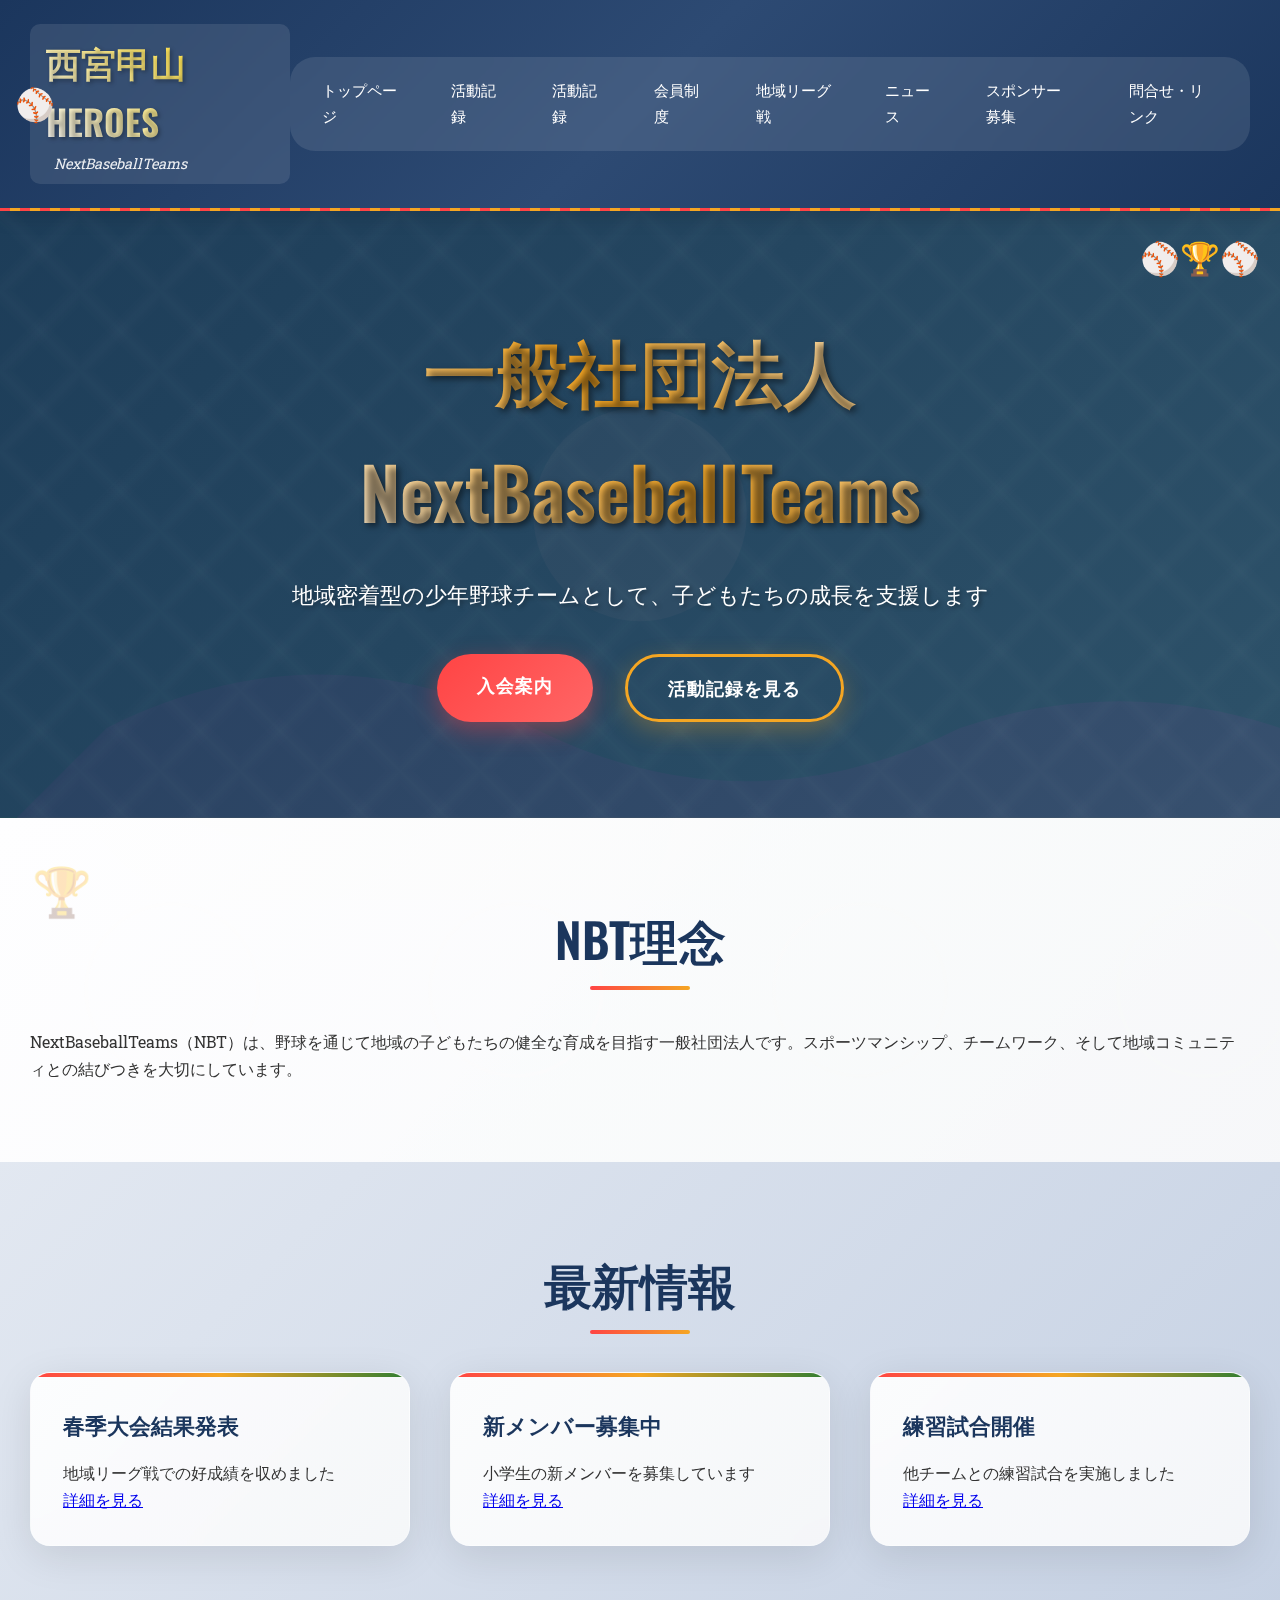
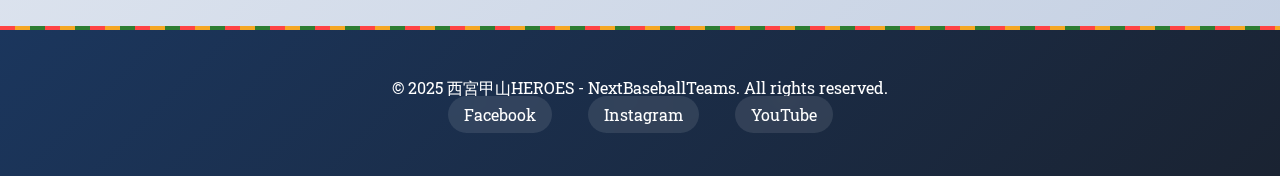
<file: index.html>
<!DOCTYPE html>
<!-- 
    メインページ（index.html） - 西宮甲山HEROESの公式ウェブサイトのトップページ
    このページは一般社団法人NextBaseballTeams（NBT）の西宮甲山HEROESチームの顔となるページです。
    チームの概要、理念、最新情報を訪問者に分かりやすく提示する役割を持ちます。
-->
<html lang="ja">
<head>
    <!-- HTMLページのメタ情報を定義するhead要素 -->
    <meta charset="UTF-8"> <!-- 文字エンコーディングをUTF-8に設定（日本語対応） -->
    <meta name="viewport" content="width=device-width, initial-scale=1.0"> <!-- レスポンシブデザイン対応のビューポート設定 -->
    <title>西宮甲山HEROES - NBT公式サイト</title> <!-- ブラウザのタブに表示されるページタイトル -->
    <link rel="stylesheet" href="assets/css/enhanced-styles.css"> <!-- 外部CSSファイルを読み込み -->
</head>
<body>
    <!-- ページ全体のコンテンツを囲むbody要素 -->
    
    <!-- ページ上部のヘッダーセクション：サイト全体で共通の要素 -->
    <header>
        <!-- サイト内ナビゲーションを提供するnav要素 -->
        <nav>
            <!-- チームロゴとサイト名を表示するロゴエリア -->
            <div class="logo">
                <h1>西宮甲山HEROES</h1> <!-- メインのチーム名 -->
                <p>NextBaseballTeams</p> <!-- 所属団体名 -->
            </div>
            
            <!-- サイト内の主要ページへのナビゲーションメニュー -->
            <ul class="nav-menu">
                <li><a href="index.html">トップページ</a></li> <!-- 現在のページ（ホーム） -->
                <li><a href="activities.html">活動記録</a></li> <!-- チームの活動履歴ページ -->
                <li><a href="pages/activities.html">活動記録</a></li>
                <li><a href="pages/membership.html">会員制度</a></li> <!-- 入会・会員情報ページ -->
                <li><a href="pages/league.html">地域リーグ戦</a></li> <!-- 試合スケジュールと結果ページ -->
                <li><a href="pages/news.html">ニュース</a></li> <!-- 最新情報・お知らせページ -->
                <li><a href="pages/sponsors.html">スポンサー募集</a></li> <!-- スポンサーシップ案内ページ -->
                <li><a href="pages/contact.html">問合せ・リンク</a></li> <!-- 連絡先・関連リンクページ -->
            </ul>
        </nav>
    </header>

    <!-- メインコンテンツエリア：ページ固有の内容を含む -->
    <main>
        <!-- ヒーローセクション：訪問者が最初に目にする印象的な導入部分 -->
        <section class="hero">
            <div class="hero-content">
                <h2>一般社団法人NextBaseballTeams</h2> <!-- 正式な団体名を大きく表示 -->
                <p>地域密着型の少年野球チームとして、子どもたちの成長を支援します</p> <!-- チームのミッション文 -->
                
                <!-- 主要なアクション（CTA：Call To Action）ボタンエリア -->
                <div class="cta-buttons">
                    <a href="pages/membership.html" class="btn primary">入会案内</a> <!-- 最も重要なアクション：入会への導線 -->
                    <a href="activities.html" class="btn secondary">活動記録を見る</a> <!-- セカンダリアクション：活動内容の確認 -->
                </div>
            </div>
        </section>

        <!-- NBT理念セクション：団体の理念と目標を説明 -->
        <section class="nbt-philosophy">
            <div class="container"> <!-- レイアウト調整用のコンテナ -->
                <h2>NBT理念</h2> <!-- セクションタイトル -->
                <!-- 団体の理念・目的・価値観を詳しく説明するテキスト -->
                <p>NextBaseballTeams（NBT）は、野球を通じて地域の子どもたちの健全な育成を目指す一般社団法人です。スポーツマンシップ、チームワーク、そして地域コミュニティとの結びつきを大切にしています。</p>
            </div>
        </section>

        <!-- 最新情報セクション：重要なニュースや更新をハイライト表示 -->
        <section class="latest-news">
            <div class="container">
                <h2>最新情報</h2> <!-- セクションタイトル -->
                
                <!-- ニュース項目をグリッドレイアウトで表示するコンテナ -->
                <div class="news-grid">
                    <!-- 個別のニュース記事：spring tournament結果 -->
                    <article class="news-item">
                        <h3>春季大会結果発表</h3> <!-- ニュースタイトル -->
                        <p>地域リーグ戦での好成績を収めました</p> <!-- ニュース概要 -->
                        <a href="pages/news.html">詳細を見る</a> <!-- 詳細ページへのリンク -->
                    </article>
                    
                    <!-- 個別のニュース記事：メンバー募集 -->
                    <article class="news-item">
                        <h3>新メンバー募集中</h3> <!-- ニュースタイトル -->
                        <p>小学生の新メンバーを募集しています</p> <!-- ニュース概要 -->
                        <a href="pages/membership.html">詳細を見る</a> <!-- 会員制度ページへのリンク -->
                    </article>
                    
                    <!-- 個別のニュース記事：練習試合報告 -->
                    <article class="news-item">
                        <h3>練習試合開催</h3> <!-- ニュースタイトル -->
                        <p>他チームとの練習試合を実施しました</p> <!-- ニュース概要 -->
                        <a href="activities.html">詳細を見る</a> <!-- 活動記録ページへのリンク -->
                    </article>
                </div>
            </div>
        </section>
    </main>

    <!-- サイト下部のフッターセクション：著作権情報とソーシャルリンク -->
    <footer>
        <div class="container">
            <!-- 著作権表示：法的保護とブランド所有権の明示 -->
            <p>&copy; 2025 西宮甲山HEROES - NextBaseballTeams. All rights reserved.</p>
            
            <!-- ソーシャルメディアリンク：外部プラットフォームでの情報発信 -->
            <div class="social-links">
                <a href="#">Facebook</a> <!-- Facebookページへのリンク（未実装） -->
                <a href="#">Instagram</a> <!-- Instagramアカウントへのリンク（未実装） -->
                <a href="#">YouTube</a> <!-- YouTubeチャンネルへのリンク（未実装） -->
            </div>
        </div>
    </footer>

    <!-- JavaScriptファイルの読み込み：インタラクティブ機能を提供 -->
    <script src="assets/js/script.js"></script>
</body>
</html>
</file>
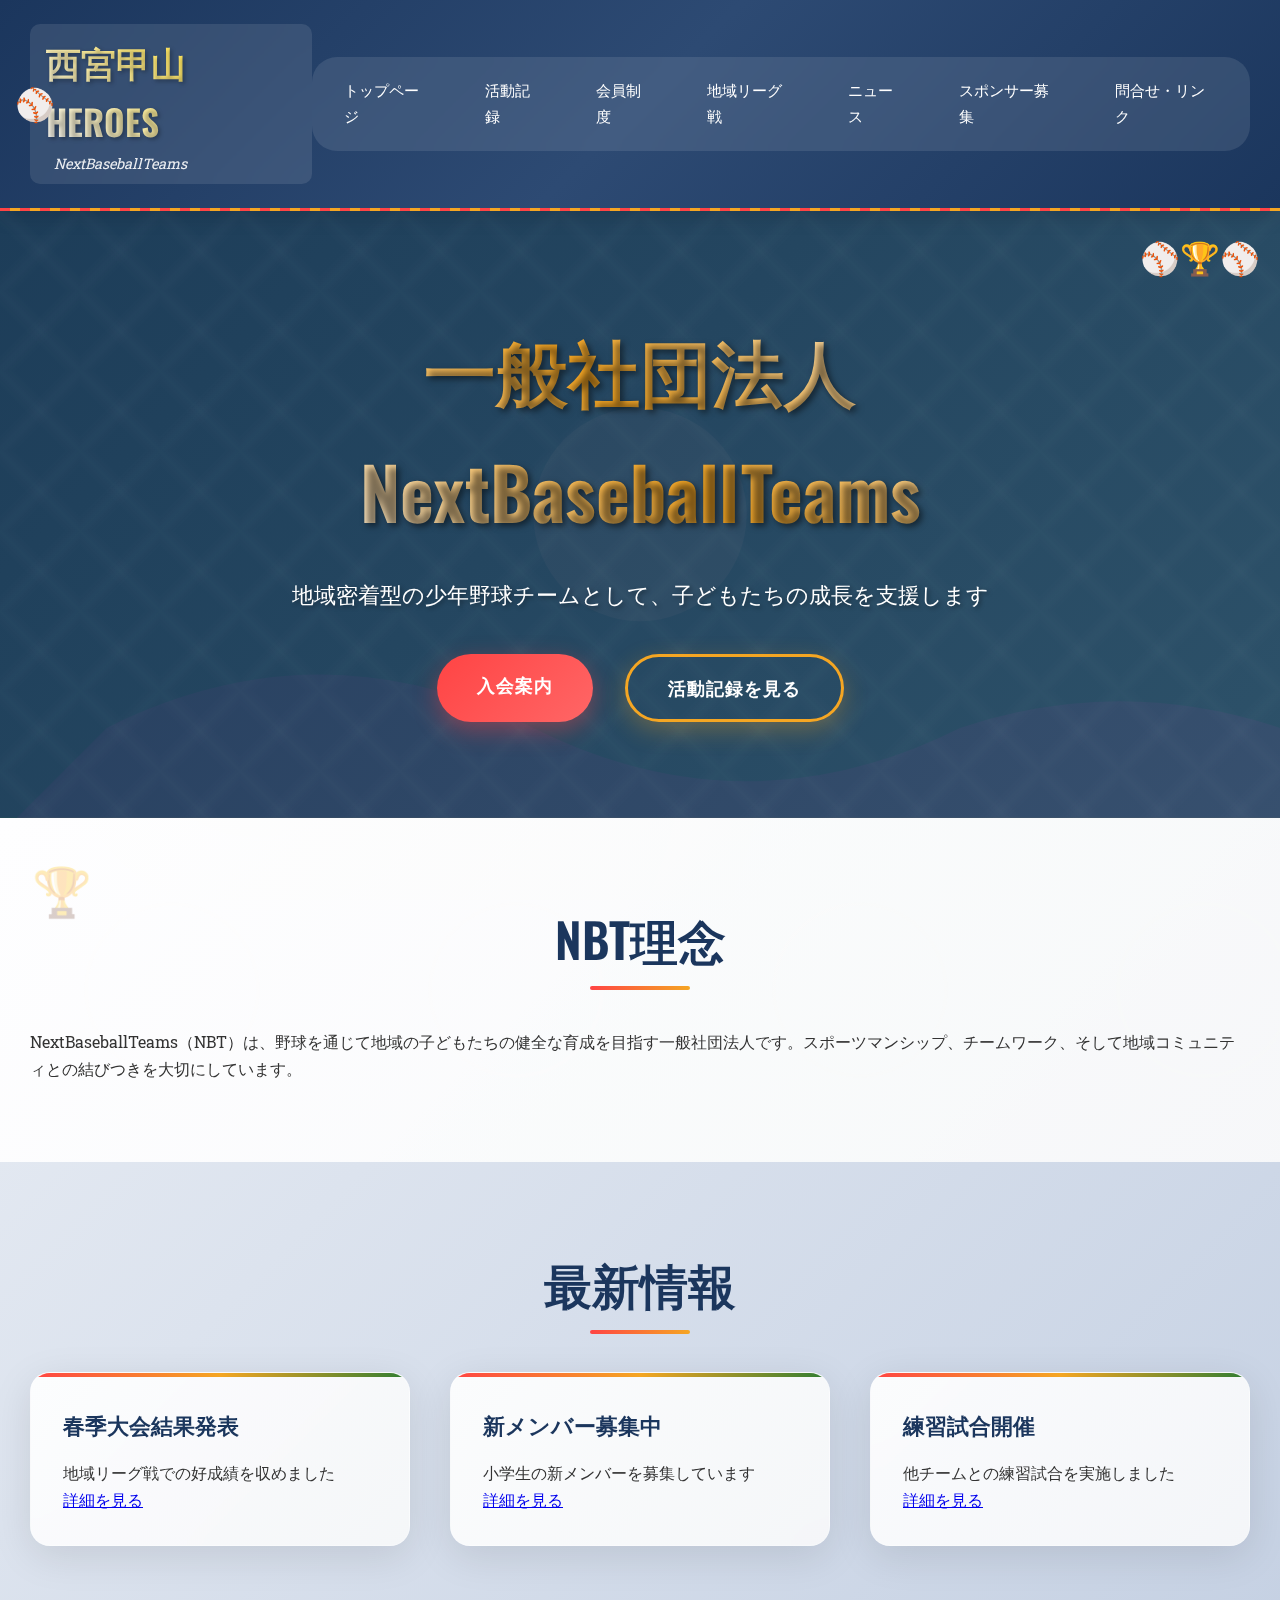
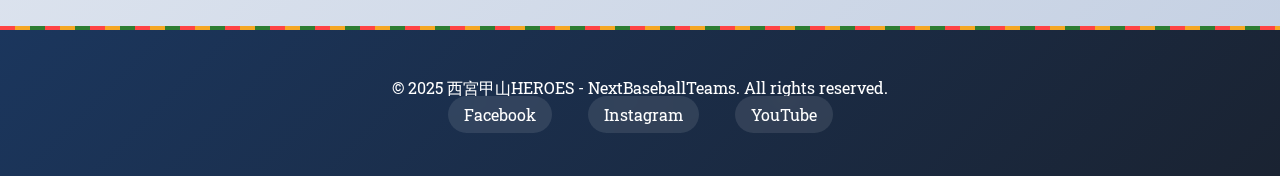
<file: pages/index.html>
<!DOCTYPE html>
<!-- 
    メインページ（index.html） - 西宮甲山HEROESの公式ウェブサイトのトップページ
    このページは一般社団法人NextBaseballTeams（NBT）の西宮甲山HEROESチームの顔となるページです。
    チームの概要、理念、最新情報を訪問者に分かりやすく提示する役割を持ちます。
-->
<html lang="ja">
<head>
    <!-- HTMLページのメタ情報を定義するhead要素 -->
    <meta charset="UTF-8"> <!-- 文字エンコーディングをUTF-8に設定（日本語対応） -->
    <meta name="viewport" content="width=device-width, initial-scale=1.0"> <!-- レスポンシブデザイン対応のビューポート設定 -->
    <title>西宮甲山HEROES - NBT公式サイト</title> <!-- ブラウザのタブに表示されるページタイトル -->
    <link rel="stylesheet" href="../assets/css/enhanced-styles.css"> <!-- 外部CSSファイルを読み込み -->
</head>
<body>
    <!-- ページ全体のコンテンツを囲むbody要素 -->
    
    <!-- ページ上部のヘッダーセクション：サイト全体で共通の要素 -->
    <header>
        <!-- サイト内ナビゲーションを提供するnav要素 -->
        <nav>
            <!-- チームロゴとサイト名を表示するロゴエリア -->
            <div class="logo">
                <h1>西宮甲山HEROES</h1> <!-- メインのチーム名 -->
                <p>NextBaseballTeams</p> <!-- 所属団体名 -->
            </div>
            
            <!-- サイト内の主要ページへのナビゲーションメニュー -->
            <ul class="nav-menu">
                <li><a href="index.html">トップページ</a></li> <!-- 現在のページ（ホーム） -->
                <li><a href="activities.html">活動記録</a></li> <!-- チームの活動履歴ページ -->
                <li><a href="membership.html">会員制度</a></li> <!-- 入会・会員情報ページ -->
                <li><a href="league.html">地域リーグ戦</a></li> <!-- 試合スケジュールと結果ページ -->
                <li><a href="news.html">ニュース</a></li> <!-- 最新情報・お知らせページ -->
                <li><a href="sponsors.html">スポンサー募集</a></li> <!-- スポンサーシップ案内ページ -->
                <li><a href="contact.html">問合せ・リンク</a></li> <!-- 連絡先・関連リンクページ -->
            </ul>
        </nav>
    </header>

    <!-- メインコンテンツエリア：ページ固有の内容を含む -->
    <main>
        <!-- ヒーローセクション：訪問者が最初に目にする印象的な導入部分 -->
        <section class="hero">
            <div class="hero-content">
                <h2>一般社団法人NextBaseballTeams</h2> <!-- 正式な団体名を大きく表示 -->
                <p>地域密着型の少年野球チームとして、子どもたちの成長を支援します</p> <!-- チームのミッション文 -->
                
                <!-- 主要なアクション（CTA：Call To Action）ボタンエリア -->
                <div class="cta-buttons">
                    <a href="membership.html" class="btn primary">入会案内</a> <!-- 最も重要なアクション：入会への導線 -->
                    <a href="activities.html" class="btn secondary">活動記録を見る</a> <!-- セカンダリアクション：活動内容の確認 -->
                </div>
            </div>
        </section>

        <!-- NBT理念セクション：団体の理念と目標を説明 -->
        <section class="nbt-philosophy">
            <div class="container"> <!-- レイアウト調整用のコンテナ -->
                <h2>NBT理念</h2> <!-- セクションタイトル -->
                <!-- 団体の理念・目的・価値観を詳しく説明するテキスト -->
                <p>NextBaseballTeams（NBT）は、野球を通じて地域の子どもたちの健全な育成を目指す一般社団法人です。スポーツマンシップ、チームワーク、そして地域コミュニティとの結びつきを大切にしています。</p>
            </div>
        </section>

        <!-- 最新情報セクション：重要なニュースや更新をハイライト表示 -->
        <section class="latest-news">
            <div class="container">
                <h2>最新情報</h2> <!-- セクションタイトル -->
                
                <!-- ニュース項目をグリッドレイアウトで表示するコンテナ -->
                <div class="news-grid">
                    <!-- 個別のニュース記事：spring tournament結果 -->
                    <article class="news-item">
                        <h3>春季大会結果発表</h3> <!-- ニュースタイトル -->
                        <p>地域リーグ戦での好成績を収めました</p> <!-- ニュース概要 -->
                        <a href="news.html">詳細を見る</a> <!-- 詳細ページへのリンク -->
                    </article>
                    
                    <!-- 個別のニュース記事：メンバー募集 -->
                    <article class="news-item">
                        <h3>新メンバー募集中</h3> <!-- ニュースタイトル -->
                        <p>小学生の新メンバーを募集しています</p> <!-- ニュース概要 -->
                        <a href="membership.html">詳細を見る</a> <!-- 会員制度ページへのリンク -->
                    </article>
                    
                    <!-- 個別のニュース記事：練習試合報告 -->
                    <article class="news-item">
                        <h3>練習試合開催</h3> <!-- ニュースタイトル -->
                        <p>他チームとの練習試合を実施しました</p> <!-- ニュース概要 -->
                        <a href="activities.html">詳細を見る</a> <!-- 活動記録ページへのリンク -->
                    </article>
                </div>
            </div>
        </section>
    </main>

    <!-- サイト下部のフッターセクション：著作権情報とソーシャルリンク -->
    <footer>
        <div class="container">
            <!-- 著作権表示：法的保護とブランド所有権の明示 -->
            <p>&copy; 2025 西宮甲山HEROES - NextBaseballTeams. All rights reserved.</p>
            
            <!-- ソーシャルメディアリンク：外部プラットフォームでの情報発信 -->
            <div class="social-links">
                <a href="#">Facebook</a> <!-- Facebookページへのリンク（未実装） -->
                <a href="#">Instagram</a> <!-- Instagramアカウントへのリンク（未実装） -->
                <a href="#">YouTube</a> <!-- YouTubeチャンネルへのリンク（未実装） -->
            </div>
        </div>
    </footer>

    <!-- JavaScriptファイルの読み込み：インタラクティブ機能を提供 -->
    <script src="../assets/js/script.js"></script>
</body>
</html>
</file>
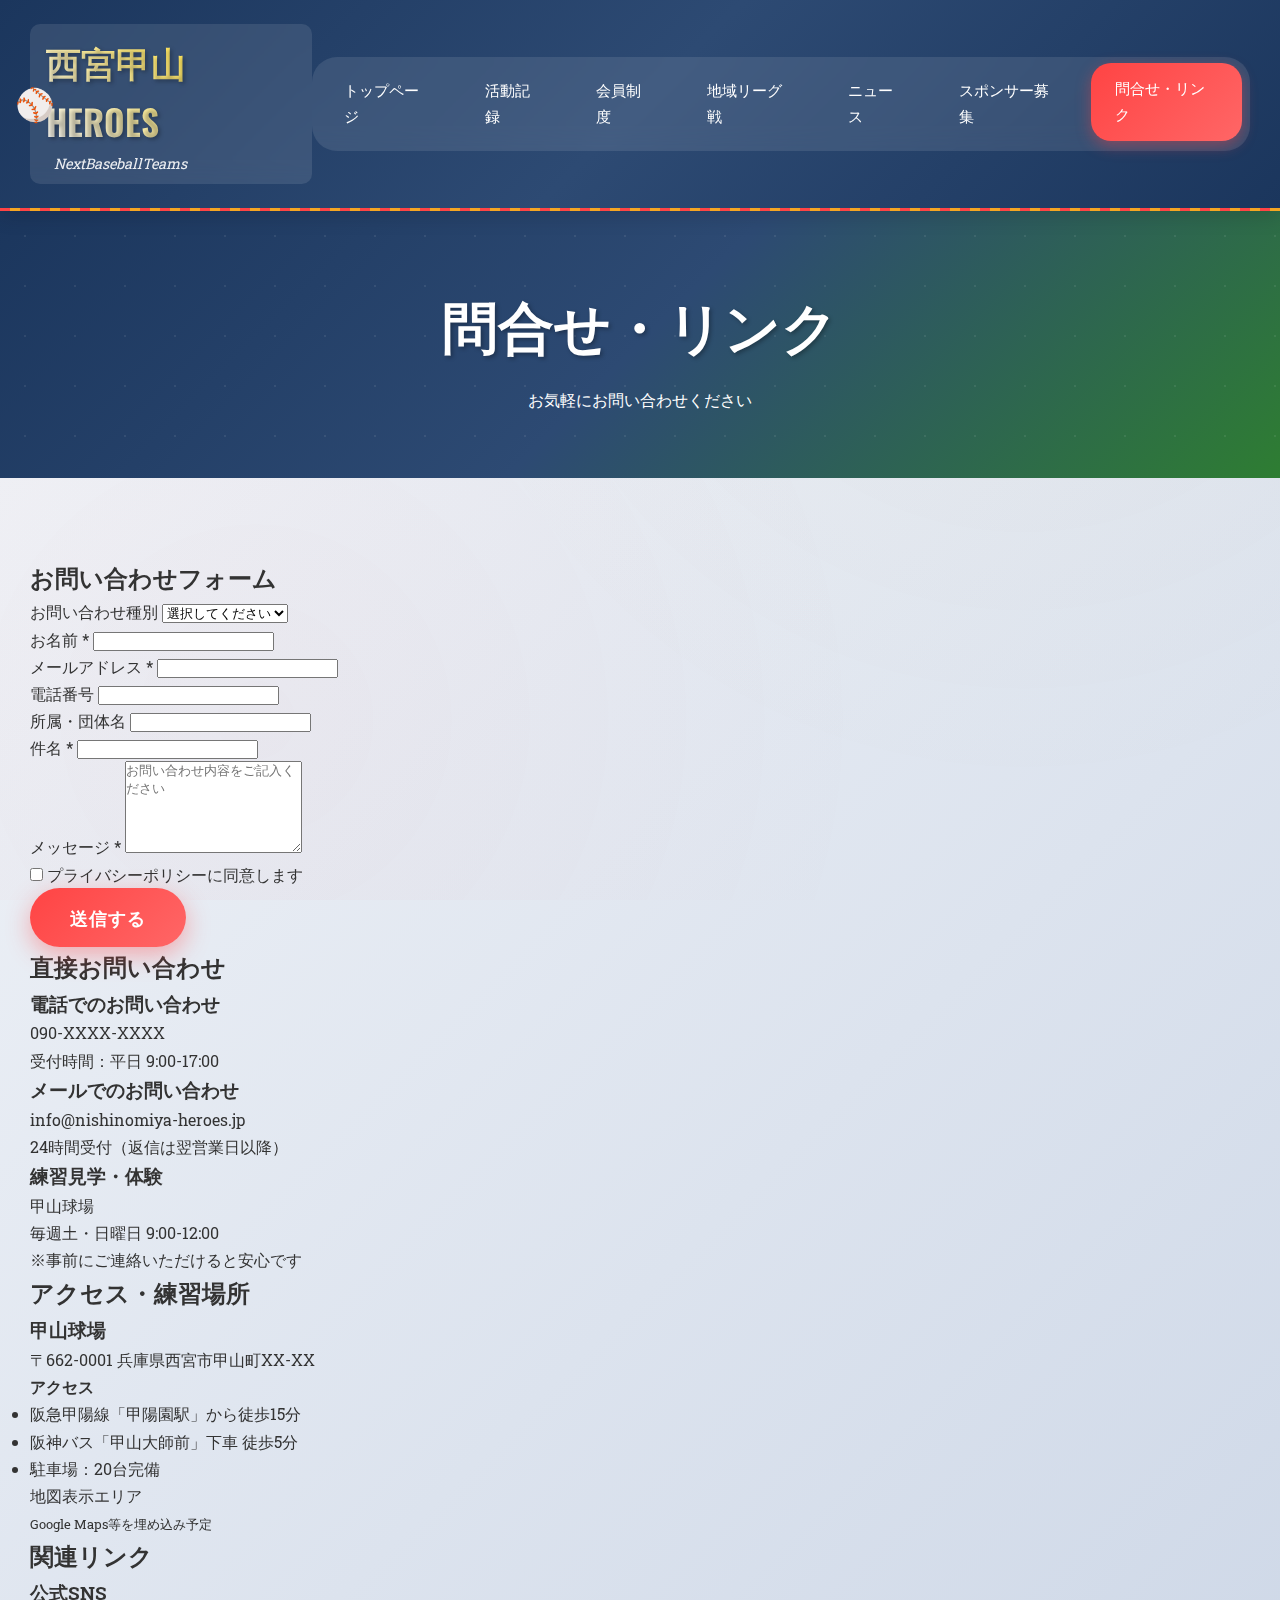
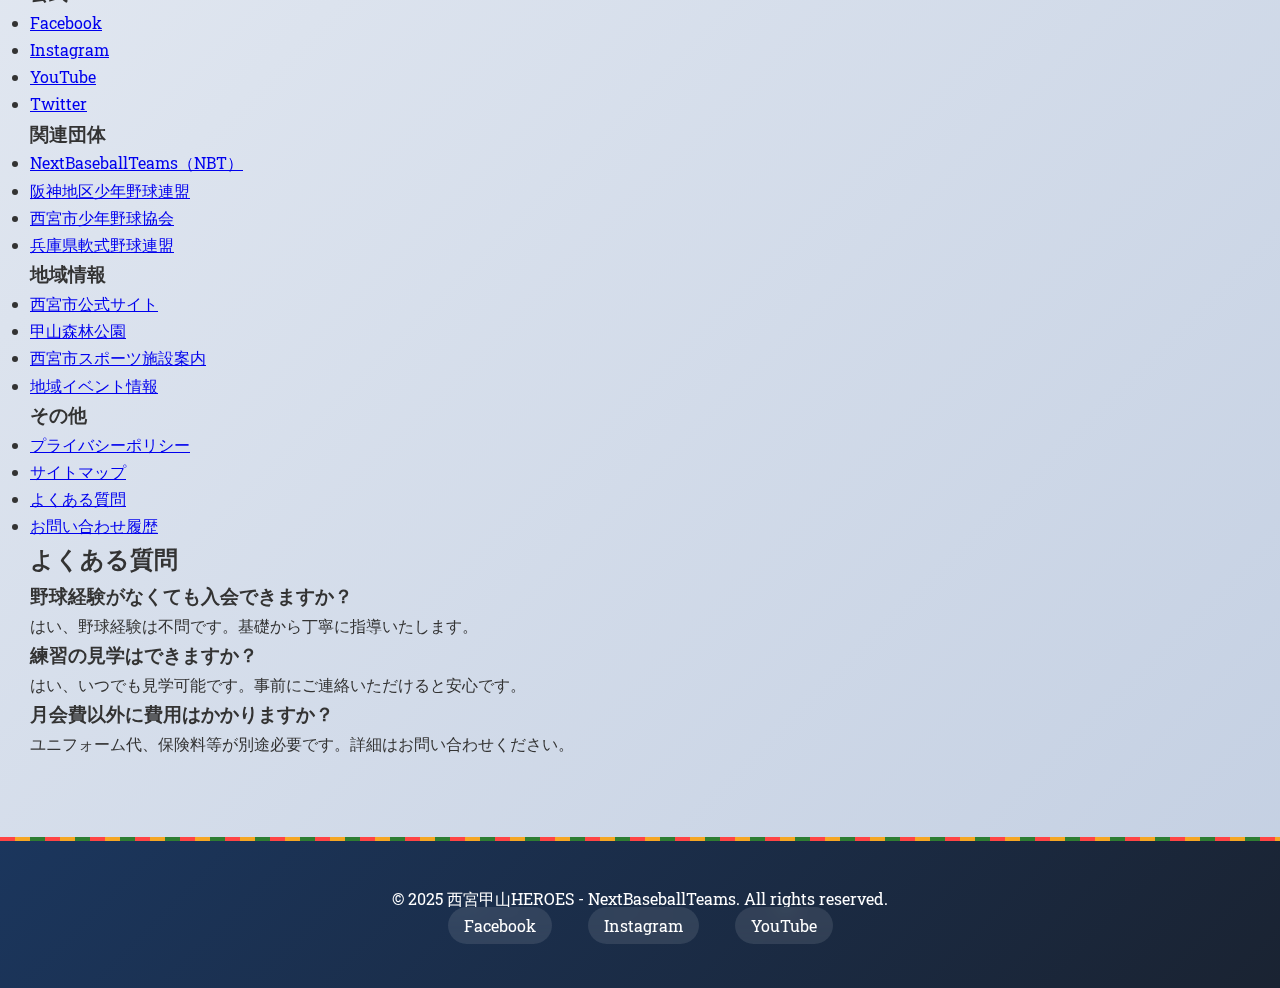
<file: contact.html>
<!DOCTYPE html>
<html lang="ja">
<head>
    <meta charset="UTF-8">
    <meta name="viewport" content="width=device-width, initial-scale=1.0">
    <title>問合せ・リンク - 西宮甲山HEROES</title>
    <link rel="stylesheet" href="enhanced-styles.css">
</head>
<body>
    <header>
        <nav>
            <div class="logo">
                <h1>西宮甲山HEROES</h1>
                <p>NextBaseballTeams</p>
            </div>
            <ul class="nav-menu">
                <li><a href="index.html">トップページ</a></li>
                <li><a href="activities.html">活動記録</a></li>
                <li><a href="membership.html">会員制度</a></li>
                <li><a href="league.html">地域リーグ戦</a></li>
                <li><a href="news.html">ニュース</a></li>
                <li><a href="sponsors.html">スポンサー募集</a></li>
                <li><a href="contact.html" class="active">問合せ・リンク</a></li>
            </ul>
        </nav>
    </header>

    <main>
        <section class="page-header">
            <div class="container">
                <h1>問合せ・リンク</h1>
                <p>お気軽にお問い合わせください</p>
            </div>
        </section>

        <section class="contact-content">
            <div class="container">
                <div class="contact-form-section">
                    <h2>お問い合わせフォーム</h2>
                    <form class="contact-form">
                        <div class="form-group">
                            <label for="inquiry-type">お問い合わせ種別</label>
                            <select id="inquiry-type" name="inquiry-type" required>
                                <option value="">選択してください</option>
                                <option value="membership">入会について</option>
                                <option value="activities">活動について</option>
                                <option value="sponsor">スポンサーシップ</option>
                                <option value="general">その他</option>
                            </select>
                        </div>

                        <div class="form-row">
                            <div class="form-group">
                                <label for="name">お名前 <span class="required">*</span></label>
                                <input type="text" id="name" name="name" required>
                            </div>
                            <div class="form-group">
                                <label for="email">メールアドレス <span class="required">*</span></label>
                                <input type="email" id="email" name="email" required>
                            </div>
                        </div>

                        <div class="form-row">
                            <div class="form-group">
                                <label for="phone">電話番号</label>
                                <input type="tel" id="phone" name="phone">
                            </div>
                            <div class="form-group">
                                <label for="organization">所属・団体名</label>
                                <input type="text" id="organization" name="organization">
                            </div>
                        </div>

                        <div class="form-group">
                            <label for="subject">件名 <span class="required">*</span></label>
                            <input type="text" id="subject" name="subject" required>
                        </div>

                        <div class="form-group">
                            <label for="message">メッセージ <span class="required">*</span></label>
                            <textarea id="message" name="message" rows="6" required placeholder="お問い合わせ内容をご記入ください"></textarea>
                        </div>

                        <div class="form-group checkbox-group">
                            <label>
                                <input type="checkbox" name="privacy" required>
                                <span class="checkmark"></span>
                                プライバシーポリシーに同意します
                            </label>
                        </div>

                        <button type="submit" class="btn primary large">送信する</button>
                    </form>
                </div>

                <div class="contact-info-section">
                    <h2>直接お問い合わせ</h2>
                    <div class="contact-methods">
                        <div class="contact-method">
                            <h3>電話でのお問い合わせ</h3>
                            <p class="contact-detail">090-XXXX-XXXX</p>
                            <p class="contact-note">受付時間：平日 9:00-17:00</p>
                        </div>

                        <div class="contact-method">
                            <h3>メールでのお問い合わせ</h3>
                            <p class="contact-detail">info@nishinomiya-heroes.jp</p>
                            <p class="contact-note">24時間受付（返信は翌営業日以降）</p>
                        </div>

                        <div class="contact-method">
                            <h3>練習見学・体験</h3>
                            <p class="contact-detail">甲山球場</p>
                            <p class="contact-note">毎週土・日曜日 9:00-12:00</p>
                            <p class="contact-note">※事前にご連絡いただけると安心です</p>
                        </div>
                    </div>
                </div>

                <div class="map-section">
                    <h2>アクセス・練習場所</h2>
                    <div class="location-info">
                        <div class="location-details">
                            <h3>甲山球場</h3>
                            <p class="address">〒662-0001 兵庫県西宮市甲山町XX-XX</p>
                            <div class="access-info">
                                <h4>アクセス</h4>
                                <ul>
                                    <li>阪急甲陽線「甲陽園駅」から徒歩15分</li>
                                    <li>阪神バス「甲山大師前」下車 徒歩5分</li>
                                    <li>駐車場：20台完備</li>
                                </ul>
                            </div>
                        </div>
                        <div class="map-placeholder">
                            <div class="map-content">
                                <p>地図表示エリア</p>
                                <small>Google Maps等を埋め込み予定</small>
                            </div>
                        </div>
                    </div>
                </div>

                <div class="links-section">
                    <h2>関連リンク</h2>
                    <div class="links-grid">
                        <div class="link-category">
                            <h3>公式SNS</h3>
                            <ul class="link-list">
                                <li><a href="#" target="_blank">Facebook</a></li>
                                <li><a href="#" target="_blank">Instagram</a></li>
                                <li><a href="#" target="_blank">YouTube</a></li>
                                <li><a href="#" target="_blank">Twitter</a></li>
                            </ul>
                        </div>

                        <div class="link-category">
                            <h3>関連団体</h3>
                            <ul class="link-list">
                                <li><a href="#" target="_blank">NextBaseballTeams（NBT）</a></li>
                                <li><a href="#" target="_blank">阪神地区少年野球連盟</a></li>
                                <li><a href="#" target="_blank">西宮市少年野球協会</a></li>
                                <li><a href="#" target="_blank">兵庫県軟式野球連盟</a></li>
                            </ul>
                        </div>

                        <div class="link-category">
                            <h3>地域情報</h3>
                            <ul class="link-list">
                                <li><a href="#" target="_blank">西宮市公式サイト</a></li>
                                <li><a href="#" target="_blank">甲山森林公園</a></li>
                                <li><a href="#" target="_blank">西宮市スポーツ施設案内</a></li>
                                <li><a href="#" target="_blank">地域イベント情報</a></li>
                            </ul>
                        </div>

                        <div class="link-category">
                            <h3>その他</h3>
                            <ul class="link-list">
                                <li><a href="#">プライバシーポリシー</a></li>
                                <li><a href="#">サイトマップ</a></li>
                                <li><a href="#">よくある質問</a></li>
                                <li><a href="#">お問い合わせ履歴</a></li>
                            </ul>
                        </div>
                    </div>
                </div>

                <div class="faq-section">
                    <h2>よくある質問</h2>
                    <div class="faq-list">
                        <div class="faq-item">
                            <h3>野球経験がなくても入会できますか？</h3>
                            <p>はい、野球経験は不問です。基礎から丁寧に指導いたします。</p>
                        </div>
                        <div class="faq-item">
                            <h3>練習の見学はできますか？</h3>
                            <p>はい、いつでも見学可能です。事前にご連絡いただけると安心です。</p>
                        </div>
                        <div class="faq-item">
                            <h3>月会費以外に費用はかかりますか？</h3>
                            <p>ユニフォーム代、保険料等が別途必要です。詳細はお問い合わせください。</p>
                        </div>
                    </div>
                </div>
            </div>
        </section>
    </main>

    <footer>
        <div class="container">
            <p>&copy; 2025 西宮甲山HEROES - NextBaseballTeams. All rights reserved.</p>
            <div class="social-links">
                <a href="#">Facebook</a>
                <a href="#">Instagram</a>
                <a href="#">YouTube</a>
            </div>
        </div>
    </footer>

    <script src="script.js"></script>
</body>
</html>
</file>
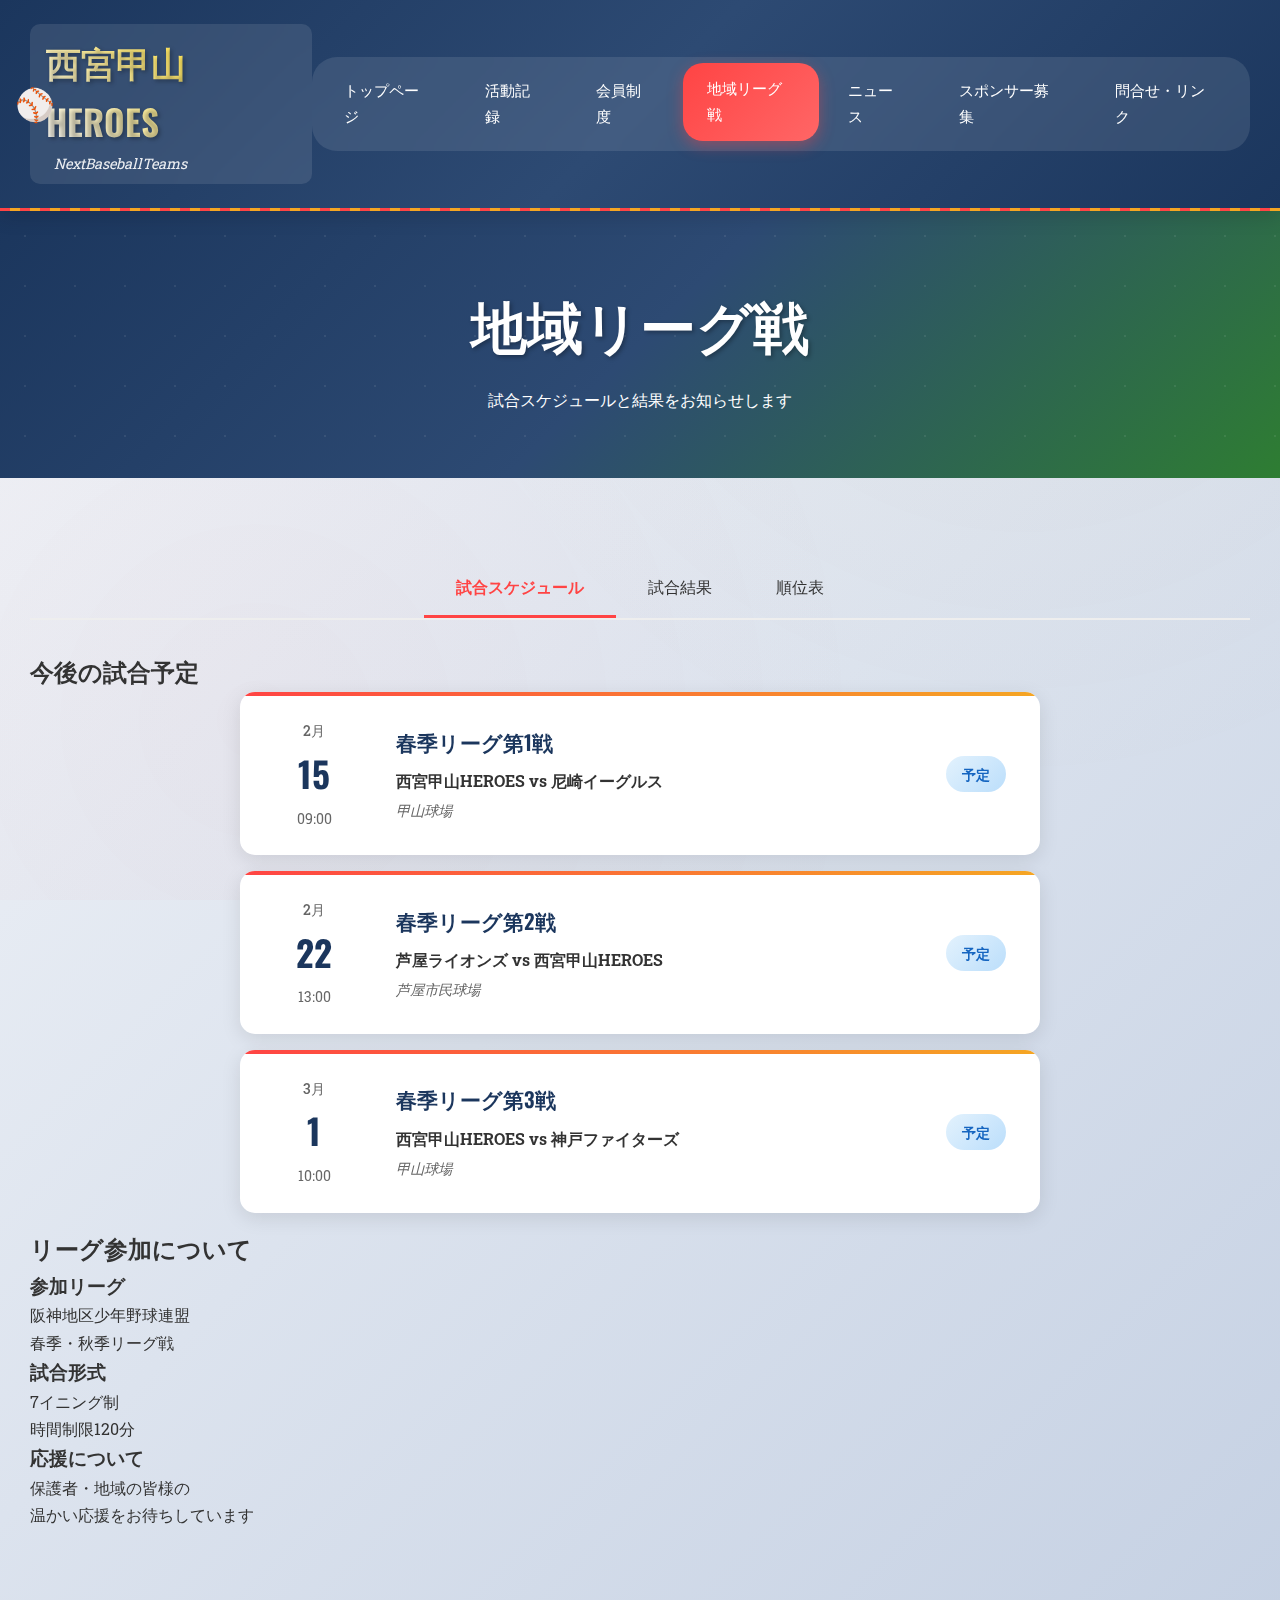
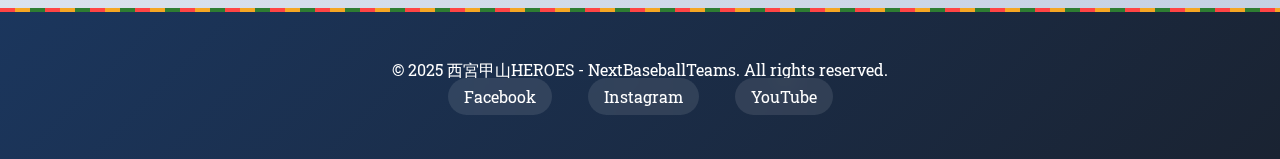
<file: league.html>
<!DOCTYPE html>
<html lang="ja">
<head>
    <meta charset="UTF-8">
    <meta name="viewport" content="width=device-width, initial-scale=1.0">
    <title>地域リーグ戦 - 西宮甲山HEROES</title>
    <link rel="stylesheet" href="enhanced-styles.css">
</head>
<body>
    <header>
        <nav>
            <div class="logo">
                <h1>西宮甲山HEROES</h1>
                <p>NextBaseballTeams</p>
            </div>
            <ul class="nav-menu">
                <li><a href="index.html">トップページ</a></li>
                <li><a href="activities.html">活動記録</a></li>
                <li><a href="membership.html">会員制度</a></li>
                <li><a href="league.html" class="active">地域リーグ戦</a></li>
                <li><a href="news.html">ニュース</a></li>
                <li><a href="sponsors.html">スポンサー募集</a></li>
                <li><a href="contact.html">問合せ・リンク</a></li>
            </ul>
        </nav>
    </header>

    <main>
        <section class="page-header">
            <div class="container">
                <h1>地域リーグ戦</h1>
                <p>試合スケジュールと結果をお知らせします</p>
            </div>
        </section>

        <section class="league-content">
            <div class="container">
                <div class="league-tabs">
                    <button class="tab-btn active" data-tab="schedule">試合スケジュール</button>
                    <button class="tab-btn" data-tab="results">試合結果</button>
                    <button class="tab-btn" data-tab="standings">順位表</button>
                </div>

                <div class="tab-content active" id="schedule">
                    <h2>今後の試合予定</h2>
                    <div class="schedule-list">
                        <div class="match-item upcoming">
                            <div class="match-date">
                                <span class="month">2月</span>
                                <span class="day">15</span>
                                <span class="time">09:00</span>
                            </div>
                            <div class="match-info">
                                <h3>春季リーグ第1戦</h3>
                                <p class="teams">西宮甲山HEROES vs 尼崎イーグルス</p>
                                <p class="venue">甲山球場</p>
                            </div>
                            <div class="match-status">
                                <span class="status upcoming">予定</span>
                            </div>
                        </div>

                        <div class="match-item upcoming">
                            <div class="match-date">
                                <span class="month">2月</span>
                                <span class="day">22</span>
                                <span class="time">13:00</span>
                            </div>
                            <div class="match-info">
                                <h3>春季リーグ第2戦</h3>
                                <p class="teams">芦屋ライオンズ vs 西宮甲山HEROES</p>
                                <p class="venue">芦屋市民球場</p>
                            </div>
                            <div class="match-status">
                                <span class="status upcoming">予定</span>
                            </div>
                        </div>

                        <div class="match-item upcoming">
                            <div class="match-date">
                                <span class="month">3月</span>
                                <span class="day">1</span>
                                <span class="time">10:00</span>
                            </div>
                            <div class="match-info">
                                <h3>春季リーグ第3戦</h3>
                                <p class="teams">西宮甲山HEROES vs 神戸ファイターズ</p>
                                <p class="venue">甲山球場</p>
                            </div>
                            <div class="match-status">
                                <span class="status upcoming">予定</span>
                            </div>
                        </div>
                    </div>
                </div>

                <div class="tab-content" id="results">
                    <h2>最近の試合結果</h2>
                    <div class="results-list">
                        <div class="match-item completed">
                            <div class="match-date">
                                <span class="month">1月</span>
                                <span class="day">20</span>
                            </div>
                            <div class="match-info">
                                <h3>新春交流戦</h3>
                                <p class="teams">西宮甲山HEROES vs 宝塚タイガース</p>
                                <p class="venue">甲山球場</p>
                                <div class="score win">
                                    <span class="home-team">西宮甲山HEROES</span>
                                    <span class="score-display">8 - 3</span>
                                    <span class="away-team">宝塚タイガース</span>
                                </div>
                            </div>
                            <div class="match-status">
                                <span class="status win">勝利</span>
                            </div>
                        </div>

                        <div class="match-item completed">
                            <div class="match-date">
                                <span class="month">1月</span>
                                <span class="day">14</span>
                            </div>
                            <div class="match-info">
                                <h3>練習試合</h3>
                                <p class="teams">神戸ドルフィンズ vs 西宮甲山HEROES</p>
                                <p class="venue">神戸市民球場</p>
                                <div class="score loss">
                                    <span class="away-team">神戸ドルフィンズ</span>
                                    <span class="score-display">6 - 4</span>
                                    <span class="home-team">西宮甲山HEROES</span>
                                </div>
                            </div>
                            <div class="match-status">
                                <span class="status loss">惜敗</span>
                            </div>
                        </div>
                    </div>
                </div>

                <div class="tab-content" id="standings">
                    <h2>春季リーグ順位表</h2>
                    <div class="standings-table">
                        <table>
                            <thead>
                                <tr>
                                    <th>順位</th>
                                    <th>チーム名</th>
                                    <th>試合数</th>
                                    <th>勝</th>
                                    <th>敗</th>
                                    <th>勝率</th>
                                    <th>得点</th>
                                    <th>失点</th>
                                </tr>
                            </thead>
                            <tbody>
                                <tr class="current-team">
                                    <td>2</td>
                                    <td>西宮甲山HEROES</td>
                                    <td>2</td>
                                    <td>1</td>
                                    <td>1</td>
                                    <td>.500</td>
                                    <td>12</td>
                                    <td>9</td>
                                </tr>
                                <tr>
                                    <td>1</td>
                                    <td>芦屋ライオンズ</td>
                                    <td>1</td>
                                    <td>1</td>
                                    <td>0</td>
                                    <td>1.000</td>
                                    <td>7</td>
                                    <td>3</td>
                                </tr>
                                <tr>
                                    <td>3</td>
                                    <td>神戸ファイターズ</td>
                                    <td>1</td>
                                    <td>0</td>
                                    <td>1</td>
                                    <td>.000</td>
                                    <td>2</td>
                                    <td>5</td>
                                </tr>
                                <tr>
                                    <td>4</td>
                                    <td>尼崎イーグルス</td>
                                    <td>0</td>
                                    <td>0</td>
                                    <td>0</td>
                                    <td>-</td>
                                    <td>0</td>
                                    <td>0</td>
                                </tr>
                            </tbody>
                        </table>
                    </div>
                </div>

                <div class="league-info">
                    <h2>リーグ参加について</h2>
                    <div class="info-grid">
                        <div class="info-item">
                            <h3>参加リーグ</h3>
                            <p>阪神地区少年野球連盟<br>春季・秋季リーグ戦</p>
                        </div>
                        <div class="info-item">
                            <h3>試合形式</h3>
                            <p>7イニング制<br>時間制限120分</p>
                        </div>
                        <div class="info-item">
                            <h3>応援について</h3>
                            <p>保護者・地域の皆様の<br>温かい応援をお待ちしています</p>
                        </div>
                    </div>
                </div>
            </div>
        </section>
    </main>

    <footer>
        <div class="container">
            <p>&copy; 2025 西宮甲山HEROES - NextBaseballTeams. All rights reserved.</p>
            <div class="social-links">
                <a href="#">Facebook</a>
                <a href="#">Instagram</a>
                <a href="#">YouTube</a>
            </div>
        </div>
    </footer>

    <script src="script.js"></script>
</body>
</html>
</file>
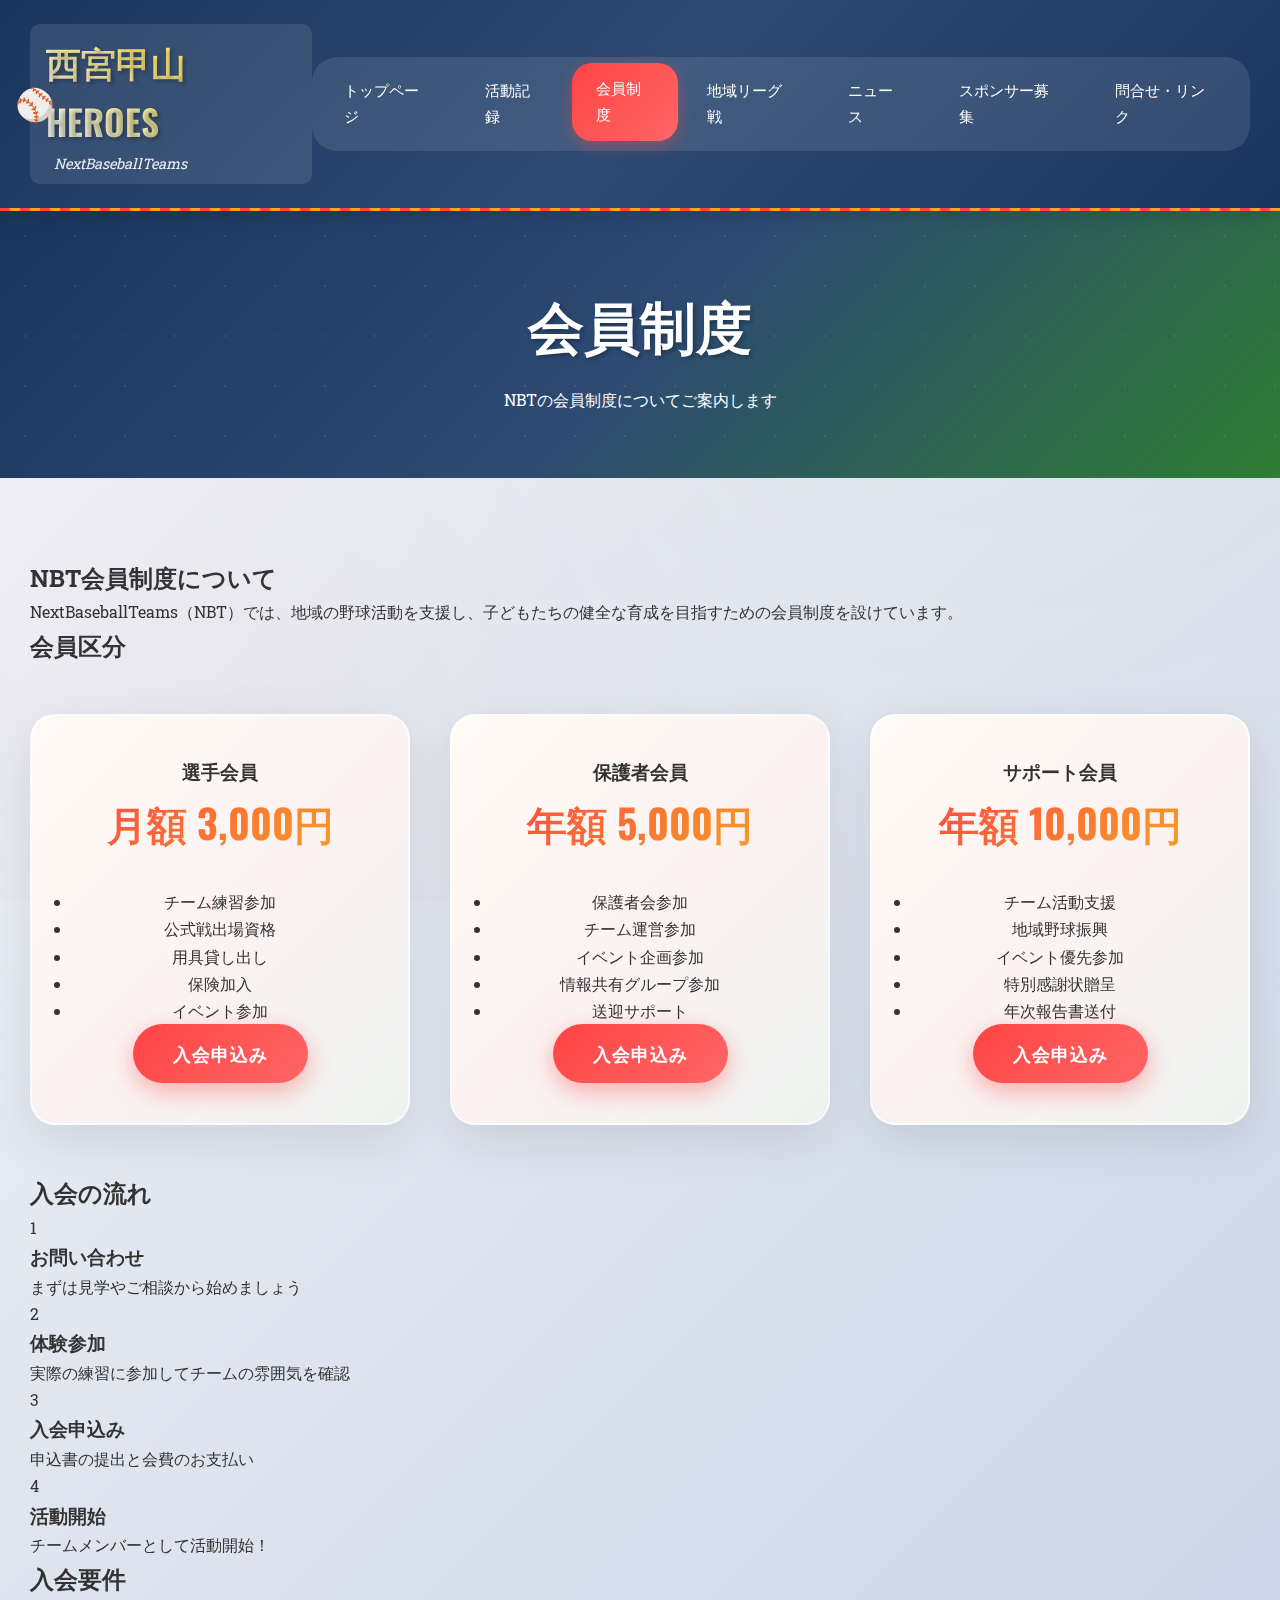
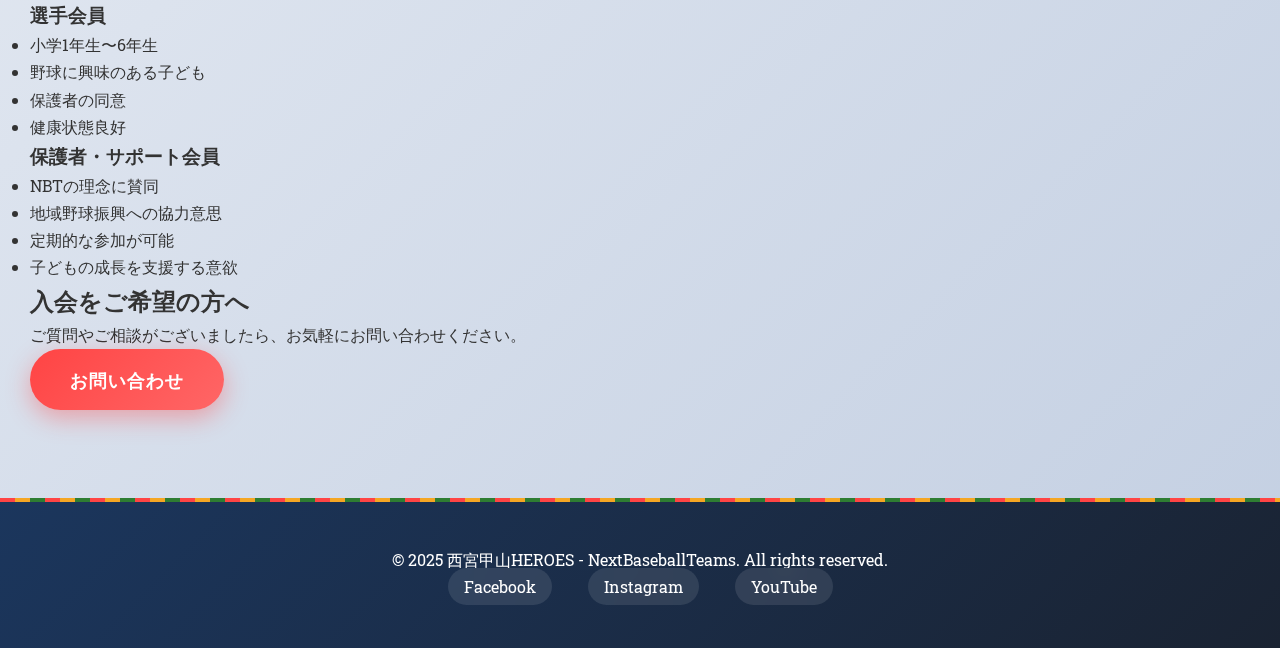
<file: membership.html>
<!DOCTYPE html>
<html lang="ja">
<head>
    <meta charset="UTF-8">
    <meta name="viewport" content="width=device-width, initial-scale=1.0">
    <title>会員制度 - 西宮甲山HEROES</title>
    <link rel="stylesheet" href="enhanced-styles.css">
</head>
<body>
    <header>
        <nav>
            <div class="logo">
                <h1>西宮甲山HEROES</h1>
                <p>NextBaseballTeams</p>
            </div>
            <ul class="nav-menu">
                <li><a href="index.html">トップページ</a></li>
                <li><a href="activities.html">活動記録</a></li>
                <li><a href="membership.html" class="active">会員制度</a></li>
                <li><a href="league.html">地域リーグ戦</a></li>
                <li><a href="news.html">ニュース</a></li>
                <li><a href="sponsors.html">スポンサー募集</a></li>
                <li><a href="contact.html">問合せ・リンク</a></li>
            </ul>
        </nav>
    </header>

    <main>
        <section class="page-header">
            <div class="container">
                <h1>会員制度</h1>
                <p>NBTの会員制度についてご案内します</p>
            </div>
        </section>

        <section class="membership-content">
            <div class="container">
                <div class="membership-overview">
                    <h2>NBT会員制度について</h2>
                    <p>NextBaseballTeams（NBT）では、地域の野球活動を支援し、子どもたちの健全な育成を目指すための会員制度を設けています。</p>
                </div>

                <div class="membership-types">
                    <h2>会員区分</h2>
                    <div class="membership-grid">
                        <div class="membership-card">
                            <h3>選手会員</h3>
                            <div class="price">月額 3,000円</div>
                            <ul class="benefits">
                                <li>チーム練習参加</li>
                                <li>公式戦出場資格</li>
                                <li>用具貸し出し</li>
                                <li>保険加入</li>
                                <li>イベント参加</li>
                            </ul>
                            <button class="btn primary">入会申込み</button>
                        </div>

                        <div class="membership-card">
                            <h3>保護者会員</h3>
                            <div class="price">年額 5,000円</div>
                            <ul class="benefits">
                                <li>保護者会参加</li>
                                <li>チーム運営参加</li>
                                <li>イベント企画参加</li>
                                <li>情報共有グループ参加</li>
                                <li>送迎サポート</li>
                            </ul>
                            <button class="btn primary">入会申込み</button>
                        </div>

                        <div class="membership-card">
                            <h3>サポート会員</h3>
                            <div class="price">年額 10,000円</div>
                            <ul class="benefits">
                                <li>チーム活動支援</li>
                                <li>地域野球振興</li>
                                <li>イベント優先参加</li>
                                <li>特別感謝状贈呈</li>
                                <li>年次報告書送付</li>
                            </ul>
                            <button class="btn primary">入会申込み</button>
                        </div>
                    </div>
                </div>

                <div class="membership-process">
                    <h2>入会の流れ</h2>
                    <div class="process-steps">
                        <div class="step">
                            <div class="step-number">1</div>
                            <h3>お問い合わせ</h3>
                            <p>まずは見学やご相談から始めましょう</p>
                        </div>
                        <div class="step">
                            <div class="step-number">2</div>
                            <h3>体験参加</h3>
                            <p>実際の練習に参加してチームの雰囲気を確認</p>
                        </div>
                        <div class="step">
                            <div class="step-number">3</div>
                            <h3>入会申込み</h3>
                            <p>申込書の提出と会費のお支払い</p>
                        </div>
                        <div class="step">
                            <div class="step-number">4</div>
                            <h3>活動開始</h3>
                            <p>チームメンバーとして活動開始！</p>
                        </div>
                    </div>
                </div>

                <div class="membership-requirements">
                    <h2>入会要件</h2>
                    <div class="requirements-grid">
                        <div class="requirement-item">
                            <h3>選手会員</h3>
                            <ul>
                                <li>小学1年生〜6年生</li>
                                <li>野球に興味のある子ども</li>
                                <li>保護者の同意</li>
                                <li>健康状態良好</li>
                            </ul>
                        </div>
                        <div class="requirement-item">
                            <h3>保護者・サポート会員</h3>
                            <ul>
                                <li>NBTの理念に賛同</li>
                                <li>地域野球振興への協力意思</li>
                                <li>定期的な参加が可能</li>
                                <li>子どもの成長を支援する意欲</li>
                            </ul>
                        </div>
                    </div>
                </div>

                <div class="contact-cta">
                    <h2>入会をご希望の方へ</h2>
                    <p>ご質問やご相談がございましたら、お気軽にお問い合わせください。</p>
                    <a href="contact.html" class="btn primary large">お問い合わせ</a>
                </div>
            </div>
        </section>
    </main>

    <footer>
        <div class="container">
            <p>&copy; 2025 西宮甲山HEROES - NextBaseballTeams. All rights reserved.</p>
            <div class="social-links">
                <a href="#">Facebook</a>
                <a href="#">Instagram</a>
                <a href="#">YouTube</a>
            </div>
        </div>
    </footer>

    <script src="script.js"></script>
</body>
</html>
</file>
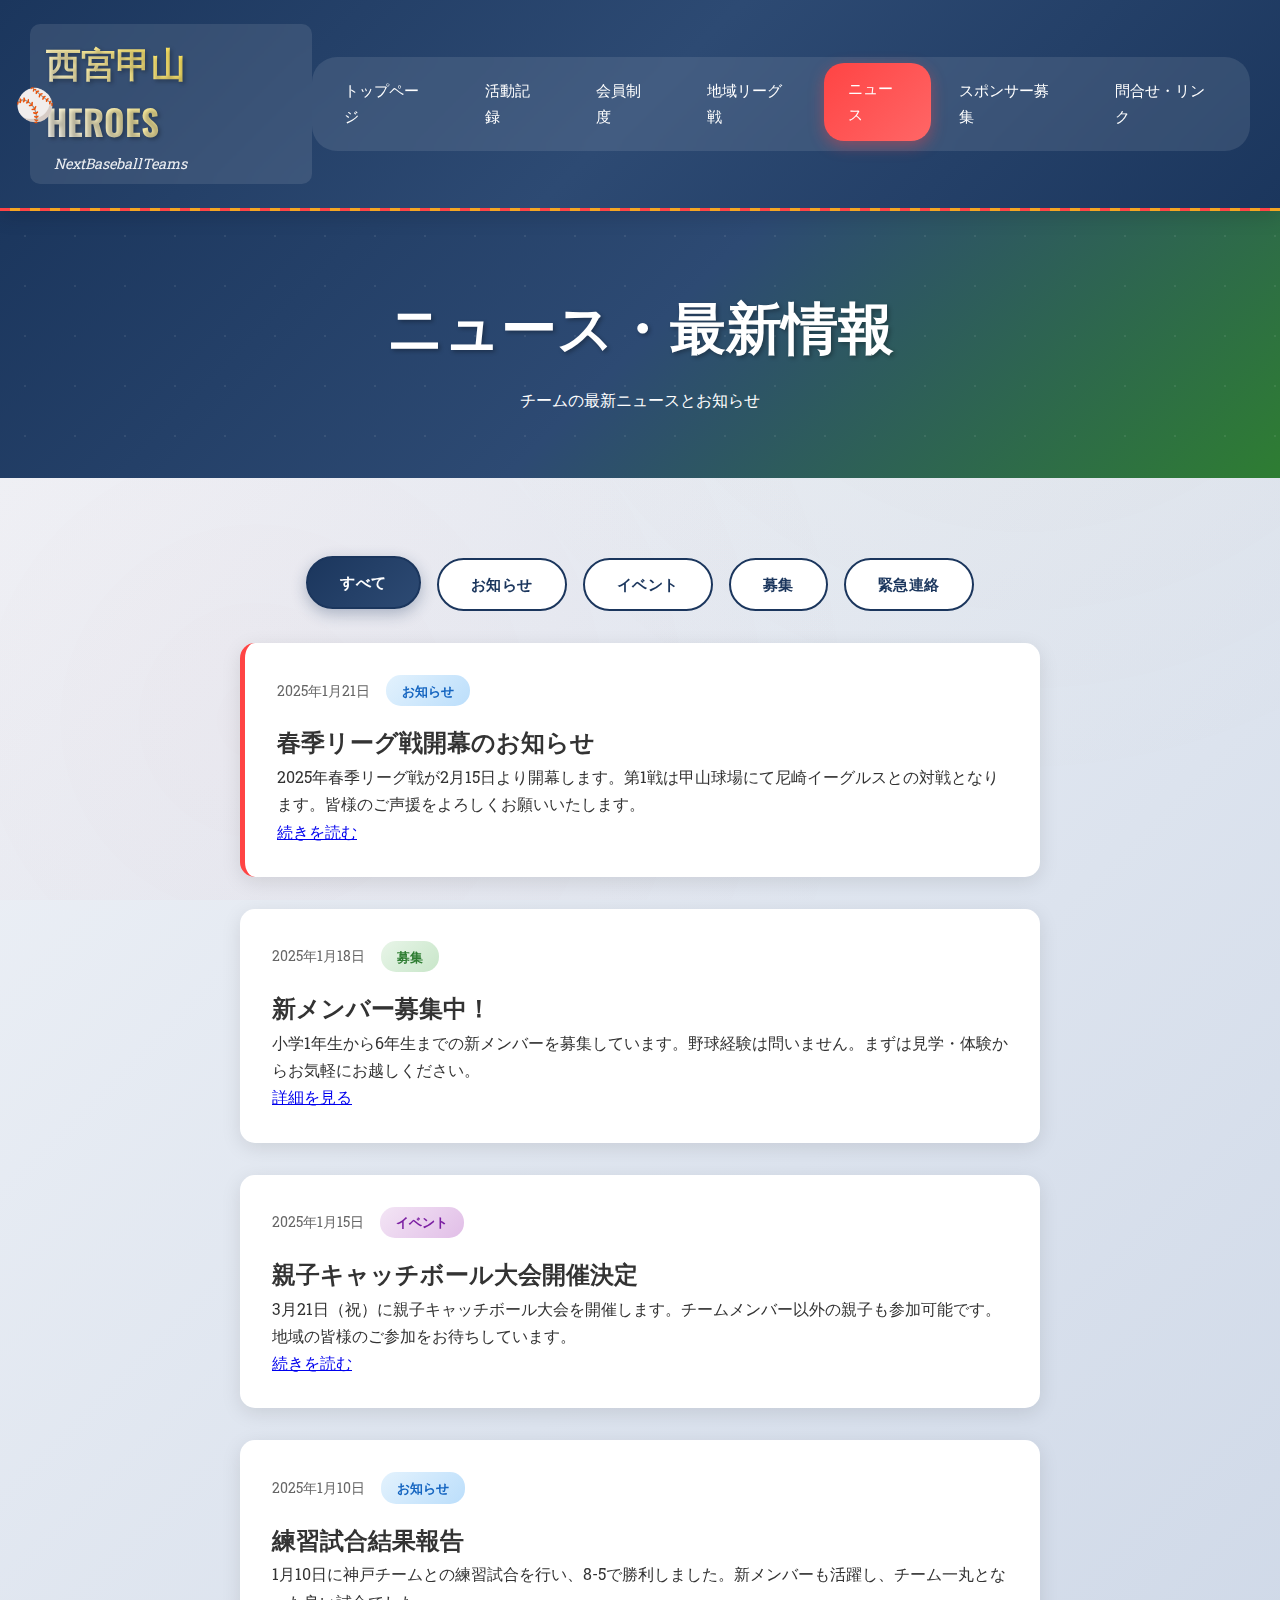
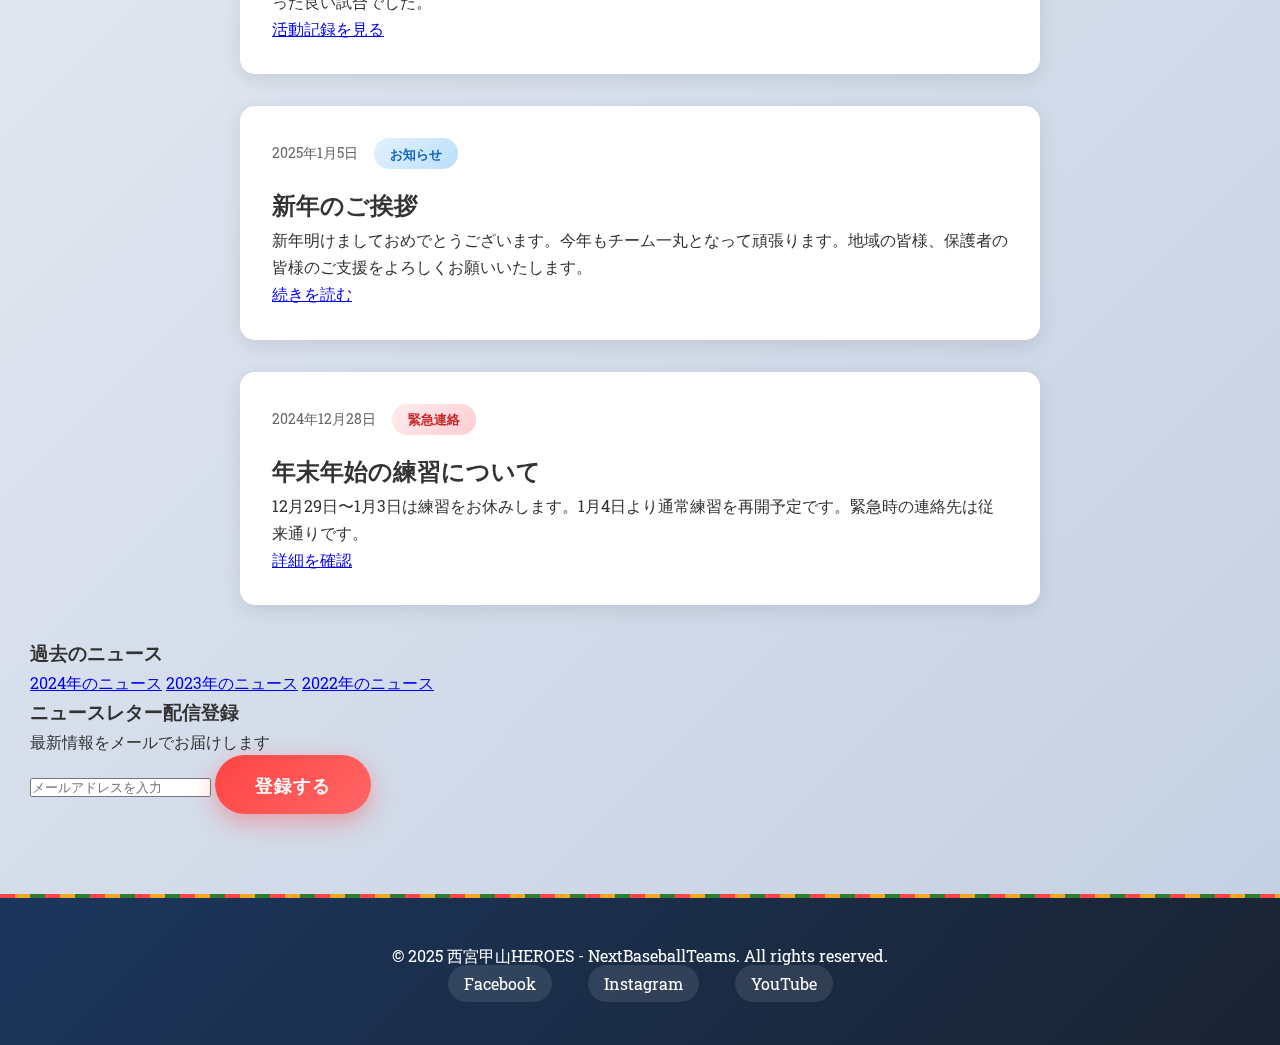
<file: news.html>
<!DOCTYPE html>
<html lang="ja">
<head>
    <meta charset="UTF-8">
    <meta name="viewport" content="width=device-width, initial-scale=1.0">
    <title>ニュース - 西宮甲山HEROES</title>
    <link rel="stylesheet" href="enhanced-styles.css">
</head>
<body>
    <header>
        <nav>
            <div class="logo">
                <h1>西宮甲山HEROES</h1>
                <p>NextBaseballTeams</p>
            </div>
            <ul class="nav-menu">
                <li><a href="index.html">トップページ</a></li>
                <li><a href="activities.html">活動記録</a></li>
                <li><a href="membership.html">会員制度</a></li>
                <li><a href="league.html">地域リーグ戦</a></li>
                <li><a href="news.html" class="active">ニュース</a></li>
                <li><a href="sponsors.html">スポンサー募集</a></li>
                <li><a href="contact.html">問合せ・リンク</a></li>
            </ul>
        </nav>
    </header>

    <main>
        <section class="page-header">
            <div class="container">
                <h1>ニュース・最新情報</h1>
                <p>チームの最新ニュースとお知らせ</p>
            </div>
        </section>

        <section class="news-content">
            <div class="container">
                <div class="news-categories">
                    <button class="category-btn active" data-category="all">すべて</button>
                    <button class="category-btn" data-category="announcement">お知らせ</button>
                    <button class="category-btn" data-category="event">イベント</button>
                    <button class="category-btn" data-category="recruitment">募集</button>
                    <button class="category-btn" data-category="emergency">緊急連絡</button>
                </div>

                <div class="news-list">
                    <article class="news-article featured" data-category="announcement">
                        <div class="news-meta">
                            <span class="news-date">2025年1月21日</span>
                            <span class="news-category announcement">お知らせ</span>
                        </div>
                        <h2>春季リーグ戦開幕のお知らせ</h2>
                        <p>2025年春季リーグ戦が2月15日より開幕します。第1戦は甲山球場にて尼崎イーグルスとの対戦となります。皆様のご声援をよろしくお願いいたします。</p>
                        <a href="#" class="read-more">続きを読む</a>
                    </article>

                    <article class="news-article" data-category="recruitment">
                        <div class="news-meta">
                            <span class="news-date">2025年1月18日</span>
                            <span class="news-category recruitment">募集</span>
                        </div>
                        <h2>新メンバー募集中！</h2>
                        <p>小学1年生から6年生までの新メンバーを募集しています。野球経験は問いません。まずは見学・体験からお気軽にお越しください。</p>
                        <a href="membership.html" class="read-more">詳細を見る</a>
                    </article>

                    <article class="news-article" data-category="event">
                        <div class="news-meta">
                            <span class="news-date">2025年1月15日</span>
                            <span class="news-category event">イベント</span>
                        </div>
                        <h2>親子キャッチボール大会開催決定</h2>
                        <p>3月21日（祝）に親子キャッチボール大会を開催します。チームメンバー以外の親子も参加可能です。地域の皆様のご参加をお待ちしています。</p>
                        <a href="#" class="read-more">続きを読む</a>
                    </article>

                    <article class="news-article" data-category="announcement">
                        <div class="news-meta">
                            <span class="news-date">2025年1月10日</span>
                            <span class="news-category announcement">お知らせ</span>
                        </div>
                        <h2>練習試合結果報告</h2>
                        <p>1月10日に神戸チームとの練習試合を行い、8-5で勝利しました。新メンバーも活躍し、チーム一丸となった良い試合でした。</p>
                        <a href="activities.html" class="read-more">活動記録を見る</a>
                    </article>

                    <article class="news-article" data-category="announcement">
                        <div class="news-meta">
                            <span class="news-date">2025年1月5日</span>
                            <span class="news-category announcement">お知らせ</span>
                        </div>
                        <h2>新年のご挨拶</h2>
                        <p>新年明けましておめでとうございます。今年もチーム一丸となって頑張ります。地域の皆様、保護者の皆様のご支援をよろしくお願いいたします。</p>
                        <a href="#" class="read-more">続きを読む</a>
                    </article>

                    <article class="news-article emergency" data-category="emergency">
                        <div class="news-meta">
                            <span class="news-date">2024年12月28日</span>
                            <span class="news-category emergency">緊急連絡</span>
                        </div>
                        <h2>年末年始の練習について</h2>
                        <p>12月29日〜1月3日は練習をお休みします。1月4日より通常練習を再開予定です。緊急時の連絡先は従来通りです。</p>
                        <a href="#" class="read-more">詳細を確認</a>
                    </article>
                </div>

                <div class="news-archive">
                    <h3>過去のニュース</h3>
                    <div class="archive-links">
                        <a href="#">2024年のニュース</a>
                        <a href="#">2023年のニュース</a>
                        <a href="#">2022年のニュース</a>
                    </div>
                </div>

                <div class="newsletter-signup">
                    <h3>ニュースレター配信登録</h3>
                    <p>最新情報をメールでお届けします</p>
                    <form class="newsletter-form">
                        <input type="email" placeholder="メールアドレスを入力" required>
                        <button type="submit" class="btn primary">登録する</button>
                    </form>
                </div>
            </div>
        </section>
    </main>

    <footer>
        <div class="container">
            <p>&copy; 2025 西宮甲山HEROES - NextBaseballTeams. All rights reserved.</p>
            <div class="social-links">
                <a href="#">Facebook</a>
                <a href="#">Instagram</a>
                <a href="#">YouTube</a>
            </div>
        </div>
    </footer>

    <script src="script.js"></script>
</body>
</html>
</file>
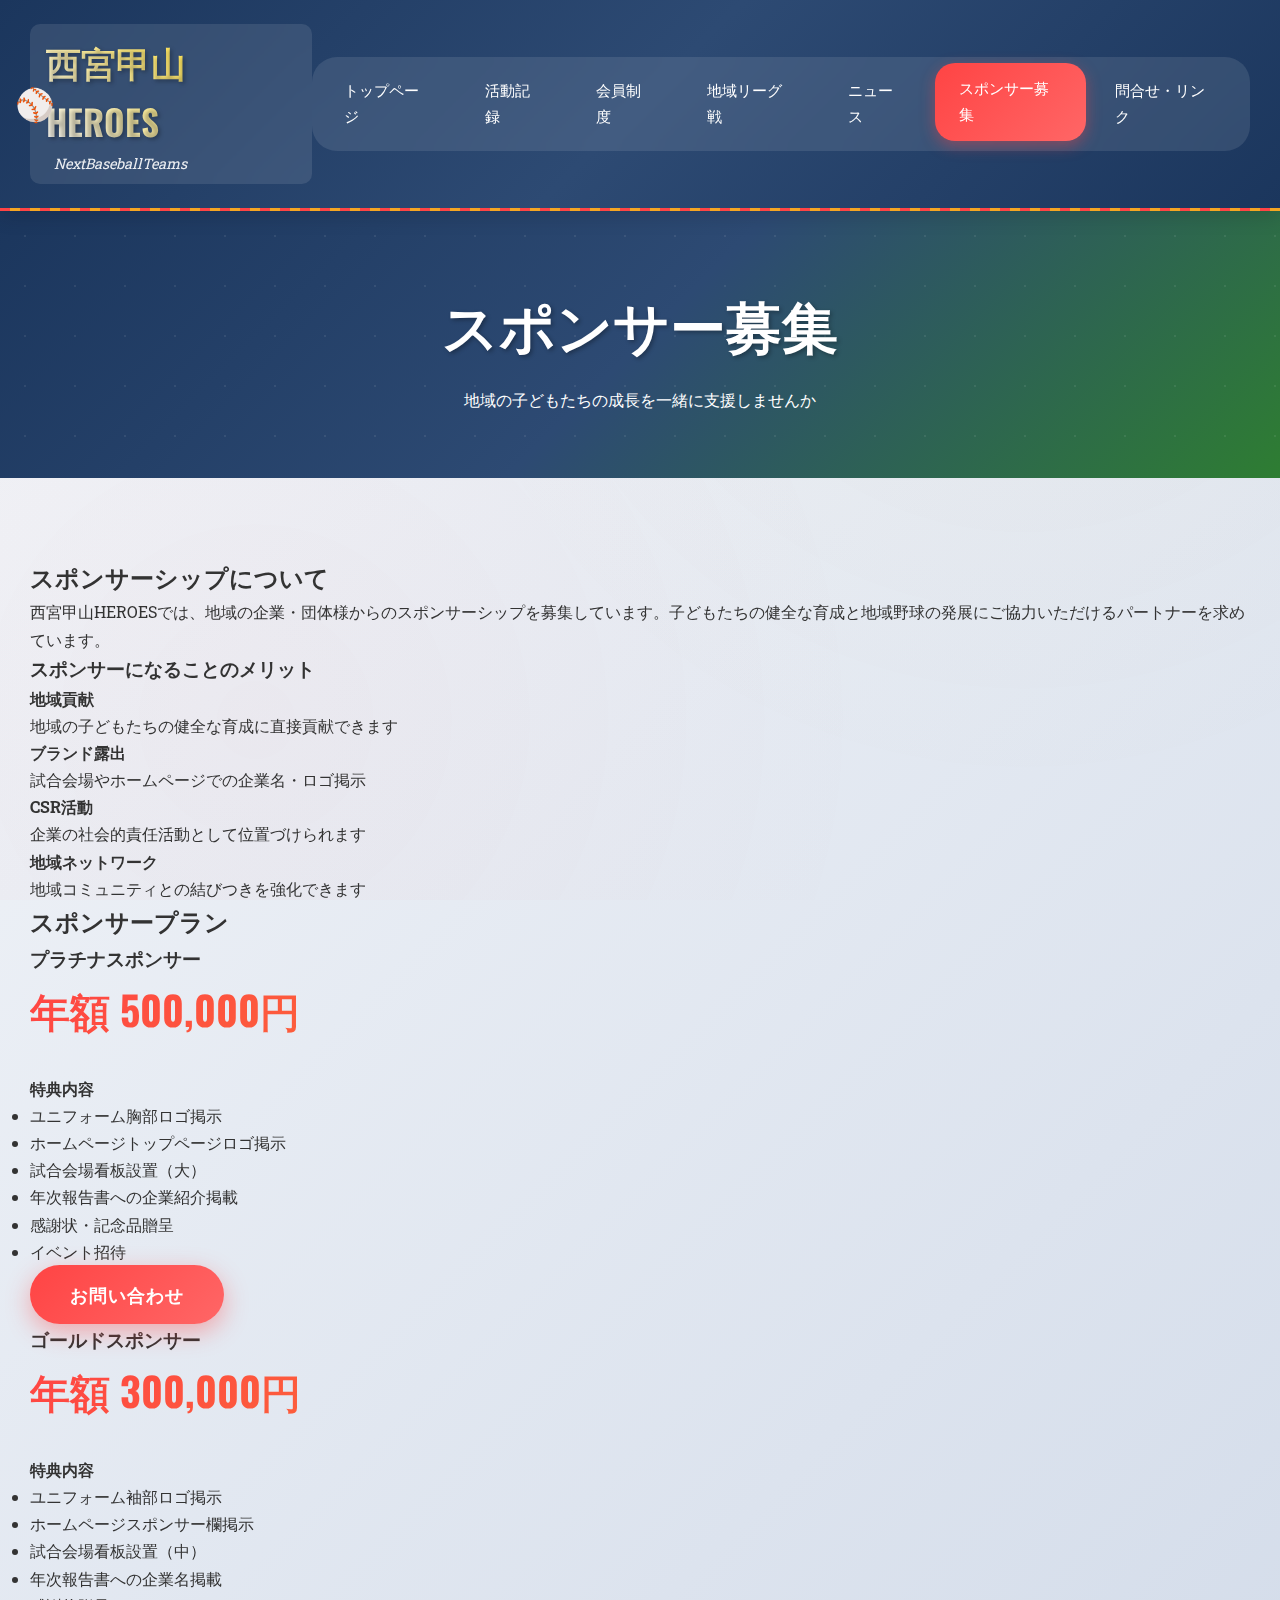
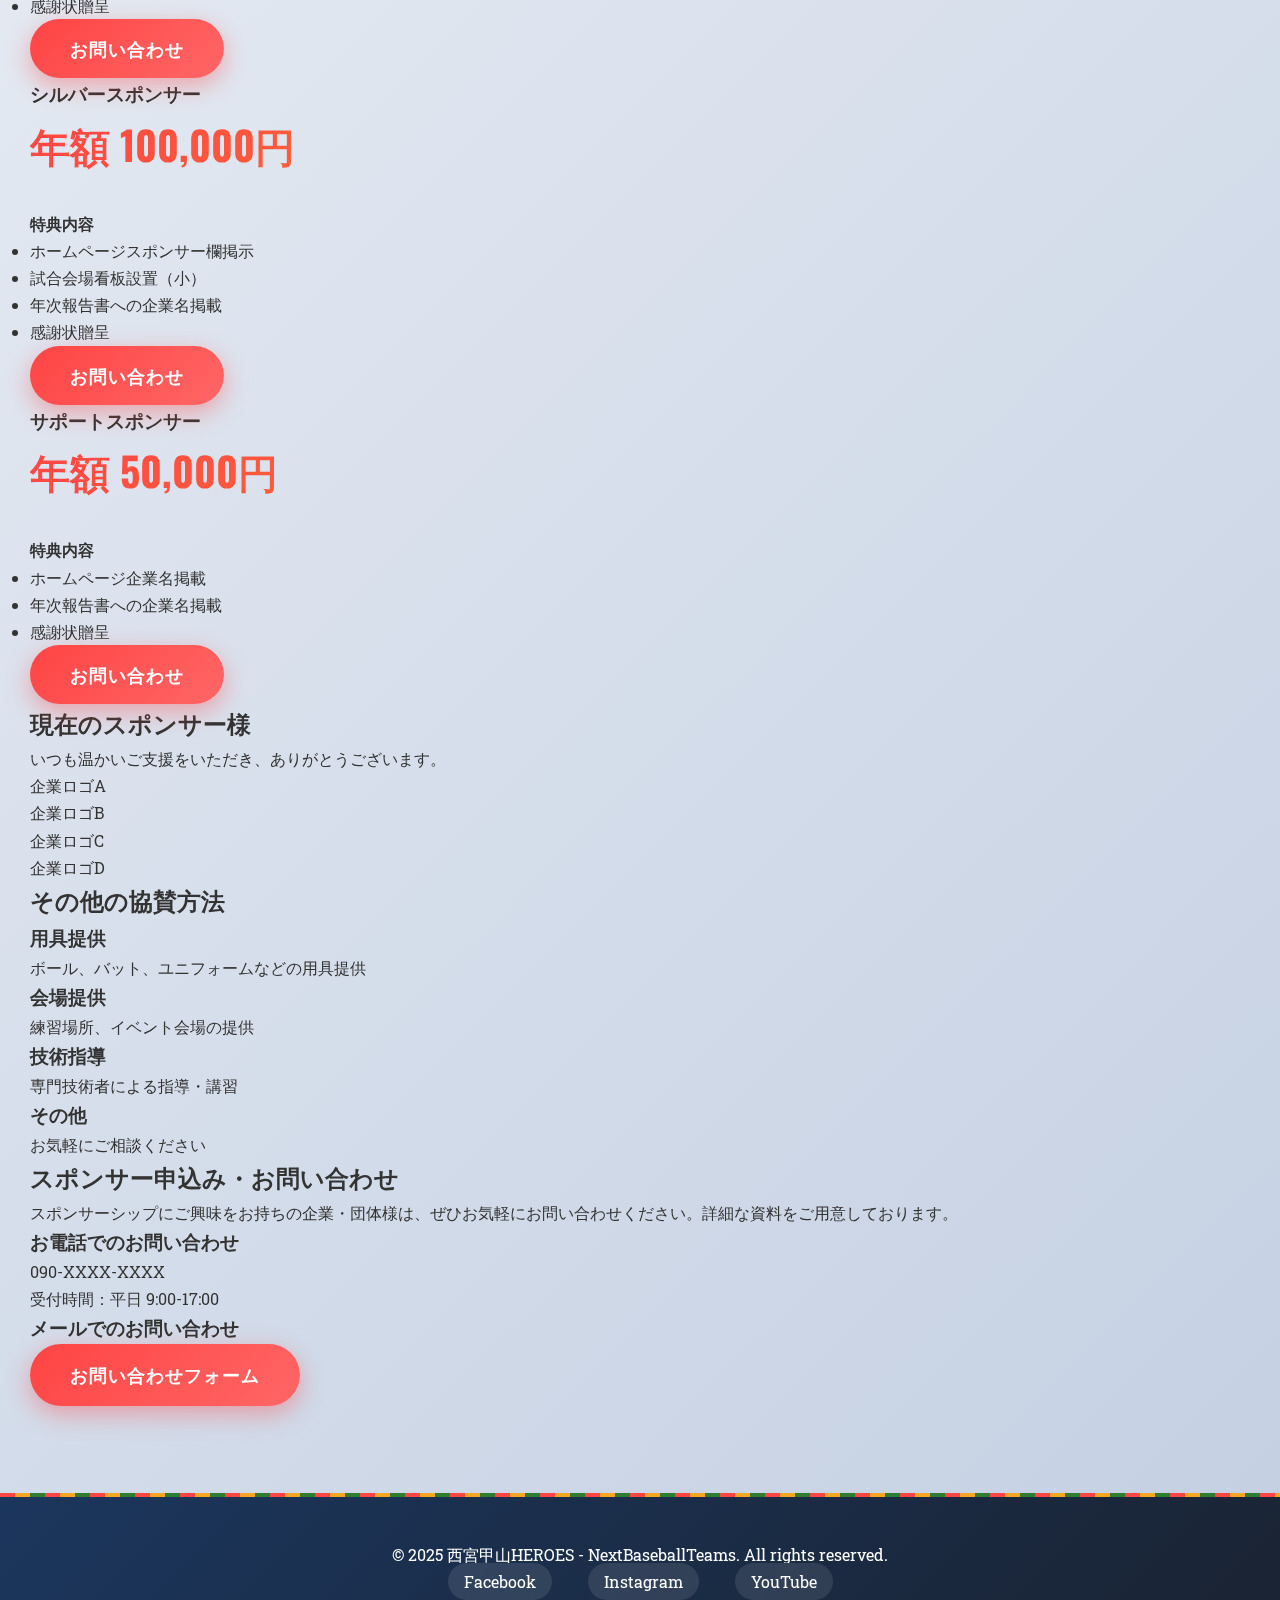
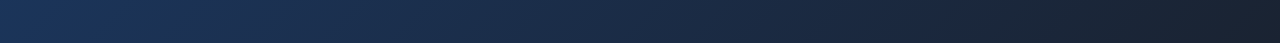
<file: sponsors.html>
<!DOCTYPE html>
<html lang="ja">
<head>
    <meta charset="UTF-8">
    <meta name="viewport" content="width=device-width, initial-scale=1.0">
    <title>スポンサー募集 - 西宮甲山HEROES</title>
    <link rel="stylesheet" href="enhanced-styles.css">
</head>
<body>
    <header>
        <nav>
            <div class="logo">
                <h1>西宮甲山HEROES</h1>
                <p>NextBaseballTeams</p>
            </div>
            <ul class="nav-menu">
                <li><a href="index.html">トップページ</a></li>
                <li><a href="activities.html">活動記録</a></li>
                <li><a href="membership.html">会員制度</a></li>
                <li><a href="league.html">地域リーグ戦</a></li>
                <li><a href="news.html">ニュース</a></li>
                <li><a href="sponsors.html" class="active">スポンサー募集</a></li>
                <li><a href="contact.html">問合せ・リンク</a></li>
            </ul>
        </nav>
    </header>

    <main>
        <section class="page-header">
            <div class="container">
                <h1>スポンサー募集</h1>
                <p>地域の子どもたちの成長を一緒に支援しませんか</p>
            </div>
        </section>

        <section class="sponsors-content">
            <div class="container">
                <div class="sponsor-intro">
                    <h2>スポンサーシップについて</h2>
                    <p>西宮甲山HEROESでは、地域の企業・団体様からのスポンサーシップを募集しています。子どもたちの健全な育成と地域野球の発展にご協力いただけるパートナーを求めています。</p>
                    
                    <div class="sponsor-benefits">
                        <h3>スポンサーになることのメリット</h3>
                        <div class="benefits-grid">
                            <div class="benefit-item">
                                <h4>地域貢献</h4>
                                <p>地域の子どもたちの健全な育成に直接貢献できます</p>
                            </div>
                            <div class="benefit-item">
                                <h4>ブランド露出</h4>
                                <p>試合会場やホームページでの企業名・ロゴ掲示</p>
                            </div>
                            <div class="benefit-item">
                                <h4>CSR活動</h4>
                                <p>企業の社会的責任活動として位置づけられます</p>
                            </div>
                            <div class="benefit-item">
                                <h4>地域ネットワーク</h4>
                                <p>地域コミュニティとの結びつきを強化できます</p>
                            </div>
                        </div>
                    </div>
                </div>

                <div class="sponsor-plans">
                    <h2>スポンサープラン</h2>
                    <div class="plans-grid">
                        <div class="plan-card premium">
                            <div class="plan-header">
                                <h3>プラチナスポンサー</h3>
                                <div class="price">年額 500,000円</div>
                            </div>
                            <div class="plan-benefits">
                                <h4>特典内容</h4>
                                <ul>
                                    <li>ユニフォーム胸部ロゴ掲示</li>
                                    <li>ホームページトップページロゴ掲示</li>
                                    <li>試合会場看板設置（大）</li>
                                    <li>年次報告書への企業紹介掲載</li>
                                    <li>感謝状・記念品贈呈</li>
                                    <li>イベント招待</li>
                                </ul>
                            </div>
                            <button class="btn primary">お問い合わせ</button>
                        </div>

                        <div class="plan-card standard">
                            <div class="plan-header">
                                <h3>ゴールドスポンサー</h3>
                                <div class="price">年額 300,000円</div>
                            </div>
                            <div class="plan-benefits">
                                <h4>特典内容</h4>
                                <ul>
                                    <li>ユニフォーム袖部ロゴ掲示</li>
                                    <li>ホームページスポンサー欄掲示</li>
                                    <li>試合会場看板設置（中）</li>
                                    <li>年次報告書への企業名掲載</li>
                                    <li>感謝状贈呈</li>
                                </ul>
                            </div>
                            <button class="btn primary">お問い合わせ</button>
                        </div>

                        <div class="plan-card basic">
                            <div class="plan-header">
                                <h3>シルバースポンサー</h3>
                                <div class="price">年額 100,000円</div>
                            </div>
                            <div class="plan-benefits">
                                <h4>特典内容</h4>
                                <ul>
                                    <li>ホームページスポンサー欄掲示</li>
                                    <li>試合会場看板設置（小）</li>
                                    <li>年次報告書への企業名掲載</li>
                                    <li>感謝状贈呈</li>
                                </ul>
                            </div>
                            <button class="btn primary">お問い合わせ</button>
                        </div>

                        <div class="plan-card support">
                            <div class="plan-header">
                                <h3>サポートスポンサー</h3>
                                <div class="price">年額 50,000円</div>
                            </div>
                            <div class="plan-benefits">
                                <h4>特典内容</h4>
                                <ul>
                                    <li>ホームページ企業名掲載</li>
                                    <li>年次報告書への企業名掲載</li>
                                    <li>感謝状贈呈</li>
                                </ul>
                            </div>
                            <button class="btn primary">お問い合わせ</button>
                        </div>
                    </div>
                </div>

                <div class="current-sponsors">
                    <h2>現在のスポンサー様</h2>
                    <p>いつも温かいご支援をいただき、ありがとうございます。</p>
                    <div class="sponsors-list">
                        <div class="sponsor-logo">
                            <div class="placeholder-logo">企業ロゴA</div>
                        </div>
                        <div class="sponsor-logo">
                            <div class="placeholder-logo">企業ロゴB</div>
                        </div>
                        <div class="sponsor-logo">
                            <div class="placeholder-logo">企業ロゴC</div>
                        </div>
                        <div class="sponsor-logo">
                            <div class="placeholder-logo">企業ロゴD</div>
                        </div>
                    </div>
                </div>

                <div class="custom-sponsorship">
                    <h2>その他の協賛方法</h2>
                    <div class="custom-options">
                        <div class="option-item">
                            <h3>用具提供</h3>
                            <p>ボール、バット、ユニフォームなどの用具提供</p>
                        </div>
                        <div class="option-item">
                            <h3>会場提供</h3>
                            <p>練習場所、イベント会場の提供</p>
                        </div>
                        <div class="option-item">
                            <h3>技術指導</h3>
                            <p>専門技術者による指導・講習</p>
                        </div>
                        <div class="option-item">
                            <h3>その他</h3>
                            <p>お気軽にご相談ください</p>
                        </div>
                    </div>
                </div>

                <div class="sponsor-application">
                    <h2>スポンサー申込み・お問い合わせ</h2>
                    <p>スポンサーシップにご興味をお持ちの企業・団体様は、ぜひお気軽にお問い合わせください。詳細な資料をご用意しております。</p>
                    
                    <div class="contact-methods">
                        <div class="contact-item">
                            <h3>お電話でのお問い合わせ</h3>
                            <p class="contact-info">090-XXXX-XXXX</p>
                            <p class="contact-time">受付時間：平日 9:00-17:00</p>
                        </div>
                        <div class="contact-item">
                            <h3>メールでのお問い合わせ</h3>
                            <a href="contact.html" class="btn primary large">お問い合わせフォーム</a>
                        </div>
                    </div>
                </div>
            </div>
        </section>
    </main>

    <footer>
        <div class="container">
            <p>&copy; 2025 西宮甲山HEROES - NextBaseballTeams. All rights reserved.</p>
            <div class="social-links">
                <a href="#">Facebook</a>
                <a href="#">Instagram</a>
                <a href="#">YouTube</a>
            </div>
        </div>
    </footer>

    <script src="script.js"></script>
</body>
</html>
</file>
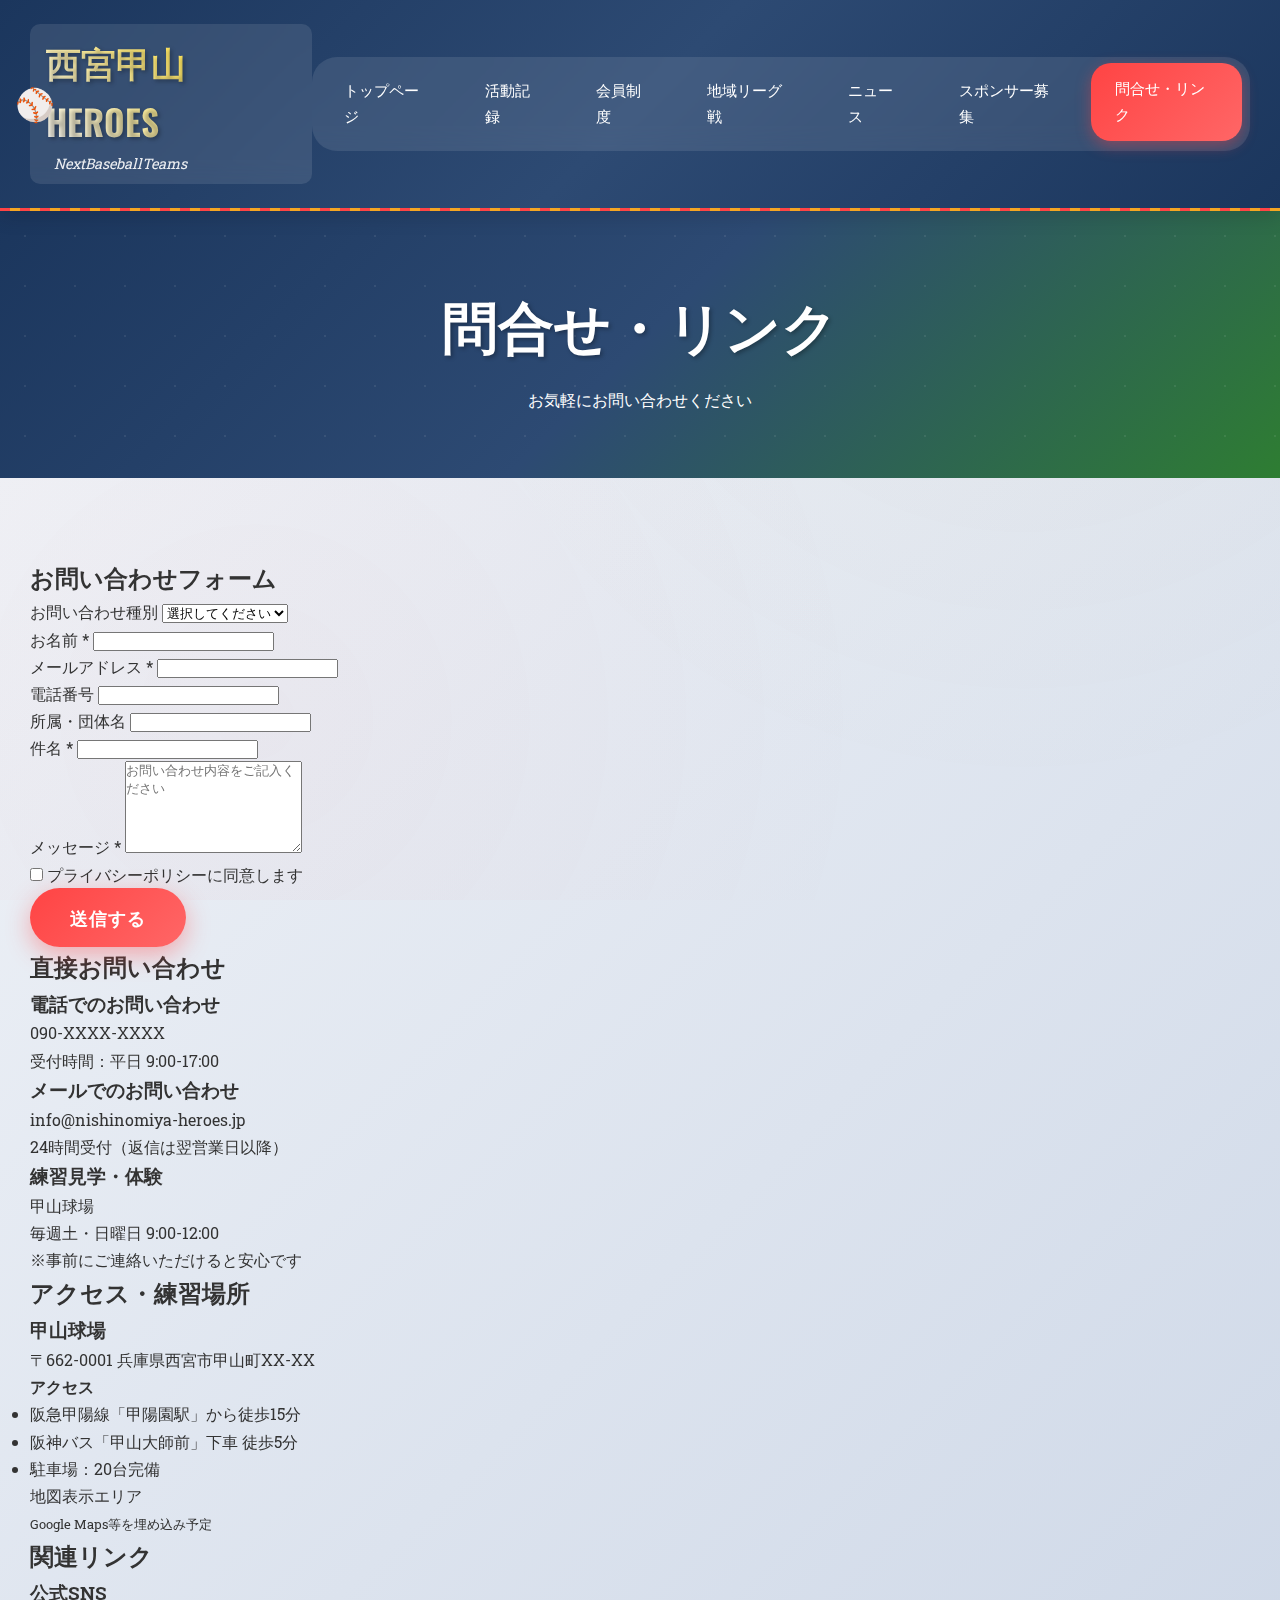
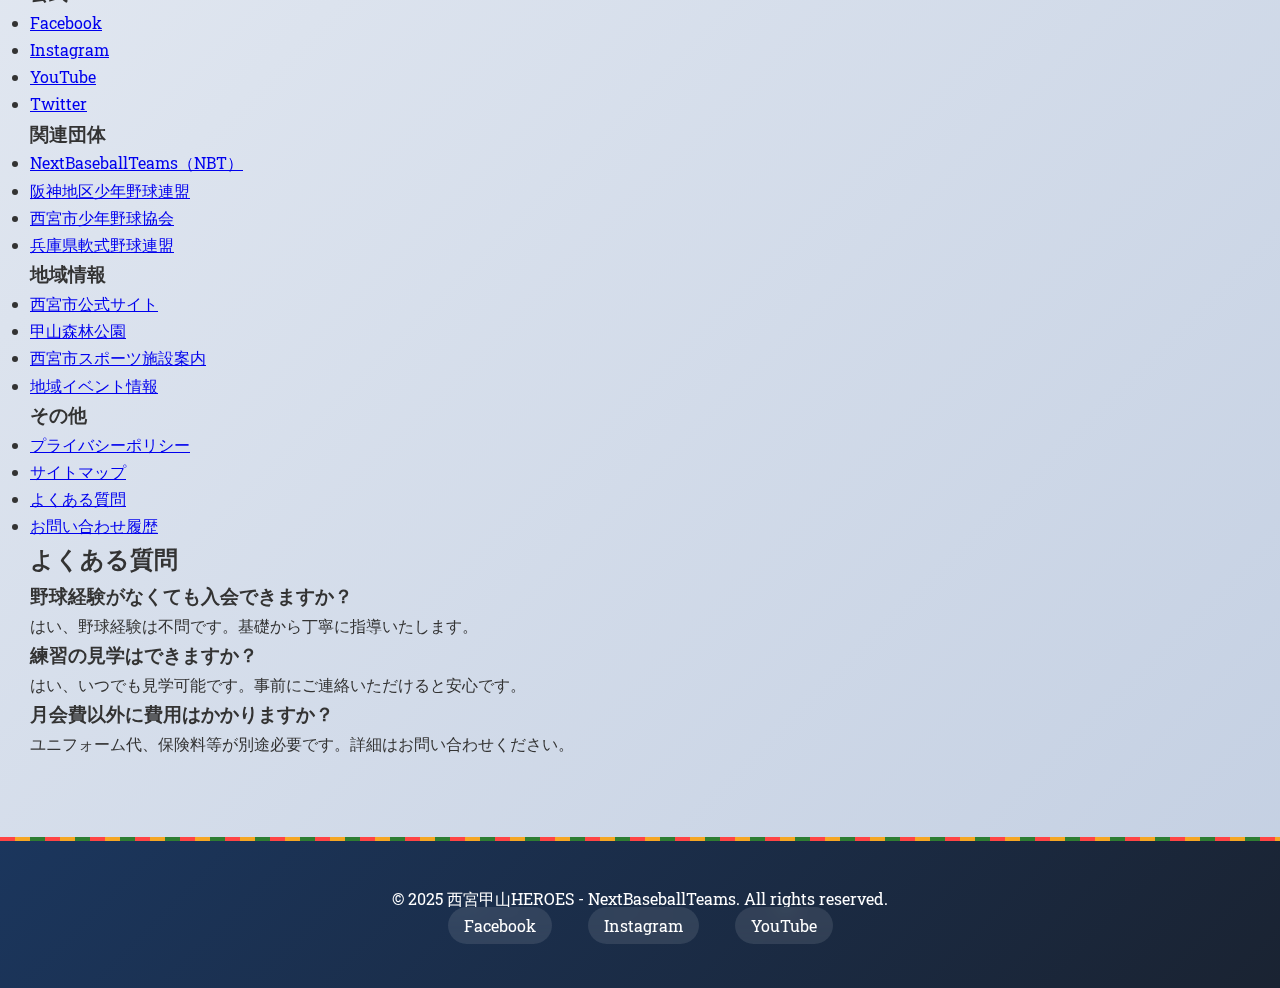
<file: pages/contact.html>
<!DOCTYPE html>
<!-- 
    問合せ・リンクページ（contact.html） - 連絡先情報とお問い合わせフォームのページ
    このページでは、西宮甲山HEROESへの各種お問い合わせ方法、アクセス情報、関連リンク、
    よくある質問を提供します。お問い合わせフォーム、直接連絡先、地図情報、
    外部サイトへのリンクを統合した総合的な連絡・情報ページです。
-->
<html lang="ja">
<head>
    <!-- HTMLページのメタ情報を定義 -->
    <meta charset="UTF-8"> <!-- 文字エンコーディングをUTF-8に設定（日本語対応） -->
    <meta name="viewport" content="width=device-width, initial-scale=1.0"> <!-- レスポンシブデザイン対応 -->
    <title>問合せ・リンク - 西宮甲山HEROES</title> <!-- ブラウザタブに表示されるタイトル -->
    <link rel="stylesheet" href="../assets/css/enhanced-styles.css"> <!-- 外部CSSファイルを読み込み -->
</head>
<body> <!-- ページのメインコンテンツを含むbody要素 -->
    <!-- サイト共通のヘッダーセクション -->
    <header>
        <!-- メインナビゲーション -->
        <nav>
            <!-- チームロゴと名称エリア -->
            <div class="logo">
                <h1>西宮甲山HEROES</h1> <!-- チーム名 -->
                <p>NextBaseballTeams</p> <!-- 所属団体名 -->
            </div>
            
            <!-- サイト内ナビゲーションメニュー -->
            <ul class="nav-menu">
                <li><a href="index.html">トップページ</a></li> <!-- ホームページへのリンク -->
                <li><a href="activities.html">活動記録</a></li> <!-- チーム活動履歴ページ -->
                <li><a href="membership.html">会員制度</a></li> <!-- 入会案内ページ -->
                <li><a href="league.html">地域リーグ戦</a></li> <!-- 試合情報ページ -->
                <li><a href="news.html">ニュース</a></li> <!-- 最新情報ページ -->
                <li><a href="sponsors.html">スポンサー募集</a></li> <!-- スポンサー情報ページ -->
                <li><a href="contact.html" class="active">問合せ・リンク</a></li> <!-- 現在のページ（activeクラスでハイライト） -->
            </ul>
        </nav>
    </header>

    <!-- メインコンテンツエリア -->
    <main>
        <!-- ページヘッダーセクション：ページのタイトルと概要を表示 -->
        <section class="page-header">
            <div class="container">
                <h1>問合せ・リンク</h1> <!-- メインページタイトル -->
                <p>お気軽にお問い合わせください</p> <!-- ページの概要説明とウェルカムメッセージ -->
            </div>
        </section>

        <!-- お問い合わせのメインコンテンツセクション -->
        <section class="contact-content">
            <div class="container">
                <!-- お問い合わせフォームセクション：ウェブ経由での連絡手段 -->
                <div class="contact-form-section">
                    <h2>お問い合わせフォーム</h2> <!-- セクションタイトル -->
                    
                    <!-- お問い合わせフォーム：各種情報を収集 -->
                    <form class="contact-form">
                        <!-- お問い合わせ種別選択：問い合わせ内容をカテゴリ分け -->
                        <div class="form-group">
                            <label for="inquiry-type">お問い合わせ種別</label> <!-- フィールドラベル -->
                            <select id="inquiry-type" name="inquiry-type" required> <!-- 必須選択フィールド -->
                                <option value="">選択してください</option> <!-- デフォルト選択肢 -->
                                <option value="membership">入会について</option> <!-- 入会関連の問い合わせ -->
                                <option value="activities">活動について</option> <!-- 活動内容に関する問い合わせ -->
                                <option value="sponsor">スポンサーシップ</option> <!-- スポンサー関連の問い合わせ -->
                                <option value="general">その他</option> <!-- その他の問い合わせ -->
                            </select>
                        </div>

                        <!-- 連絡者情報入力：2列レイアウト -->
                        <div class="form-row">
                            <!-- お名前入力フィールド（必須） -->
                            <div class="form-group">
                                <label for="name">お名前 <span class="required">*</span></label> <!-- 必須マーク付きラベル -->
                                <input type="text" id="name" name="name" required> <!-- テキスト入力（必須） -->
                            </div>
                            
                            <!-- メールアドレス入力フィールド（必須） -->
                            <div class="form-group">
                                <label for="email">メールアドレス <span class="required">*</span></label> <!-- 必須マーク付きラベル -->
                                <input type="email" id="email" name="email" required> <!-- メール形式入力（必須） -->
                            </div>
                        </div>

                        <!-- 任意の連絡先情報：2列レイアウト -->
                        <div class="form-row">
                            <!-- 電話番号入力フィールド（任意） -->
                            <div class="form-group">
                                <label for="phone">電話番号</label> <!-- フィールドラベル -->
                                <input type="tel" id="phone" name="phone"> <!-- 電話番号入力（任意） -->
                            </div>
                            
                            <!-- 所属・団体名入力フィールド（任意） -->
                            <div class="form-group">
                                <label for="organization">所属・団体名</label> <!-- フィールドラベル -->
                                <input type="text" id="organization" name="organization"> <!-- テキスト入力（任意） -->
                            </div>
                        </div>

                        <!-- 件名入力フィールド（必須） -->
                        <div class="form-group">
                            <label for="subject">件名 <span class="required">*</span></label> <!-- 必須マーク付きラベル -->
                            <input type="text" id="subject" name="subject" required> <!-- テキスト入力（必須） -->
                        </div>

                        <!-- メッセージ本文入力フィールド（必須） -->
                        <div class="form-group">
                            <label for="message">メッセージ <span class="required">*</span></label> <!-- 必須マーク付きラベル -->
                            <textarea id="message" name="message" rows="6" required placeholder="お問い合わせ内容をご記入ください"></textarea> <!-- 複数行テキスト入力（必須） -->
                        </div>

                        <!-- プライバシーポリシー同意チェックボックス（必須） -->
                        <div class="form-group checkbox-group">
                            <label>
                                <input type="checkbox" name="privacy" required> <!-- チェックボックス（必須） -->
                                <span class="checkmark"></span> <!-- カスタムチェックマーク -->
                                プライバシーポリシーに同意します <!-- 同意文 -->
                            </label>
                        </div>

                        <!-- フォーム送信ボタン -->
                        <button type="submit" class="btn primary large">送信する</button>
                    </form>
                </div>

                <!-- 直接お問い合わせセクション：フォーム以外の連絡手段 -->
                <div class="contact-info-section">
                    <h2>直接お問い合わせ</h2> <!-- セクションタイトル -->
                    
                    <!-- 各種連絡方法の一覧 -->
                    <div class="contact-methods">
                        <!-- 電話での連絡方法 -->
                        <div class="contact-method">
                            <h3>電話でのお問い合わせ</h3> <!-- 連絡手段タイトル -->
                            <p class="contact-detail">090-XXXX-XXXX</p> <!-- 電話番号（プレースホルダー） -->
                            <p class="contact-note">受付時間：平日 9:00-17:00</p> <!-- 受付時間の明示 -->
                        </div>

                        <!-- メールでの連絡方法 -->
                        <div class="contact-method">
                            <h3>メールでのお問い合わせ</h3> <!-- 連絡手段タイトル -->
                            <p class="contact-detail">info@nishinomiya-heroes.jp</p> <!-- メールアドレス（プレースホルダー） -->
                            <p class="contact-note">24時間受付（返信は翌営業日以降）</p> <!-- 対応時間の説明 -->
                        </div>

                        <!-- 練習見学・体験参加の案内 -->
                        <div class="contact-method">
                            <h3>練習見学・体験</h3> <!-- 連絡手段タイトル -->
                            <p class="contact-detail">甲山球場</p> <!-- 場所情報 -->
                            <p class="contact-note">毎週土・日曜日 9:00-12:00</p> <!-- 見学可能時間 -->
                            <p class="contact-note">※事前にご連絡いただけると安心です</p> <!-- 注意事項 -->
                        </div>
                    </div>
                </div>

                <!-- アクセス・練習場所案内セクション -->
                <div class="map-section">
                    <h2>アクセス・練習場所</h2> <!-- セクションタイトル -->
                    
                    <!-- 所在地情報とアクセス案内 -->
                    <div class="location-info">
                        <!-- 詳細な住所とアクセス情報 -->
                        <div class="location-details">
                            <h3>甲山球場</h3> <!-- 施設名 -->
                            <p class="address">〒662-0001 兵庫県西宮市甲山町XX-XX</p> <!-- 住所（プレースホルダー） -->
                            
                            <!-- 交通アクセス情報 -->
                            <div class="access-info">
                                <h4>アクセス</h4> <!-- アクセス情報見出し -->
                                <ul>
                                    <li>阪急甲陽線「甲陽園駅」から徒歩15分</li> <!-- 電車でのアクセス -->
                                    <li>阪神バス「甲山大師前」下車 徒歩5分</li> <!-- バスでのアクセス -->
                                    <li>駐車場：20台完備</li> <!-- 駐車場情報 -->
                                </ul>
                            </div>
                        </div>
                        
                        <!-- 地図表示エリア（プレースホルダー） -->
                        <div class="map-placeholder">
                            <div class="map-content">
                                <p>地図表示エリア</p> <!-- 地図プレースホルダー -->
                                <small>Google Maps等を埋め込み予定</small> <!-- 実装予定の説明 -->
                            </div>
                        </div>
                    </div>
                </div>

                <!-- 関連リンクセクション：外部サイトや関連情報へのリンク集 -->
                <div class="links-section">
                    <h2>関連リンク</h2> <!-- セクションタイトル -->
                    
                    <!-- リンクをカテゴリ別にグリッド表示 -->
                    <div class="links-grid">
                        <!-- 公式SNSリンク集 -->
                        <div class="link-category">
                            <h3>公式SNS</h3> <!-- カテゴリタイトル -->
                            <ul class="link-list">
                                <li><a href="#" target="_blank">Facebook</a></li> <!-- Facebook（新しいタブで開く） -->
                                <li><a href="#" target="_blank">Instagram</a></li> <!-- Instagram（新しいタブで開く） -->
                                <li><a href="#" target="_blank">YouTube</a></li> <!-- YouTube（新しいタブで開く） -->
                                <li><a href="#" target="_blank">Twitter</a></li> <!-- Twitter（新しいタブで開く） -->
                            </ul>
                        </div>

                        <!-- 関連団体リンク集 -->
                        <div class="link-category">
                            <h3>関連団体</h3> <!-- カテゴリタイトル -->
                            <ul class="link-list">
                                <li><a href="#" target="_blank">NextBaseballTeams（NBT）</a></li> <!-- 親団体 -->
                                <li><a href="#" target="_blank">阪神地区少年野球連盟</a></li> <!-- 所属連盟 -->
                                <li><a href="#" target="_blank">西宮市少年野球協会</a></li> <!-- 地域協会 -->
                                <li><a href="#" target="_blank">兵庫県軟式野球連盟</a></li> <!-- 県連盟 -->
                            </ul>
                        </div>

                        <!-- 地域情報リンク集 -->
                        <div class="link-category">
                            <h3>地域情報</h3> <!-- カテゴリタイトル -->
                            <ul class="link-list">
                                <li><a href="#" target="_blank">西宮市公式サイト</a></li> <!-- 市の公式サイト -->
                                <li><a href="#" target="_blank">甲山森林公園</a></li> <!-- 地域の公園情報 -->
                                <li><a href="#" target="_blank">西宮市スポーツ施設案内</a></li> <!-- スポーツ施設情報 -->
                                <li><a href="#" target="_blank">地域イベント情報</a></li> <!-- 地域イベント -->
                            </ul>
                        </div>

                        <!-- その他の関連リンク -->
                        <div class="link-category">
                            <h3>その他</h3> <!-- カテゴリタイトル -->
                            <ul class="link-list">
                                <li><a href="#">プライバシーポリシー</a></li> <!-- プライバシーポリシー -->
                                <li><a href="#">サイトマップ</a></li> <!-- サイトマップ -->
                                <li><a href="#">よくある質問</a></li> <!-- FAQ -->
                                <li><a href="#">お問い合わせ履歴</a></li> <!-- 問い合わせ履歴 -->
                            </ul>
                        </div>
                    </div>
                </div>

                <!-- よくある質問（FAQ）セクション -->
                <div class="faq-section">
                    <h2>よくある質問</h2> <!-- セクションタイトル -->
                    
                    <!-- FAQ項目のリスト -->
                    <div class="faq-list">
                        <!-- FAQ項目1：入会に関する質問 -->
                        <div class="faq-item">
                            <h3>野球経験がなくても入会できますか？</h3> <!-- 質問 -->
                            <p>はい、野球経験は不問です。基礎から丁寧に指導いたします。</p> <!-- 回答 -->
                        </div>
                        
                        <!-- FAQ項目2：見学に関する質問 -->
                        <div class="faq-item">
                            <h3>練習の見学はできますか？</h3> <!-- 質問 -->
                            <p>はい、いつでも見学可能です。事前にご連絡いただけると安心です。</p> <!-- 回答 -->
                        </div>
                        
                        <!-- FAQ項目3：費用に関する質問 -->
                        <div class="faq-item">
                            <h3>月会費以外に費用はかかりますか？</h3> <!-- 質問 -->
                            <p>ユニフォーム代、保険料等が別途必要です。詳細はお問い合わせください。</p> <!-- 回答 -->
                        </div>
                    </div>
                </div>
            </div> <!-- コンテナ終了 -->
        </section> <!-- コンタクトコンテンツセクション終了 -->
    </main> <!-- メインコンテンツ終了 -->

    <!-- サイト共通のフッターセクション -->
    <footer>
        <div class="container">
            <!-- 著作権情報と法的所有権の表示 -->
            <p>&copy; 2025 西宮甲山HEROES - NextBaseballTeams. All rights reserved.</p>
            
            <!-- ソーシャルメディアリンク集 -->
            <div class="social-links">
                <a href="#">Facebook</a> <!-- Facebookページへのリンク（未実装） -->
                <a href="#">Instagram</a> <!-- Instagramアカウントへのリンク（未実装） -->
                <a href="#">YouTube</a> <!-- YouTubeチャンネルへのリンク（未実装） -->
            </div>
        </div>
    </footer>

    <!-- JavaScriptファイルの読み込み：フォーム検証やインタラクティブ機能を提供 -->
    <script src="../assets/js/script.js"></script>
</body> <!-- body要素終了 -->
</html> <!-- HTML文書終了 -->
</file>
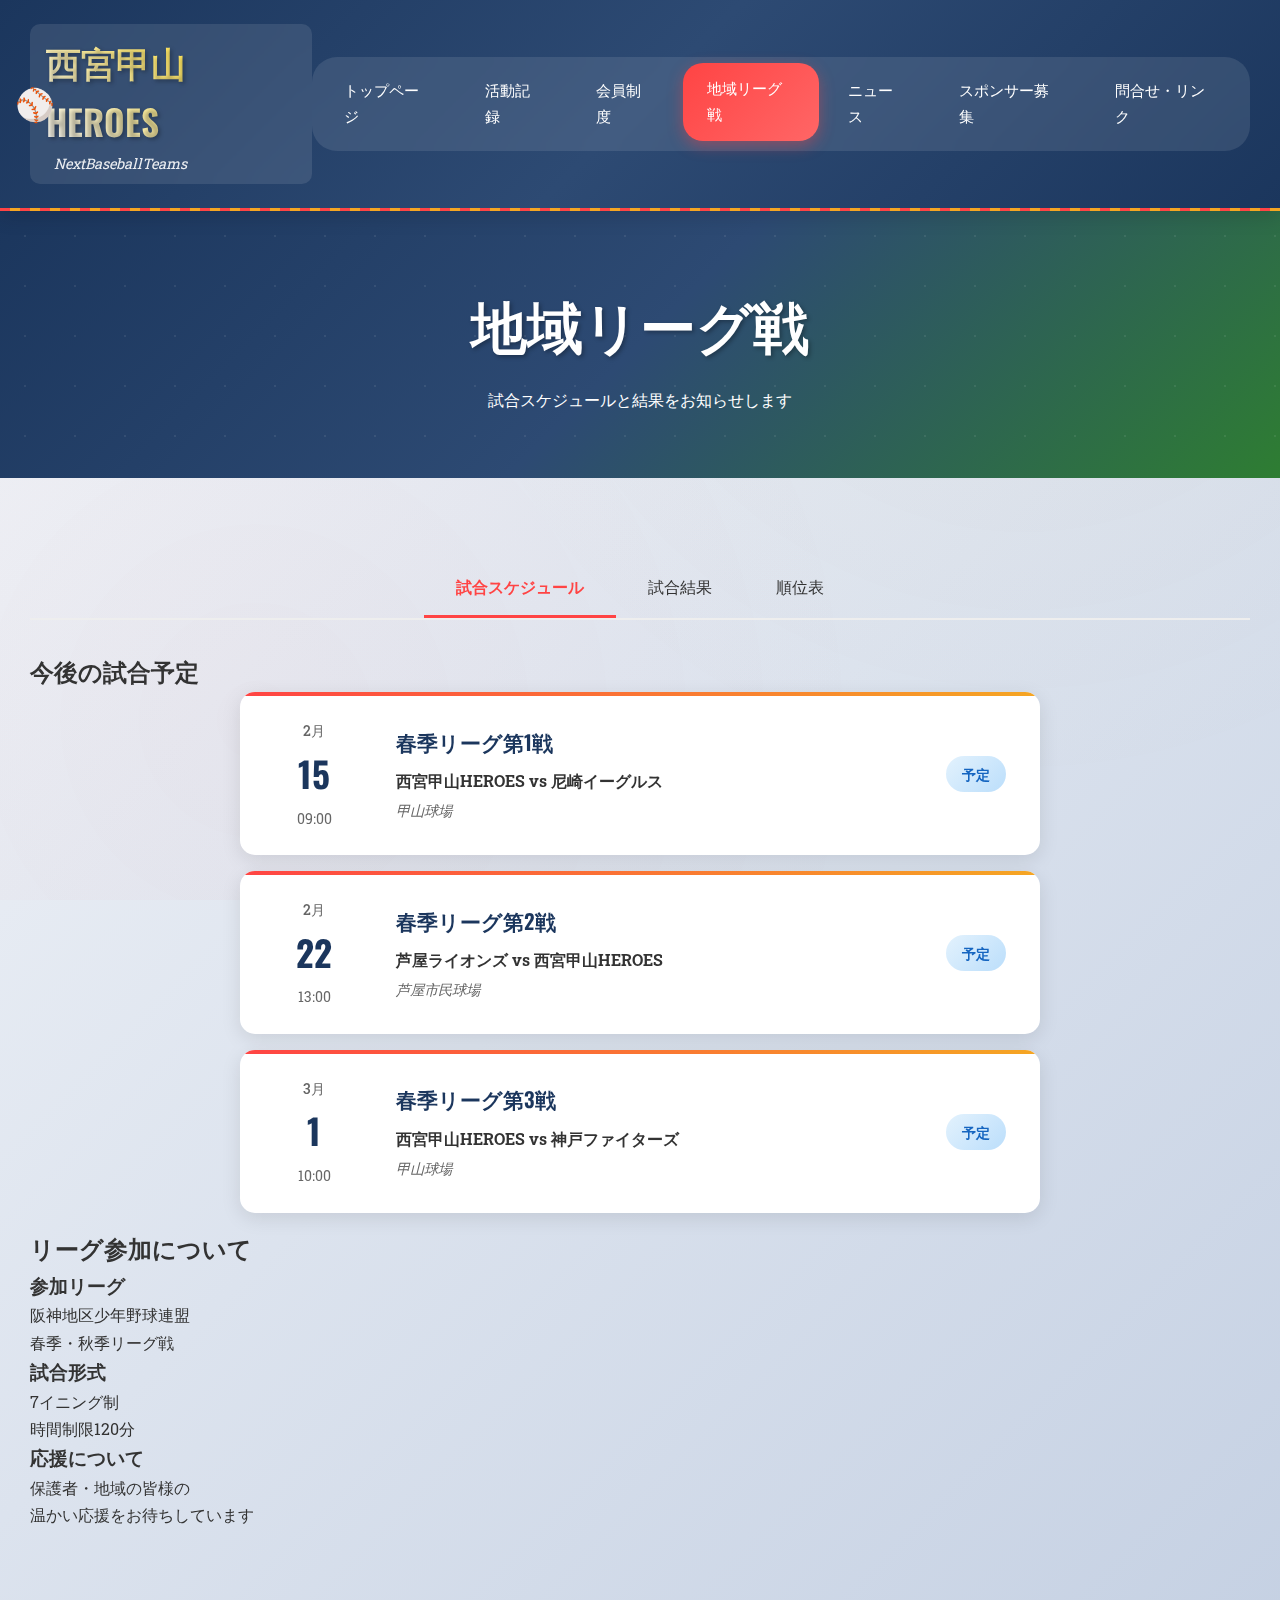
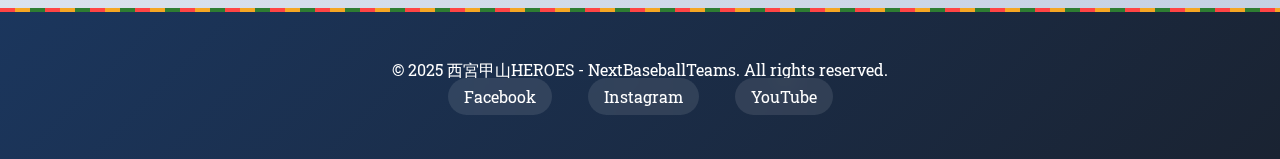
<file: pages/league.html>
<!DOCTYPE html>
<!-- 
    地域リーグ戦ページ（league.html） - 試合スケジュール、結果、順位表の情報ページ
    このページでは、西宮甲山HEROESが参加する地域リーグ戦の情報を総合的に提供します。
    タブ切り替え機能で、今後の試合予定、過去の試合結果、リーグ順位表を表示します。
-->
<html lang="ja">
<head>
    <!-- HTMLページのメタ情報を定義 -->
    <meta charset="UTF-8"> <!-- 文字エンコーディングをUTF-8に設定（日本語対応） -->
    <meta name="viewport" content="width=device-width, initial-scale=1.0"> <!-- レスポンシブデザイン対応 -->
    <title>地域リーグ戦 - 西宮甲山HEROES</title> <!-- ブラウザタブに表示されるタイトル -->
    <link rel="stylesheet" href="../assets/css/enhanced-styles.css"> <!-- 外部CSSファイルを読み込み -->
</head>
<body> <!-- ページのメインコンテンツを含むbody要素 -->
    <!-- サイト共通のヘッダーセクション -->
    <header>
        <!-- メインナビゲーション -->
        <nav>
            <!-- チームロゴと名称エリア -->
            <div class="logo">
                <h1>西宮甲山HEROES</h1> <!-- チーム名 -->
                <p>NextBaseballTeams</p> <!-- 所属団体名 -->
            </div>
            
            <!-- サイト内ナビゲーションメニュー -->
            <ul class="nav-menu">
                <li><a href="index.html">トップページ</a></li> <!-- ホームページへのリンク -->
                <li><a href="activities.html">活動記録</a></li> <!-- チーム活動履歴ページ -->
                <li><a href="membership.html">会員制度</a></li> <!-- 入会案内ページ -->
                <li><a href="league.html" class="active">地域リーグ戦</a></li> <!-- 現在のページ（activeクラスでハイライト） -->
                <li><a href="news.html">ニュース</a></li> <!-- 最新情報ページ -->
                <li><a href="sponsors.html">スポンサー募集</a></li> <!-- スポンサー情報ページ -->
                <li><a href="contact.html">問合せ・リンク</a></li> <!-- 連絡先ページ -->
            </ul>
        </nav>
    </header>

    <!-- メインコンテンツエリア -->
    <main>
        <!-- ページヘッダーセクション：ページのタイトルと概要を表示 -->
        <section class="page-header">
            <div class="container">
                <h1>地域リーグ戦</h1> <!-- メインページタイトル -->
                <p>試合スケジュールと結果をお知らせします</p> <!-- ページの概要説明 -->
            </div>
        </section>

        <!-- リーグ戦のメインコンテンツセクション -->
        <section class="league-content">
            <div class="container">
                <!-- タブ切り替えナビゲーション：スケジュール、結果、順位表を切り替え -->
                <div class="league-tabs">
                    <button class="tab-btn active" data-tab="schedule">試合スケジュール</button> <!-- アクティブタブ：今後の試合予定 -->
                    <button class="tab-btn" data-tab="results">試合結果</button> <!-- 過去の試合結果タブ -->
                    <button class="tab-btn" data-tab="standings">順位表</button> <!-- リーグ順位表タブ -->
                </div>

                <!-- スケジュールタブのコンテンツ：今後の試合予定を表示 -->
                <div class="tab-content active" id="schedule">
                    <h2>今後の試合予定</h2> <!-- セクションタイトル -->
                    
                    <!-- 試合スケジュールリスト -->
                    <div class="schedule-list">
                        <!-- 個別の試合情報：春季リーグ第1戦 -->
                        <div class="match-item upcoming">
                            <!-- 試合日時情報 -->
                            <div class="match-date">
                                <span class="month">2月</span> <!-- 月 -->
                                <span class="day">15</span> <!-- 日 -->
                                <span class="time">09:00</span> <!-- 開始時刻 -->
                            </div>
                            
                            <!-- 試合詳細情報 -->
                            <div class="match-info">
                                <h3>春季リーグ第1戦</h3> <!-- 試合名 -->
                                <p class="teams">西宮甲山HEROES vs 尼崎イーグルス</p> <!-- 対戦チーム -->
                                <p class="venue">甲山球場</p> <!-- 会場情報 -->
                            </div>
                            
                            <!-- 試合ステータス -->
                            <div class="match-status">
                                <span class="status upcoming">予定</span> <!-- 試合状態：予定 -->
                            </div>
                        </div>

                        <!-- 個別の試合情報：春季リーグ第2戦 -->
                        <div class="match-item upcoming">
                            <!-- 試合日時情報 -->
                            <div class="match-date">
                                <span class="month">2月</span> <!-- 月 -->
                                <span class="day">22</span> <!-- 日 -->
                                <span class="time">13:00</span> <!-- 開始時刻 -->
                            </div>
                            
                            <!-- 試合詳細情報 -->
                            <div class="match-info">
                                <h3>春季リーグ第2戦</h3> <!-- 試合名 -->
                                <p class="teams">芦屋ライオンズ vs 西宮甲山HEROES</p> <!-- 対戦チーム（アウェイゲーム） -->
                                <p class="venue">芦屋市民球場</p> <!-- 会場情報 -->
                            </div>
                            
                            <!-- 試合ステータス -->
                            <div class="match-status">
                                <span class="status upcoming">予定</span> <!-- 試合状態：予定 -->
                            </div>
                        </div>

                        <!-- 個別の試合情報：春季リーグ第3戦 -->
                        <div class="match-item upcoming">
                            <!-- 試合日時情報 -->
                            <div class="match-date">
                                <span class="month">3月</span> <!-- 月 -->
                                <span class="day">1</span> <!-- 日 -->
                                <span class="time">10:00</span> <!-- 開始時刻 -->
                            </div>
                            
                            <!-- 試合詳細情報 -->
                            <div class="match-info">
                                <h3>春季リーグ第3戦</h3> <!-- 試合名 -->
                                <p class="teams">西宮甲山HEROES vs 神戸ファイターズ</p> <!-- 対戦チーム -->
                                <p class="venue">甲山球場</p> <!-- 会場情報 -->
                            </div>
                            
                            <!-- 試合ステータス -->
                            <div class="match-status">
                                <span class="status upcoming">予定</span> <!-- 試合状態：予定 -->
                            </div>
                        </div>
                    </div> <!-- スケジュールリスト終了 -->
                </div> <!-- スケジュールタブコンテンツ終了 -->

                <!-- 結果タブのコンテンツ：過去の試合結果を表示 -->
                <div class="tab-content" id="results">
                    <h2>最近の試合結果</h2> <!-- セクションタイトル -->
                    
                    <!-- 試合結果リスト -->
                    <div class="results-list">
                        <!-- 個別の試合結果：新春交流戦（勝利） -->
                        <div class="match-item completed">
                            <!-- 試合日時情報 -->
                            <div class="match-date">
                                <span class="month">1月</span> <!-- 月 -->
                                <span class="day">20</span> <!-- 日 -->
                            </div>
                            
                            <!-- 試合詳細情報と結果 -->
                            <div class="match-info">
                                <h3>新春交流戦</h3> <!-- 試合名 -->
                                <p class="teams">西宮甲山HEROES vs 宝塚タイガース</p> <!-- 対戦チーム -->
                                <p class="venue">甲山球場</p> <!-- 会場情報 -->
                                
                                <!-- 試合スコア表示（勝利ケース） -->
                                <div class="score win">
                                    <span class="home-team">西宮甲山HEROES</span> <!-- ホームチーム -->
                                    <span class="score-display">8 - 3</span> <!-- スコア -->
                                    <span class="away-team">宝塚タイガース</span> <!-- アウェイチーム -->
                                </div>
                            </div>
                            
                            <!-- 試合結果ステータス -->
                            <div class="match-status">
                                <span class="status win">勝利</span> <!-- 試合結果：勝利 -->
                            </div>
                        </div>

                        <!-- 個別の試合結果：練習試合（敗北） -->
                        <div class="match-item completed">
                            <!-- 試合日時情報 -->
                            <div class="match-date">
                                <span class="month">1月</span> <!-- 月 -->
                                <span class="day">14</span> <!-- 日 -->
                            </div>
                            
                            <!-- 試合詳細情報と結果 -->
                            <div class="match-info">
                                <h3>練習試合</h3> <!-- 試合名 -->
                                <p class="teams">神戸ドルフィンズ vs 西宮甲山HEROES</p> <!-- 対戦チーム -->
                                <p class="venue">神戸市民球場</p> <!-- 会場情報 -->
                                
                                <!-- 試合スコア表示（敗北ケース） -->
                                <div class="score loss">
                                    <span class="away-team">神戸ドルフィンズ</span> <!-- 相手チーム -->
                                    <span class="score-display">6 - 4</span> <!-- スコア -->
                                    <span class="home-team">西宮甲山HEROES</span> <!-- 自チーム -->
                                </div>
                            </div>
                            
                            <!-- 試合結果ステータス -->
                            <div class="match-status">
                                <span class="status loss">惜敗</span> <!-- 試合結果：敗北 -->
                            </div>
                        </div>
                    </div> <!-- 結果リスト終了 -->
                </div> <!-- 結果タブコンテンツ終了 -->

                <!-- 順位表タブのコンテンツ：リーグの順位表を表示 -->
                <div class="tab-content" id="standings">
                    <h2>春季リーグ順位表</h2> <!-- セクションタイトル -->
                    
                    <!-- 順位表を表示するテーブルコンテナ -->
                    <div class="standings-table">
                        <!-- リーグ順位表テーブル -->
                        <table>
                            <!-- テーブルヘッダー：各統計項目のラベル -->
                            <thead>
                                <tr>
                                    <th>順位</th> <!-- リーグ内の順位 -->
                                    <th>チーム名</th> <!-- 参加チーム名 -->
                                    <th>試合数</th> <!-- 総試合数 -->
                                    <th>勝</th> <!-- 勝数 -->
                                    <th>敗</th> <!-- 敗数 -->
                                    <th>勝率</th> <!-- 勝率（勝数/試合数） -->
                                    <th>得点</th> <!-- 総得点 -->
                                    <th>失点</th> <!-- 総失点 -->
                                </tr>
                            </thead>
                            
                            <!-- テーブルボディ：各チームの成績データ -->
                            <tbody>
                                <!-- 自チーム（西宮甲山HEROES）の成績行（強調表示） -->
                                <tr class="current-team">
                                    <td>2</td> <!-- 現在の順位 -->
                                    <td>西宮甲山HEROES</td> <!-- 自チーム名 -->
                                    <td>2</td> <!-- 消化試合数 -->
                                    <td>1</td> <!-- 勝数 -->
                                    <td>1</td> <!-- 敗数 -->
                                    <td>.500</td> <!-- 勝率 -->
                                    <td>12</td> <!-- 総得点 -->
                                    <td>9</td> <!-- 総失点 -->
                                </tr>
                                
                                <!-- 他チームの成績行：芦屋ライオンズ（1位） -->
                                <tr>
                                    <td>1</td> <!-- 順位 -->
                                    <td>芦屋ライオンズ</td> <!-- チーム名 -->
                                    <td>1</td> <!-- 消化試合数 -->
                                    <td>1</td> <!-- 勝数 -->
                                    <td>0</td> <!-- 敗数 -->
                                    <td>1.000</td> <!-- 勝率 -->
                                    <td>7</td> <!-- 総得点 -->
                                    <td>3</td> <!-- 総失点 -->
                                </tr>
                                
                                <!-- 他チームの成績行：神戸ファイターズ（3位） -->
                                <tr>
                                    <td>3</td> <!-- 順位 -->
                                    <td>神戸ファイターズ</td> <!-- チーム名 -->
                                    <td>1</td> <!-- 消化試合数 -->
                                    <td>0</td> <!-- 勝数 -->
                                    <td>1</td> <!-- 敗数 -->
                                    <td>.000</td> <!-- 勝率 -->
                                    <td>2</td> <!-- 総得点 -->
                                    <td>5</td> <!-- 総失点 -->
                                </tr>
                                
                                <!-- 他チームの成績行：尼崎イーグルス（4位） -->
                                <tr>
                                    <td>4</td> <!-- 順位 -->
                                    <td>尼崎イーグルス</td> <!-- チーム名 -->
                                    <td>0</td> <!-- 消化試合数（まだ未消化） -->
                                    <td>0</td> <!-- 勝数 -->
                                    <td>0</td> <!-- 敗数 -->
                                    <td>-</td> <!-- 勝率（試合未実施のため表示なし） -->
                                    <td>0</td> <!-- 総得点 -->
                                    <td>0</td> <!-- 総失点 -->
                                </tr>
                            </tbody>
                        </table>
                    </div> <!-- 順位表テーブルコンテナ終了 -->
                </div> <!-- 順位表タブコンテンツ終了 -->

                <!-- リーグ参加に関する基本情報を提供するセクション -->
                <div class="league-info">
                    <h2>リーグ参加について</h2> <!-- セクションタイトル -->
                    
                    <!-- リーグ情報をグリッドレイアウトで表示 -->
                    <div class="info-grid">
                        <!-- 参加リーグ情報 -->
                        <div class="info-item">
                            <h3>参加リーグ</h3> <!-- 情報タイトル -->
                            <p>阪神地区少年野球連盟<br>春季・秋季リーグ戦</p> <!-- 所属リーグ名とシーズン情報 -->
                        </div>
                        
                        <!-- 試合ルール情報 -->
                        <div class="info-item">
                            <h3>試合形式</h3> <!-- 情報タイトル -->
                            <p>7イニング制<br>時間制限120分</p> <!-- 試合のルールと時間制限 -->
                        </div>
                        
                        <!-- 応援に関する情報 -->
                        <div class="info-item">
                            <h3>応援について</h3> <!-- 情報タイトル -->
                            <p>保護者・地域の皆様の<br>温かい応援をお待ちしています</p> <!-- 応援へのお誘いメッセージ -->
                        </div>
                    </div> <!-- 情報グリッド終了 -->
                </div> <!-- リーグ情報セクション終了 -->
            </div> <!-- コンテナ終了 -->
        </section> <!-- リーグコンテンツセクション終了 -->
    </main> <!-- メインコンテンツ終了 -->

    <!-- サイト共通のフッターセクション -->
    <footer>
        <div class="container">
            <!-- 著作権情報と法的所有権の表示 -->
            <p>&copy; 2025 西宮甲山HEROES - NextBaseballTeams. All rights reserved.</p>
            
            <!-- ソーシャルメディアリンク集 -->
            <div class="social-links">
                <a href="#">Facebook</a> <!-- Facebookページへのリンク（未実装） -->
                <a href="#">Instagram</a> <!-- Instagramアカウントへのリンク（未実装） -->
                <a href="#">YouTube</a> <!-- YouTubeチャンネルへのリンク（未実装） -->
            </div>
        </div>
    </footer>

    <!-- JavaScriptファイルの読み込み：タブ切り替え機能等を提供 -->
    <script src="../assets/js/script.js"></script>
</body> <!-- body要素終了 -->
</html> <!-- HTML文書終了 -->
</file>
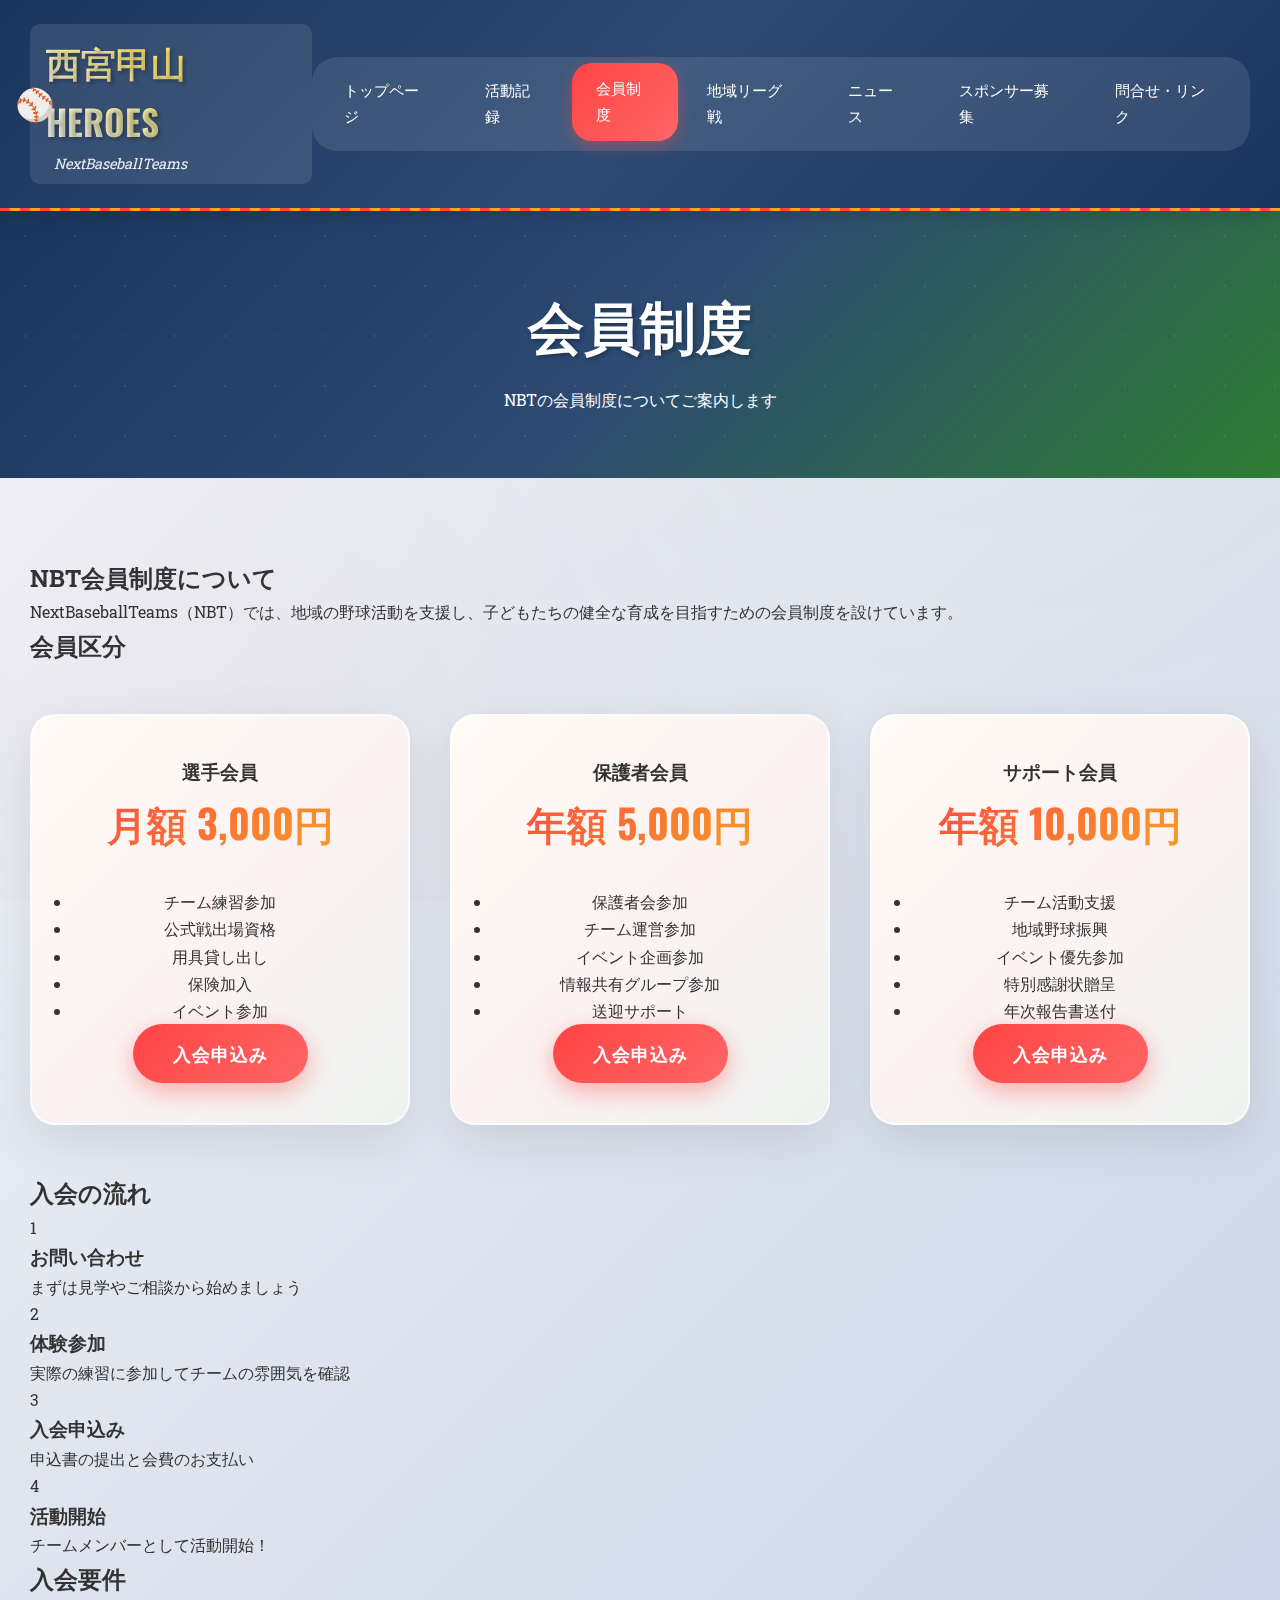
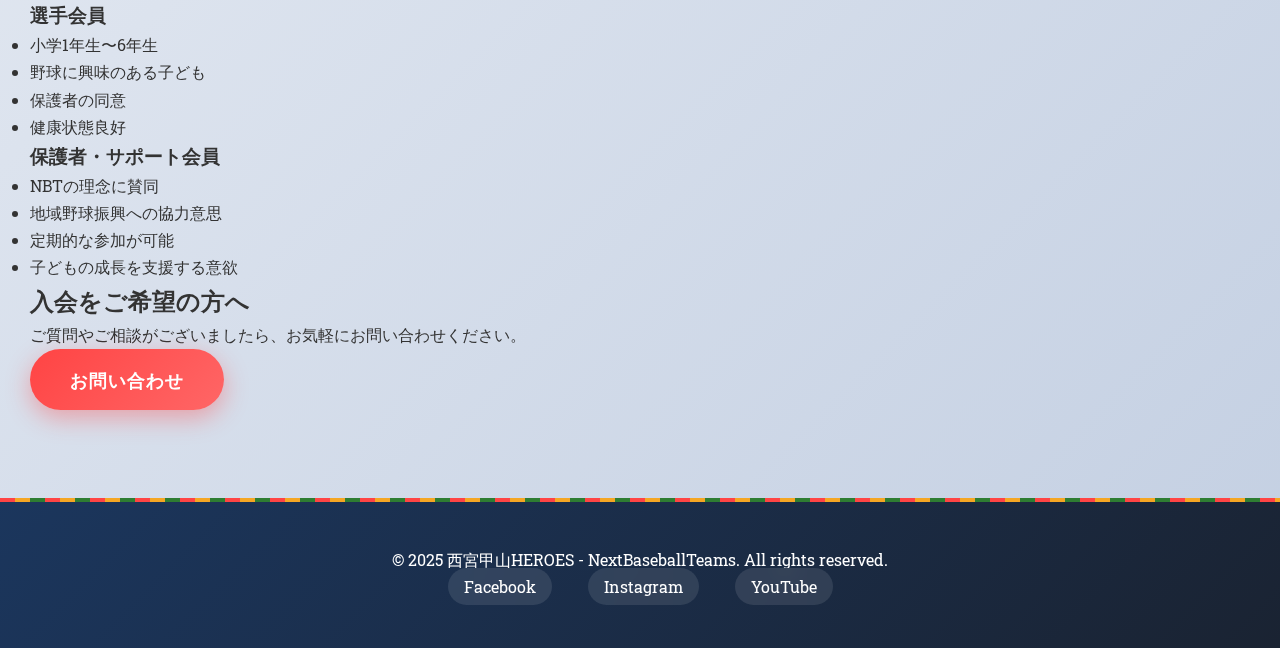
<file: pages/membership.html>
<!DOCTYPE html>
<!-- 
    会員制度ページ（membership.html） - 西宮甲山HEROESの入会案内ページ
    このページでは、NBTの会員制度について詳しく説明し、入会を希望する方々に
    必要な情報を提供します。会員区分、料金、特典、入会手続きなどを網羅しています。
-->
<html lang="ja">
<head>
    <!-- HTMLページのメタ情報を定義 -->
    <meta charset="UTF-8"> <!-- 文字エンコーディングをUTF-8に設定（日本語対応） -->
    <meta name="viewport" content="width=device-width, initial-scale=1.0"> <!-- レスポンシブデザイン対応 -->
    <title>会員制度 - 西宮甲山HEROES</title> <!-- ブラウザタブに表示されるタイトル -->
    <link rel="stylesheet" href="../assets/css/enhanced-styles.css"> <!-- 外部CSSファイルを読み込み -->
</head>
<body> <!-- ページのメインコンテンツを含むbody要素 -->
    <!-- サイト共通のヘッダーセクション -->
    <header>
        <!-- メインナビゲーション -->
        <nav>
            <!-- チームロゴと名称エリア -->
            <div class="logo">
                <h1>西宮甲山HEROES</h1> <!-- チーム名 -->
                <p>NextBaseballTeams</p> <!-- 所属団体名 -->
            </div>
            
            <!-- サイト内ナビゲーションメニュー -->
            <ul class="nav-menu">
                <li><a href="index.html">トップページ</a></li> <!-- ホームページへのリンク -->
                <li><a href="activities.html">活動記録</a></li> <!-- チーム活動履歴ページ -->
                <li><a href="membership.html" class="active">会員制度</a></li> <!-- 現在のページ（activeクラスでハイライト） -->
                <li><a href="league.html">地域リーグ戦</a></li> <!-- 試合情報ページ -->
                <li><a href="news.html">ニュース</a></li> <!-- 最新情報ページ -->
                <li><a href="sponsors.html">スポンサー募集</a></li> <!-- スポンサー情報ページ -->
                <li><a href="contact.html">問合せ・リンク</a></li> <!-- 連絡先ページ -->
            </ul>
        </nav>
    </header>

    <!-- メインコンテンツエリア -->
    <main>
        <!-- ページヘッダーセクション：ページのタイトルと概要を表示 -->
        <section class="page-header">
            <div class="container">
                <h1>会員制度</h1> <!-- メインページタイトル -->
                <p>NBTの会員制度についてご案内します</p> <!-- ページの概要説明 -->
            </div>
        </section>

        <!-- 会員制度のメインコンテンツセクション -->
        <section class="membership-content">
            <div class="container">
                <!-- 会員制度の概要説明エリア -->
                <div class="membership-overview">
                    <h2>NBT会員制度について</h2> <!-- セクションタイトル -->
                    <!-- 会員制度の目的と意義を説明するテキスト -->
                    <p>NextBaseballTeams（NBT）では、地域の野球活動を支援し、子どもたちの健全な育成を目指すための会員制度を設けています。</p>
                </div>

                <!-- 会員区分と料金プランの説明エリア -->
                <div class="membership-types">
                    <h2>会員区分</h2> <!-- セクションタイトル -->
                    
                    <!-- 会員タイプをグリッドレイアウトで表示するコンテナ -->
                    <div class="membership-grid">
                        <!-- 選手会員カード：実際に野球をしたい子ども向け -->
                        <div class="membership-card">
                            <h3>選手会員</h3> <!-- 会員タイプ名 -->
                            <div class="price">月額 3,000円</div> <!-- 料金表示 -->
                            
                            <!-- 選手会員の特典リスト -->
                            <ul class="benefits">
                                <li>チーム練習参加</li> <!-- 基本的な練習参加権 -->
                                <li>公式戦出場資格</li> <!-- 公式試合への参加資格 -->
                                <li>用具貸し出し</li> <!-- 野球用具のレンタルサービス -->
                                <li>保険加入</li> <!-- スポーツ保険の適用 -->
                                <li>イベント参加</li> <!-- チームイベントへの参加権 -->
                            </ul>
                            <button class="btn primary">入会申込み</button> <!-- 入会申込みボタン -->
                        </div>

                        <!-- 保護者会員カード：子どもの保護者向け -->
                        <div class="membership-card">
                            <h3>保護者会員</h3> <!-- 会員タイプ名 -->
                            <div class="price">年額 5,000円</div> <!-- 料金表示 -->
                            
                            <!-- 保護者会員の特典リスト -->
                            <ul class="benefits">
                                <li>保護者会参加</li> <!-- 保護者関連イベントへの参加権 -->
                                <li>チーム運営参加</li> <!-- チーム経営や運営への関与 -->
                                <li>イベント企画参加</li> <!-- イベントの企画や運営への参加 -->
                                <li>情報共有グループ参加</li> <!-- 保護者間の情報交換グループ -->
                                <li>送迎サポート</li> <!-- 練習や試合への送迎サポート -->
                            </ul>
                            <button class="btn primary">入会申込み</button> <!-- 入会申込みボタン -->
                        </div>

                        <!-- サポート会員カード：地域支援者向け -->
                        <div class="membership-card">
                            <h3>サポート会員</h3> <!-- 会員タイプ名 -->
                            <div class="price">年額 10,000円</div> <!-- 料金表示 -->
                            
                            <!-- サポート会員の特典リスト -->
                            <ul class="benefits">
                                <li>チーム活動支援</li> <!-- チーム活動の財政的・精神的支援 -->
                                <li>地域野球振興</li> <!-- 地域全体の野球文化振興への貢献 -->
                                <li>イベント優先参加</li> <!-- 特別イベントへの優先参加権 -->
                                <li>特別感謝状贈呈</li> <!-- チームからの特別な感謝表示 -->
                                <li>年次報告書送付</li> <!-- チームの年間活動報告書の提供 -->
                            </ul>
                            <button class="btn primary">入会申込み</button> <!-- 入会申込みボタン -->
                        </div>
                    </div> <!-- 会員グリッド終了 -->
                </div> <!-- 会員タイプセクション終了 -->

                <!-- 入会の手続きと流れを説明するセクション -->
                <div class="membership-process">
                    <h2>入会の流れ</h2> <!-- セクションタイトル -->
                    
                    <!-- 入会のステップを時系列で表示するコンテナ -->
                    <div class="process-steps">
                        <!-- ステップ1：初回のお問い合わせ -->
                        <div class="step">
                            <div class="step-number">1</div> <!-- ステップ番号 -->
                            <h3>お問い合わせ</h3> <!-- ステップ名 -->
                            <p>まずは見学やご相談から始めましょう</p> <!-- ステップ説明 -->
                        </div>
                        
                        <!-- ステップ2：実際の体験参加 -->
                        <div class="step">
                            <div class="step-number">2</div> <!-- ステップ番号 -->
                            <h3>体験参加</h3> <!-- ステップ名 -->
                            <p>実際の練習に参加してチームの雰囲気を確認</p> <!-- ステップ説明 -->
                        </div>
                        
                        <!-- ステップ3：正式な入会申込み -->
                        <div class="step">
                            <div class="step-number">3</div> <!-- ステップ番号 -->
                            <h3>入会申込み</h3> <!-- ステップ名 -->
                            <p>申込書の提出と会費のお支払い</p> <!-- ステップ説明 -->
                        </div>
                        
                        <!-- ステップ4：活動開始 -->
                        <div class="step">
                            <div class="step-number">4</div> <!-- ステップ番号 -->
                            <h3>活動開始</h3> <!-- ステップ名 -->
                            <p>チームメンバーとして活動開始！</p> <!-- ステップ説明 -->
                        </div>
                    </div> <!-- プロセスステップコンテナ終了 -->
                </div> <!-- メンバーシッププロセスセクション終了 -->

                <!-- 入会に必要な要件や条件を説明するセクション -->
                <div class="membership-requirements">
                    <h2>入会要件</h2> <!-- セクションタイトル -->
                    
                    <!-- 会員タイプ別の要件をグリッドレイアウトで表示 -->
                    <div class="requirements-grid">
                        <!-- 選手会員の入会要件 -->
                        <div class="requirement-item">
                            <h3>選手会員</h3> <!-- 会員タイプ名 -->
                            <ul>
                                <li>小学1年生〜6年生</li> <!-- 年齢制限 -->
                                <li>野球に興味のある子ども</li> <!-- モチベーション要件 -->
                                <li>保護者の同意</li> <!-- 保護者の承認が必要 -->
                                <li>健康状態良好</li> <!-- スポーツ参加に必要な健康状態 -->
                            </ul>
                        </div>
                        
                        <!-- 保護者・サポート会員の入会要件 -->
                        <div class="requirement-item">
                            <h3>保護者・サポート会員</h3> <!-- 会員タイプ名 -->
                            <ul>
                                <li>NBTの理念に賛同</li> <!-- 団体の理念への理解と支持 -->
                                <li>地域野球振興への協力意思</li> <!-- 地域貢献への意欲 -->
                                <li>定期的な参加が可能</li> <!-- 継続的な関与能力 -->
                                <li>子どもの成長を支援する意欲</li> <!-- 子どもたちへのサポート意欲 -->
                            </ul>
                        </div>
                    </div> <!-- 要件グリッド終了 -->
                </div> <!-- メンバーシップ要件セクション終了 -->

                <!-- 入会への行動を促すCTA（Call To Action）セクション -->
                <div class="contact-cta">
                    <h2>入会をご希望の方へ</h2> <!-- CTAタイトル -->
                    <!-- お問い合わせを促すメッセージ -->
                    <p>ご質問やご相談がございましたら、お気軽にお問い合わせください。</p>
                    <!-- お問い合わせページへのリンクボタン -->
                    <a href="contact.html" class="btn primary large">お問い合わせ</a>
                </div>
            </div> <!-- コンテナ終了 -->
        </section> <!-- メンバーシップコンテンツセクション終了 -->
    </main> <!-- メインコンテンツ終了 -->

    <!-- サイト共通のフッターセクション -->
    <footer>
        <div class="container">
            <!-- 著作権情報と法的所有権の表示 -->
            <p>&copy; 2025 西宮甲山HEROES - NextBaseballTeams. All rights reserved.</p>
            
            <!-- ソーシャルメディアリンク集 -->
            <div class="social-links">
                <a href="#">Facebook</a> <!-- Facebookページへのリンク（未実装） -->
                <a href="#">Instagram</a> <!-- Instagramアカウントへのリンク（未実装） -->
                <a href="#">YouTube</a> <!-- YouTubeチャンネルへのリンク（未実装） -->
            </div>
        </div>
    </footer>

    <!-- JavaScriptファイルの読み込み：インタラクティブ機能を提供 -->
    <script src="../assets/js/script.js"></script>
</body> <!-- body要素終了 -->
</html> <!-- HTML文書終了 -->
</file>
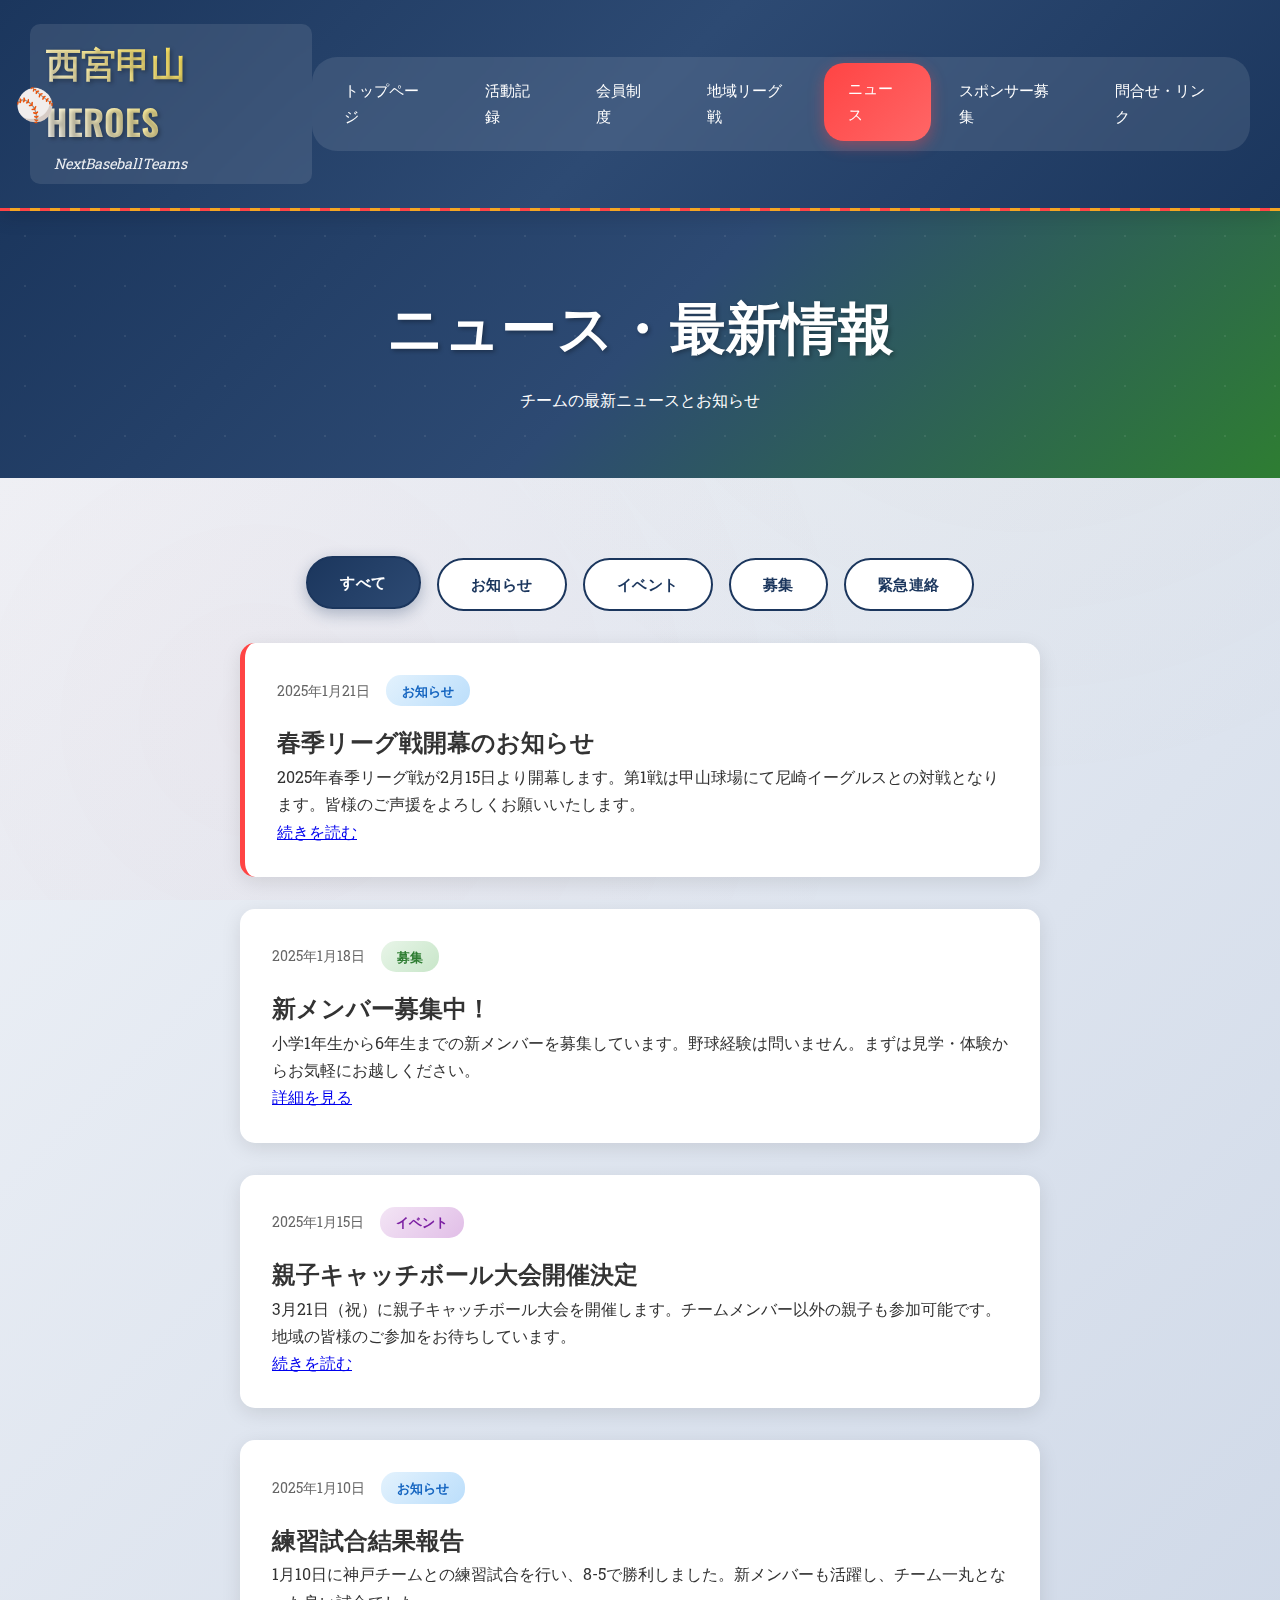
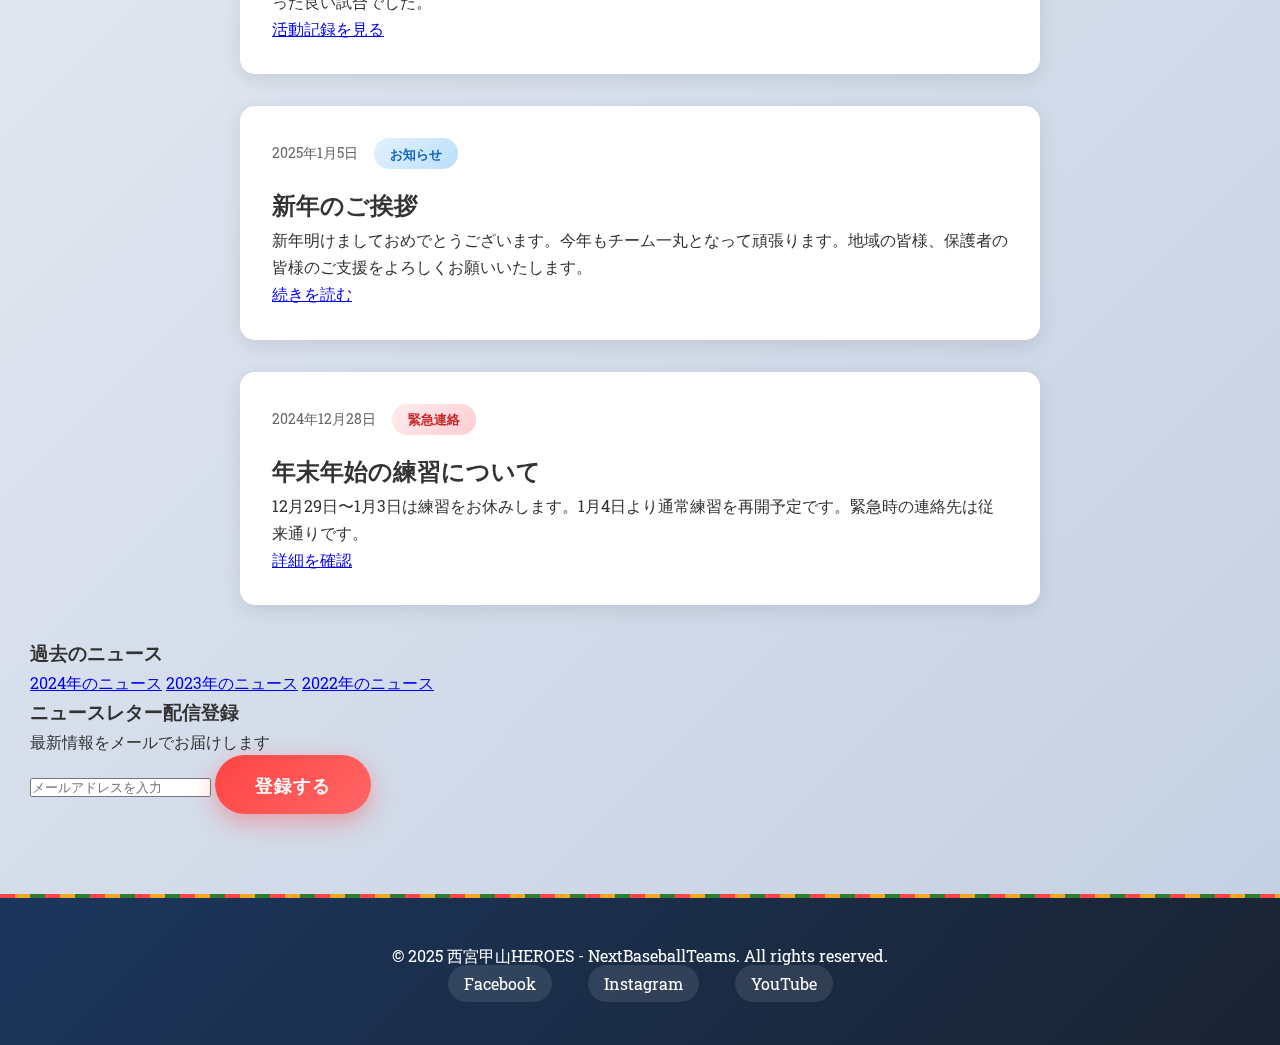
<file: pages/news.html>
<!DOCTYPE html>
<!-- 
    ニュースページ（news.html） - チームの最新情報とお知らせを掲載するページ
    このページでは、西宮甲山HEROESに関する様々なニュース、お知らせ、イベント情報、
    緊急連絡などを分類して表示します。カテゴリ別フィルター機能で情報を整理し、
    ニュースレター配信登録機能も提供します。
-->
<html lang="ja">
<head>
    <!-- HTMLページのメタ情報を定義 -->
    <meta charset="UTF-8"> <!-- 文字エンコーディングをUTF-8に設定（日本語対応） -->
    <meta name="viewport" content="width=device-width, initial-scale=1.0"> <!-- レスポンシブデザイン対応 -->
    <title>ニュース - 西宮甲山HEROES</title> <!-- ブラウザタブに表示されるタイトル -->
    <link rel="stylesheet" href="../assets/css/enhanced-styles.css"> <!-- 外部CSSファイルを読み込み -->
</head>
<body> <!-- ページのメインコンテンツを含むbody要素 -->
    <!-- サイト共通のヘッダーセクション -->
    <header>
        <!-- メインナビゲーション -->
        <nav>
            <!-- チームロゴと名称エリア -->
            <div class="logo">
                <h1>西宮甲山HEROES</h1> <!-- チーム名 -->
                <p>NextBaseballTeams</p> <!-- 所属団体名 -->
            </div>
            
            <!-- サイト内ナビゲーションメニュー -->
            <ul class="nav-menu">
                <li><a href="index.html">トップページ</a></li> <!-- ホームページへのリンク -->
                <li><a href="activities.html">活動記録</a></li> <!-- チーム活動履歴ページ -->
                <li><a href="membership.html">会員制度</a></li> <!-- 入会案内ページ -->
                <li><a href="league.html">地域リーグ戦</a></li> <!-- 試合情報ページ -->
                <li><a href="news.html" class="active">ニュース</a></li> <!-- 現在のページ（activeクラスでハイライト） -->
                <li><a href="sponsors.html">スポンサー募集</a></li> <!-- スポンサー情報ページ -->
                <li><a href="contact.html">問合せ・リンク</a></li> <!-- 連絡先ページ -->
            </ul>
        </nav>
    </header>

    <!-- メインコンテンツエリア -->
    <main>
        <!-- ページヘッダーセクション：ページのタイトルと概要を表示 -->
        <section class="page-header">
            <div class="container">
                <h1>ニュース・最新情報</h1> <!-- メインページタイトル -->
                <p>チームの最新ニュースとお知らせ</p> <!-- ページの概要説明 -->
            </div>
        </section>

        <!-- ニュースのメインコンテンツセクション -->
        <section class="news-content">
            <div class="container">
                <!-- ニュースカテゴリフィルターボタン群：記事をカテゴリ別に分類表示 -->
                <div class="news-categories">
                    <button class="category-btn active" data-category="all">すべて</button> <!-- 全記事表示（デフォルト選択） -->
                    <button class="category-btn" data-category="announcement">お知らせ</button> <!-- 一般的なお知らせカテゴリ -->
                    <button class="category-btn" data-category="event">イベント</button> <!-- イベント関連カテゴリ -->
                    <button class="category-btn" data-category="recruitment">募集</button> <!-- メンバー募集等のカテゴリ -->
                    <button class="category-btn" data-category="emergency">緊急連絡</button> <!-- 緊急時の連絡カテゴリ -->
                </div>

                <!-- ニュース記事リスト：各記事を時系列で表示 -->
                <div class="news-list">
                    <!-- 注目記事（featured）：春季リーグ戦開幕のお知らせ -->
                    <article class="news-article featured" data-category="announcement">
                        <!-- 記事のメタ情報：日付とカテゴリ -->
                        <div class="news-meta">
                            <span class="news-date">2025年1月21日</span> <!-- 投稿日時 -->
                            <span class="news-category announcement">お知らせ</span> <!-- カテゴリラベル -->
                        </div>
                        <h2>春季リーグ戦開幕のお知らせ</h2> <!-- 記事タイトル -->
                        <!-- 記事の要約文：読者が内容を理解しやすくする -->
                        <p>2025年春季リーグ戦が2月15日より開幕します。第1戦は甲山球場にて尼崎イーグルスとの対戦となります。皆様のご声援をよろしくお願いいたします。</p>
                        <a href="#" class="read-more">続きを読む</a> <!-- 詳細記事へのリンク -->
                    </article>

                    <!-- 通常記事：新メンバー募集記事 -->
                    <article class="news-article" data-category="recruitment">
                        <!-- 記事のメタ情報 -->
                        <div class="news-meta">
                            <span class="news-date">2025年1月18日</span> <!-- 投稿日時 -->
                            <span class="news-category recruitment">募集</span> <!-- カテゴリラベル -->
                        </div>
                        <h2>新メンバー募集中！</h2> <!-- 記事タイトル -->
                        <!-- 記事の要約文 -->
                        <p>小学1年生から6年生までの新メンバーを募集しています。野球経験は問いません。まずは見学・体験からお気軽にお越しください。</p>
                        <a href="membership.html" class="read-more">詳細を見る</a> <!-- 会員制度ページへのリンク -->
                    </article>

                    <!-- 通常記事：イベント関連記事 -->
                    <article class="news-article" data-category="event">
                        <!-- 記事のメタ情報 -->
                        <div class="news-meta">
                            <span class="news-date">2025年1月15日</span> <!-- 投稿日時 -->
                            <span class="news-category event">イベント</span> <!-- カテゴリラベル -->
                        </div>
                        <h2>親子キャッチボール大会開催決定</h2> <!-- 記事タイトル -->
                        <!-- 記事の要約文 -->
                        <p>3月21日（祝）に親子キャッチボール大会を開催します。チームメンバー以外の親子も参加可能です。地域の皆様のご参加をお待ちしています。</p>
                        <a href="#" class="read-more">続きを読む</a> <!-- 詳細記事へのリンク -->
                    </article>

                    <!-- 通常記事：試合結果報告 -->
                    <article class="news-article" data-category="announcement">
                        <!-- 記事のメタ情報 -->
                        <div class="news-meta">
                            <span class="news-date">2025年1月10日</span> <!-- 投稿日時 -->
                            <span class="news-category announcement">お知らせ</span> <!-- カテゴリラベル -->
                        </div>
                        <h2>練習試合結果報告</h2> <!-- 記事タイトル -->
                        <!-- 記事の要約文 -->
                        <p>1月10日に神戸チームとの練習試合を行い、8-5で勝利しました。新メンバーも活躍し、チーム一丸となった良い試合でした。</p>
                        <a href="activities.html" class="read-more">活動記録を見る</a> <!-- 活動記録ページへのリンク -->
                    </article>

                    <!-- 通常記事：新年の挨拶 -->
                    <article class="news-article" data-category="announcement">
                        <!-- 記事のメタ情報 -->
                        <div class="news-meta">
                            <span class="news-date">2025年1月5日</span> <!-- 投稿日時 -->
                            <span class="news-category announcement">お知らせ</span> <!-- カテゴリラベル -->
                        </div>
                        <h2>新年のご挨拶</h2> <!-- 記事タイトル -->
                        <!-- 記事の要約文 -->
                        <p>新年明けましておめでとうございます。今年もチーム一丸となって頑張ります。地域の皆様、保護者の皆様のご支援をよろしくお願いいたします。</p>
                        <a href="#" class="read-more">続きを読む</a> <!-- 詳細記事へのリンク -->
                    </article>

                    <!-- 緊急連絡記事：特別な強調表示 -->
                    <article class="news-article emergency" data-category="emergency">
                        <!-- 記事のメタ情報 -->
                        <div class="news-meta">
                            <span class="news-date">2024年12月28日</span> <!-- 投稿日時 -->
                            <span class="news-category emergency">緊急連絡</span> <!-- 緊急カテゴリラベル -->
                        </div>
                        <h2>年末年始の練習について</h2> <!-- 記事タイトル -->
                        <!-- 記事の要約文 -->
                        <p>12月29日〜1月3日は練習をお休みします。1月4日より通常練習を再開予定です。緊急時の連絡先は従来通りです。</p>
                        <a href="#" class="read-more">詳細を確認</a> <!-- 詳細記事へのリンク -->
                    </article>
                </div> <!-- ニュースリスト終了 -->

                <!-- 過去のニュースアーカイブセクション：年別アーカイブへのリンク -->
                <div class="news-archive">
                    <h3>過去のニュース</h3> <!-- アーカイブセクションタイトル -->
                    <!-- 年別アーカイブリンク集 -->
                    <div class="archive-links">
                        <a href="#">2024年のニュース</a> <!-- 2024年のアーカイブ -->
                        <a href="#">2023年のニュース</a> <!-- 2023年のアーカイブ -->
                        <a href="#">2022年のニュース</a> <!-- 2022年のアーカイブ -->
                    </div>
                </div>

                <!-- ニュースレター配信登録セクション：メール配信サービス -->
                <div class="newsletter-signup">
                    <h3>ニュースレター配信登録</h3> <!-- セクションタイトル -->
                    <p>最新情報をメールでお届けします</p> <!-- サービス説明 -->
                    
                    <!-- ニュースレター登録フォーム -->
                    <form class="newsletter-form">
                        <input type="email" placeholder="メールアドレスを入力" required> <!-- メールアドレス入力欄（必須） -->
                        <button type="submit" class="btn primary">登録する</button> <!-- 登録実行ボタン -->
                    </form>
                </div>
            </div> <!-- コンテナ終了 -->
        </section> <!-- ニュースコンテンツセクション終了 -->
    </main> <!-- メインコンテンツ終了 -->

    <!-- サイト共通のフッターセクション -->
    <footer>
        <div class="container">
            <!-- 著作権情報と法的所有権の表示 -->
            <p>&copy; 2025 西宮甲山HEROES - NextBaseballTeams. All rights reserved.</p>
            
            <!-- ソーシャルメディアリンク集 -->
            <div class="social-links">
                <a href="#">Facebook</a> <!-- Facebookページへのリンク（未実装） -->
                <a href="#">Instagram</a> <!-- Instagramアカウントへのリンク（未実装） -->
                <a href="#">YouTube</a> <!-- YouTubeチャンネルへのリンク（未実装） -->
            </div>
        </div>
    </footer>

    <!-- JavaScriptファイルの読み込み：カテゴリフィルター機能等を提供 -->
    <script src="../assets/js/script.js"></script>
</body> <!-- body要素終了 -->
</html> <!-- HTML文書終了 -->
</file>
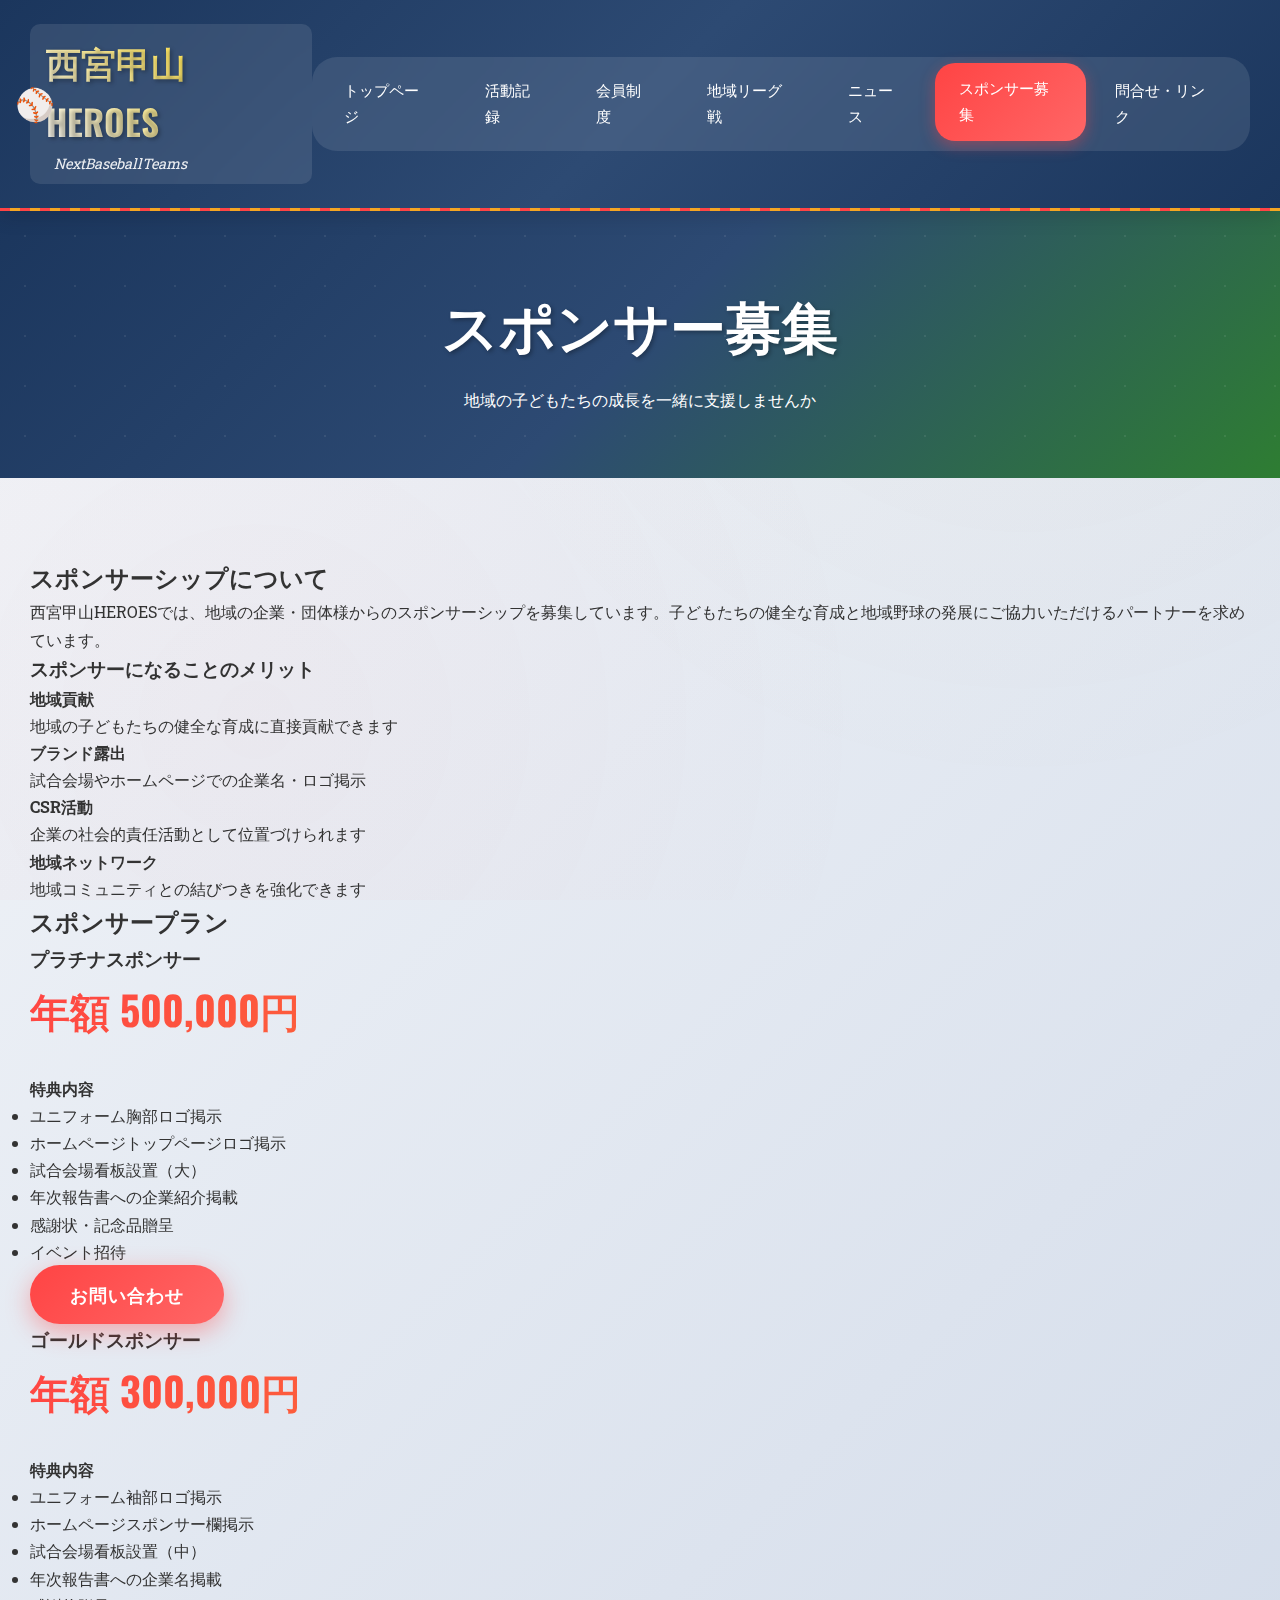
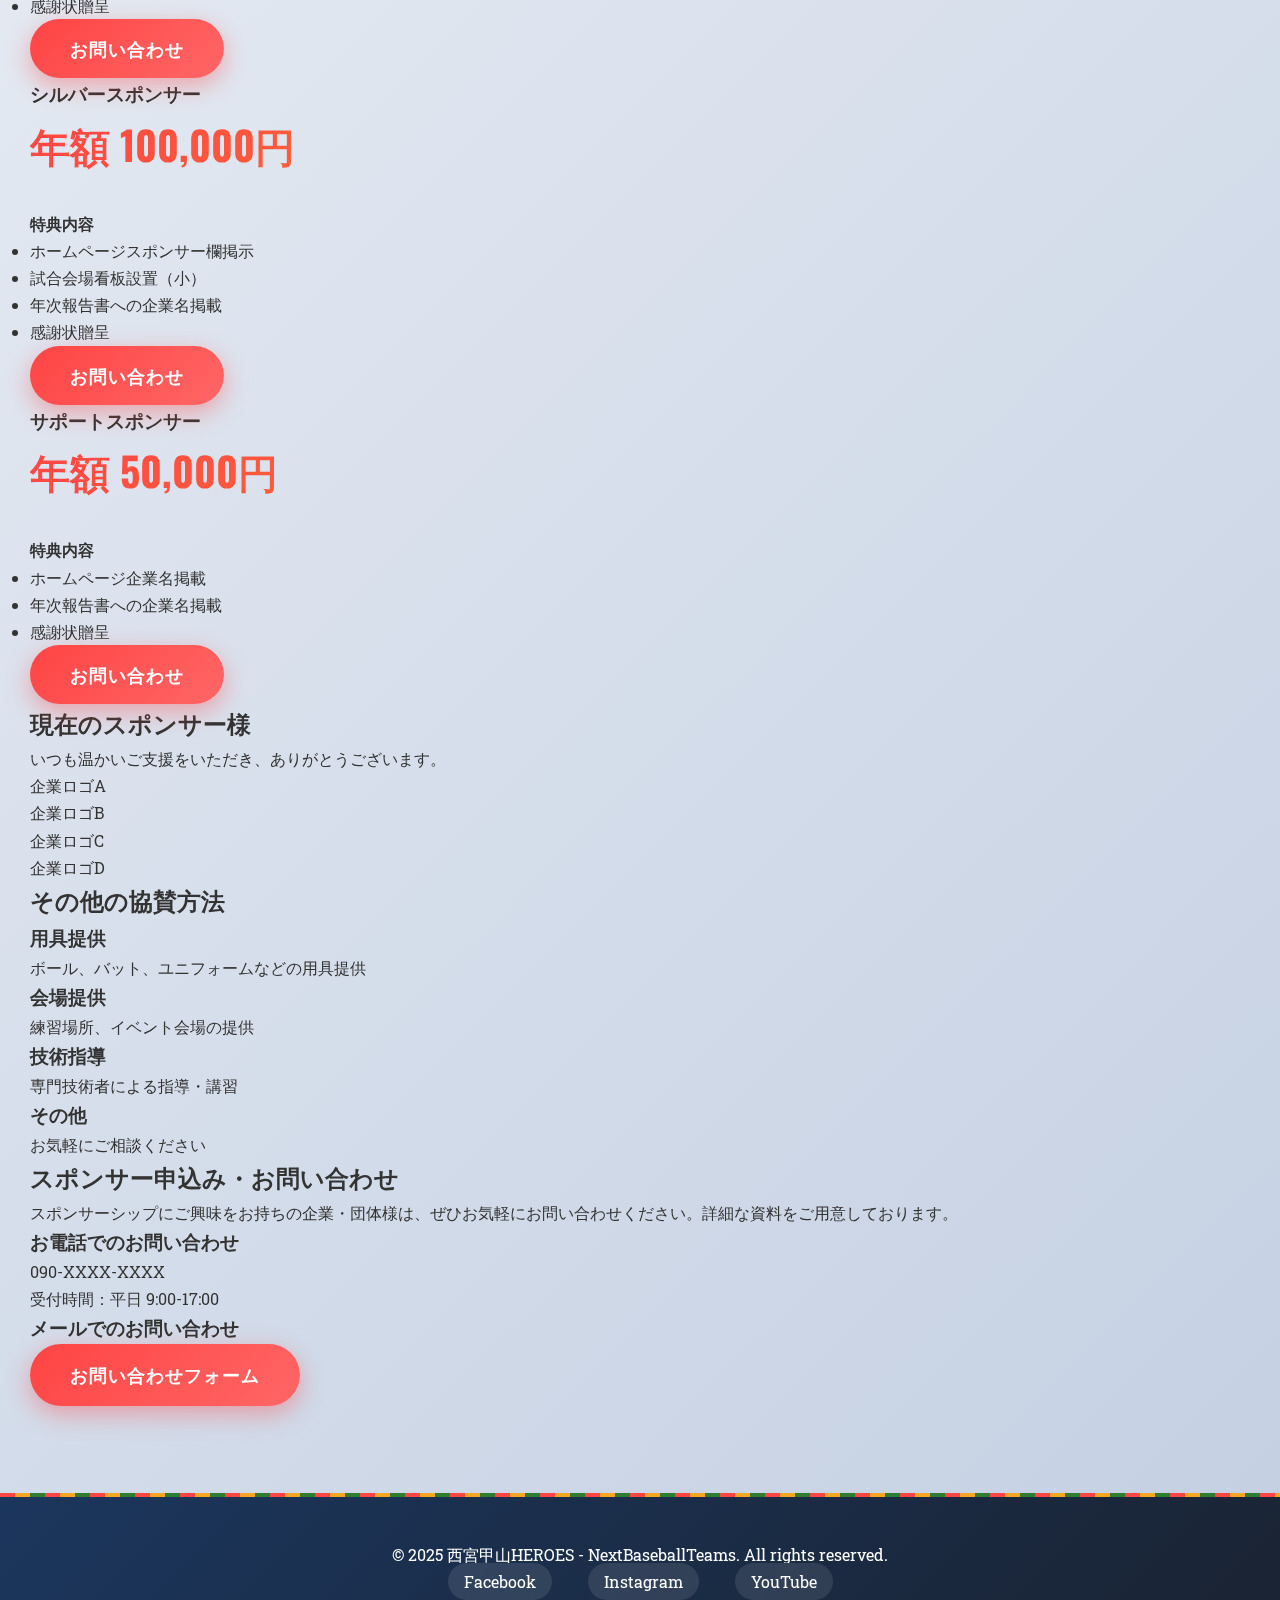
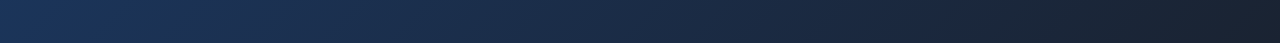
<file: pages/sponsors.html>
<!DOCTYPE html>
<!-- 
    スポンサー募集ページ（sponsors.html） - 企業・団体からのスポンサーシップ募集ページ
    このページでは、西宮甲山HEROESの活動を支援いただけるスポンサー様を募集し、
    スポンサーシップの内容、特典、プラン、メリットなどを詳しく説明します。
    企業の社会貢献活動や地域密着型マーケティングの機会を提供します。
-->
<html lang="ja">
<head>
    <!-- HTMLページのメタ情報を定義 -->
    <meta charset="UTF-8"> <!-- 文字エンコーディングをUTF-8に設定（日本語対応） -->
    <meta name="viewport" content="width=device-width, initial-scale=1.0"> <!-- レスポンシブデザイン対応 -->
    <title>スポンサー募集 - 西宮甲山HEROES</title> <!-- ブラウザタブに表示されるタイトル -->
    <link rel="stylesheet" href="../assets/css/enhanced-styles.css"> <!-- 外部CSSファイルを読み込み -->
</head>
<body> <!-- ページのメインコンテンツを含むbody要素 -->
    <!-- サイト共通のヘッダーセクション -->
    <header>
        <!-- メインナビゲーション -->
        <nav>
            <!-- チームロゴと名称エリア -->
            <div class="logo">
                <h1>西宮甲山HEROES</h1> <!-- チーム名 -->
                <p>NextBaseballTeams</p> <!-- 所属団体名 -->
            </div>
            
            <!-- サイト内ナビゲーションメニュー -->
            <ul class="nav-menu">
                <li><a href="index.html">トップページ</a></li> <!-- ホームページへのリンク -->
                <li><a href="activities.html">活動記録</a></li> <!-- チーム活動履歴ページ -->
                <li><a href="membership.html">会員制度</a></li> <!-- 入会案内ページ -->
                <li><a href="league.html">地域リーグ戦</a></li> <!-- 試合情報ページ -->
                <li><a href="news.html">ニュース</a></li> <!-- 最新情報ページ -->
                <li><a href="sponsors.html" class="active">スポンサー募集</a></li> <!-- 現在のページ（activeクラスでハイライト） -->
                <li><a href="contact.html">問合せ・リンク</a></li> <!-- 連絡先ページ -->
            </ul>
        </nav>
    </header>

    <!-- メインコンテンツエリア -->
    <main>
        <!-- ページヘッダーセクション：ページのタイトルと概要を表示 -->
        <section class="page-header">
            <div class="container">
                <h1>スポンサー募集</h1> <!-- メインページタイトル -->
                <p>地域の子どもたちの成長を一緒に支援しませんか</p> <!-- ページの概要説明とCTAメッセージ -->
            </div>
        </section>

        <!-- スポンサーシップのメインコンテンツセクション -->
        <section class="sponsors-content">
            <div class="container">
                <!-- スポンサーシップの導入・概要セクション -->
                <div class="sponsor-intro">
                    <h2>スポンサーシップについて</h2> <!-- セクションタイトル -->
                    <!-- スポンサーシップの目的と意義を説明する文章 -->
                    <p>西宮甲山HEROESでは、地域の企業・団体様からのスポンサーシップを募集しています。子どもたちの健全な育成と地域野球の発展にご協力いただけるパートナーを求めています。</p>
                    
                    <!-- スポンサーになることのメリット・利点を説明するセクション -->
                    <div class="sponsor-benefits">
                        <h3>スポンサーになることのメリット</h3> <!-- サブセクションタイトル -->
                        
                        <!-- メリットをグリッドレイアウトで表示 -->
                        <div class="benefits-grid">
                            <!-- 地域貢献の価値 -->
                            <div class="benefit-item">
                                <h4>地域貢献</h4> <!-- メリット項目タイトル -->
                                <p>地域の子どもたちの健全な育成に直接貢献できます</p> <!-- メリット詳細説明 -->
                            </div>
                            
                            <!-- ブランド露出・宣伝効果 -->
                            <div class="benefit-item">
                                <h4>ブランド露出</h4> <!-- メリット項目タイトル -->
                                <p>試合会場やホームページでの企業名・ロゴ掲示</p> <!-- メリット詳細説明 -->
                            </div>
                            
                            <!-- CSR（企業の社会的責任）活動 -->
                            <div class="benefit-item">
                                <h4>CSR活動</h4> <!-- メリット項目タイトル -->
                                <p>企業の社会的責任活動として位置づけられます</p> <!-- メリット詳細説明 -->
                            </div>
                            
                            <!-- 地域ネットワーク構築 -->
                            <div class="benefit-item">
                                <h4>地域ネットワーク</h4> <!-- メリット項目タイトル -->
                                <p>地域コミュニティとの結びつきを強化できます</p> <!-- メリット詳細説明 -->
                            </div>
                        </div>
                    </div>
                </div>

                <!-- スポンサープラン・料金体系のセクション -->
                <div class="sponsor-plans">
                    <h2>スポンサープラン</h2> <!-- セクションタイトル -->
                    
                    <!-- プランをグリッドレイアウトで表示 -->
                    <div class="plans-grid">
                        <!-- プラチナスポンサー：最上位プラン -->
                        <div class="plan-card premium">
                            <div class="plan-header">
                                <h3>プラチナスポンサー</h3> <!-- プラン名 -->
                                <div class="price">年額 500,000円</div> <!-- 価格表示 -->
                            </div>
                            
                            <!-- プラチナスポンサーの特典内容 -->
                            <div class="plan-benefits">
                                <h4>特典内容</h4> <!-- 特典セクション見出し -->
                                <ul>
                                    <li>ユニフォーム胸部ロゴ掲示</li> <!-- 最も目立つロゴ配置 -->
                                    <li>ホームページトップページロゴ掲示</li> <!-- ウェブサイトでの最上位露出 -->
                                    <li>試合会場看板設置（大）</li> <!-- 大型看板での宣伝 -->
                                    <li>年次報告書への企業紹介掲載</li> <!-- 詳細な企業紹介 -->
                                    <li>感謝状・記念品贈呈</li> <!-- 特別な感謝の表現 -->
                                    <li>イベント招待</li> <!-- 特別イベントへの招待 -->
                                </ul>
                            </div>
                            <button class="btn primary">お問い合わせ</button> <!-- 問い合わせボタン -->
                        </div>

                        <!-- ゴールドスポンサー：中上位プラン -->
                        <div class="plan-card standard">
                            <div class="plan-header">
                                <h3>ゴールドスポンサー</h3> <!-- プラン名 -->
                                <div class="price">年額 300,000円</div> <!-- 価格表示 -->
                            </div>
                            
                            <!-- ゴールドスポンサーの特典内容 -->
                            <div class="plan-benefits">
                                <h4>特典内容</h4> <!-- 特典セクション見出し -->
                                <ul>
                                    <li>ユニフォーム袖部ロゴ掲示</li> <!-- 袖部分へのロゴ配置 -->
                                    <li>ホームページスポンサー欄掲示</li> <!-- ウェブサイトでの標準露出 -->
                                    <li>試合会場看板設置（中）</li> <!-- 中型看板での宣伝 -->
                                    <li>年次報告書への企業名掲載</li> <!-- 企業名の掲載 -->
                                    <li>感謝状贈呈</li> <!-- 感謝状の贈呈 -->
                                </ul>
                            </div>
                            <button class="btn primary">お問い合わせ</button> <!-- 問い合わせボタン -->
                        </div>

                        <!-- シルバースポンサー：標準プラン -->
                        <div class="plan-card basic">
                            <div class="plan-header">
                                <h3>シルバースポンサー</h3> <!-- プラン名 -->
                                <div class="price">年額 100,000円</div> <!-- 価格表示 -->
                            </div>
                            
                            <!-- シルバースポンサーの特典内容 -->
                            <div class="plan-benefits">
                                <h4>特典内容</h4> <!-- 特典セクション見出し -->
                                <ul>
                                    <li>ホームページスポンサー欄掲示</li> <!-- ウェブサイトでの標準露出 -->
                                    <li>試合会場看板設置（小）</li> <!-- 小型看板での宣伝 -->
                                    <li>年次報告書への企業名掲載</li> <!-- 企業名の掲載 -->
                                    <li>感謝状贈呈</li> <!-- 感謝状の贈呈 -->
                                </ul>
                            </div>
                            <button class="btn primary">お問い合わせ</button> <!-- 問い合わせボタン -->
                        </div>

                        <!-- サポートスポンサー：エントリープラン -->
                        <div class="plan-card support">
                            <div class="plan-header">
                                <h3>サポートスポンサー</h3> <!-- プラン名 -->
                                <div class="price">年額 50,000円</div> <!-- 価格表示 -->
                            </div>
                            
                            <!-- サポートスポンサーの特典内容 -->
                            <div class="plan-benefits">
                                <h4>特典内容</h4> <!-- 特典セクション見出し -->
                                <ul>
                                    <li>ホームページ企業名掲載</li> <!-- 基本的なウェブ掲載 -->
                                    <li>年次報告書への企業名掲載</li> <!-- 企業名の掲載 -->
                                    <li>感謝状贈呈</li> <!-- 感謝状の贈呈 -->
                                </ul>
                            </div>
                            <button class="btn primary">お問い合わせ</button> <!-- 問い合わせボタン -->
                        </div>
                    </div>
                </div>

                <!-- 現在のスポンサー様の紹介セクション -->
                <div class="current-sponsors">
                    <h2>現在のスポンサー様</h2> <!-- セクションタイトル -->
                    <p>いつも温かいご支援をいただき、ありがとうございます。</p> <!-- 感謝のメッセージ -->
                    
                    <!-- スポンサーロゴ表示エリア -->
                    <div class="sponsors-list">
                        <!-- プレースホルダーロゴ：実際には企業ロゴ画像が入る -->
                        <div class="sponsor-logo">
                            <div class="placeholder-logo">企業ロゴA</div> <!-- ロゴプレースホルダー -->
                        </div>
                        <div class="sponsor-logo">
                            <div class="placeholder-logo">企業ロゴB</div> <!-- ロゴプレースホルダー -->
                        </div>
                        <div class="sponsor-logo">
                            <div class="placeholder-logo">企業ロゴC</div> <!-- ロゴプレースホルダー -->
                        </div>
                        <div class="sponsor-logo">
                            <div class="placeholder-logo">企業ロゴD</div> <!-- ロゴプレースホルダー -->
                        </div>
                    </div>
                </div>

                <!-- 金銭以外の協賛方法を紹介するセクション -->
                <div class="custom-sponsorship">
                    <h2>その他の協賛方法</h2> <!-- セクションタイトル -->
                    
                    <!-- カスタム協賛オプションのグリッド表示 -->
                    <div class="custom-options">
                        <!-- 用具提供による協賛 -->
                        <div class="option-item">
                            <h3>用具提供</h3> <!-- 協賛方法名 -->
                            <p>ボール、バット、ユニフォームなどの用具提供</p> <!-- 詳細説明 -->
                        </div>
                        
                        <!-- 会場提供による協賛 -->
                        <div class="option-item">
                            <h3>会場提供</h3> <!-- 協賛方法名 -->
                            <p>練習場所、イベント会場の提供</p> <!-- 詳細説明 -->
                        </div>
                        
                        <!-- 技術指導による協賛 -->
                        <div class="option-item">
                            <h3>技術指導</h3> <!-- 協賛方法名 -->
                            <p>専門技術者による指導・講習</p> <!-- 詳細説明 -->
                        </div>
                        
                        <!-- その他のカスタム協賛 -->
                        <div class="option-item">
                            <h3>その他</h3> <!-- 協賛方法名 -->
                            <p>お気軽にご相談ください</p> <!-- 柔軟な対応を示唆 -->
                        </div>
                    </div>
                </div>

                <!-- スポンサー申込み・お問い合わせセクション -->
                <div class="sponsor-application">
                    <h2>スポンサー申込み・お問い合わせ</h2> <!-- セクションタイトル -->
                    <!-- お問い合わせへの導入文 -->
                    <p>スポンサーシップにご興味をお持ちの企業・団体様は、ぜひお気軽にお問い合わせください。詳細な資料をご用意しております。</p>
                    
                    <!-- 連絡方法の選択肢を提示 -->
                    <div class="contact-methods">
                        <!-- 電話でのお問い合わせ -->
                        <div class="contact-item">
                            <h3>お電話でのお問い合わせ</h3> <!-- 連絡手段タイトル -->
                            <p class="contact-info">090-XXXX-XXXX</p> <!-- 電話番号（プレースホルダー） -->
                            <p class="contact-time">受付時間：平日 9:00-17:00</p> <!-- 受付時間の明示 -->
                        </div>
                        
                        <!-- メールでのお問い合わせ -->
                        <div class="contact-item">
                            <h3>メールでのお問い合わせ</h3> <!-- 連絡手段タイトル -->
                            <a href="contact.html" class="btn primary large">お問い合わせフォーム</a> <!-- 問い合わせフォームへのリンク -->
                        </div>
                    </div>
                </div>
            </div> <!-- コンテナ終了 -->
        </section> <!-- スポンサーコンテンツセクション終了 -->
    </main> <!-- メインコンテンツ終了 -->

    <!-- サイト共通のフッターセクション -->
    <footer>
        <div class="container">
            <!-- 著作権情報と法的所有権の表示 -->
            <p>&copy; 2025 西宮甲山HEROES - NextBaseballTeams. All rights reserved.</p>
            
            <!-- ソーシャルメディアリンク集 -->
            <div class="social-links">
                <a href="#">Facebook</a> <!-- Facebookページへのリンク（未実装） -->
                <a href="#">Instagram</a> <!-- Instagramアカウントへのリンク（未実装） -->
                <a href="#">YouTube</a> <!-- YouTubeチャンネルへのリンク（未実装） -->
            </div>
        </div>
    </footer>

    <!-- JavaScriptファイルの読み込み：インタラクティブ機能を提供 -->
    <script src="../assets/js/script.js"></script>
</body> <!-- body要素終了 -->
</html> <!-- HTML文書終了 -->
</file>
<file: assets/css/enhanced-styles.css>
/* ==========================================================================
   西宮甲山HEROES - 野球チーム感を強化した限界突破デザイン
   
   このCSSファイルは西宮甲山HEROESチームのウェブサイト用の
   拡張スタイルシートです。野球チームの特性を活かした
   ダイナミックで魅力的なデザインを実現します。
   ========================================================================== */

/* ==========================================================================
   フォント設定セクション
   ========================================================================== */

/* カスタムフォントの読み込み
   - Roboto Slab: 本文用のセリフフォント（読みやすさ重視）
   - Oswald: 見出し用のサンセリフフォント（インパクト重視）
   Google Fontsから読み込み、表示パフォーマンスを最適化 */
@import url('https://fonts.googleapis.com/css2?family=Roboto+Slab:wght@300;400;600;700;900&family=Oswald:wght@300;400;500;600;700&display=swap');

/* ==========================================================================
   カラーパレット定義（CSS変数）
   ========================================================================== */

/* 野球テーマカラーパレット
   CSS変数を使用して一貫したカラースキームを維持
   各色は野球の要素（ユニフォーム、ボール、グラウンド等）をイメージ */
:root {
    /* メインカラー - チームアイデンティティを表現 */
    --primary-color: #1B365D; /* ネイビーブルー - 野球ユニフォームの定番カラー */
    --secondary-color: #FF4444; /* 野球ボールの縫い目レッド - アクセントに使用 */
    --accent-color: #F5A623; /* ゴールド - 勝利とトロフィーをイメージ */
    
    /* 野球場をイメージしたナチュラルカラー */
    --grass-green: #2E7D32; /* グラス・グリーン - 外野の芝生 */
    --dirt-brown: #8D6E63; /* ダイヤモンドの土色 - 内野のダート */
    
    /* ベースカラー - 視認性と統一感を確保 */
    --white: #FFFFFF; /* 純白 - クリーンで清潔感を演出 */
    --light-gray: #F8F9FA; /* 薄灰色 - 背景やカードに使用 */
    --dark-gray: #333333; /* 濃灰色 - テキストの基本色 */
    --shadow: rgba(0, 0, 0, 0.15); /* 影 - 立体感を演出 */
}

/* ==========================================================================
   グローバルリセット・ベーススタイル
   ========================================================================== */

/* ベーススタイルの強化
   すべての要素に統一的なボックスモデルを適用し、
   ブラウザ間の表示差異を解消 */
* {
    margin: 0; /* デフォルトマージンをリセット */
    padding: 0; /* デフォルトパディングをリセット */
    box-sizing: border-box; /* パディング・ボーダーを幅に含める */
}

/* bodyの基本設定
   サイト全体の基本フォント、色、背景を定義 */
body {
    font-family: 'Roboto Slab', serif; /* 読みやすいセリフフォントを使用 */
    line-height: 1.7; /* 行間を広めに設定して可読性を向上 */
    color: var(--dark-gray); /* メインテキストカラー */
    background: linear-gradient(135deg, #f5f7fa 0%, #c3cfe2 100%); /* 空をイメージした背景グラデーション */
    overflow-x: hidden; /* 横スクロールを防止 */
}

/* ==========================================================================
   背景装飾・パターン
   ========================================================================== */

/* 野球ボール背景パターン
   サブトルな野球要素を背景に配置してテーマ性を強化
   固定配置でスクロール時に動かない装飾効果 */
body::before {
    content: ''; /* 疑似要素として空のコンテンツ */
    position: fixed; /* スクロールに関係なく固定表示 */
    top: 0; /* 画面上端から配置 */
    left: 0; /* 画面左端から配置 */
    width: 100%; /* 画面幅いっぱい */
    height: 100%; /* 画面高さいっぱい */
    background-image: 
        /* 野球ボールの縫い目レッドをイメージした円形グラデーション */
        radial-gradient(circle at 20% 80%, rgba(255, 68, 68, 0.03) 0%, transparent 50%),
        /* ゴールドトロフィーをイメージした円形グラデーション */
        radial-gradient(circle at 80% 20%, rgba(245, 166, 35, 0.03) 0%, transparent 50%);
    pointer-events: none; /* マウスイベントを無効化 */
    z-index: -1; /* 他の要素の後ろに配置 */
}

/* ==========================================================================
   レイアウト・コンテナ
   ========================================================================== */

/* コンテナの強化
   コンテンツの最大幅を制限し、中央配置で統一感を演出 */
.container {
    max-width: 1400px; /* 最大幅を設定してワイドスクリーンでも読みやすく */
    margin: 0 auto; /* 左右中央配置 */
    padding: 0 30px; /* 左右に適度な余白を確保 */
    position: relative; /* 子要素の絶対配置の基準点 */
}

/* ==========================================================================
   ヘッダー・ナビゲーション
   ========================================================================== */

/* ヘッダーの野球テーマ強化
   チームカラーのグラデーションと装飾で野球チームらしさを演出
   固定ヘッダーでナビゲーションの利便性を向上 */
header {
    /* 野球ユニフォームをイメージしたネイビーブルーのグラデーション背景 */
    background: linear-gradient(135deg, var(--primary-color) 0%, #2d4a73 50%, var(--primary-color) 100%);
    color: var(--white); /* 白文字で視認性を確保 */
    padding: 1.5rem 0; /* 上下に十分な余白を確保 */
    position: sticky; /* スクロール時にヘッダーを上部に固定 */
    top: 0; /* 画面上端に固定 */
    z-index: 1000; /* 他の要素より前面に表示 */
    box-shadow: 0 4px 20px var(--shadow); /* 立体感を演出する影 */
    border-bottom: 3px solid var(--accent-color); /* ゴールドのアクセントライン */
}

/* ヘッダー下部の装飾ストライプ
   野球ユニフォームのライン装飾をイメージ */
header::after {
    content: ''; /* 疑似要素として空のコンテンツ */
    position: absolute; /* ヘッダー下部に絶対配置 */
    bottom: -3px; /* ボーダーの下に配置 */
    left: 0; /* 左端から開始 */
    width: 100%; /* 幅いっぱい */
    height: 3px; /* 細いストライプライン */
    /* チームカラーの繰り返しストライプパターン */
    background: repeating-linear-gradient(
        90deg, /* 水平方向のストライプ */
        var(--secondary-color) 0px, /* レッド開始 */
        var(--secondary-color) 10px, /* レッド終了 */
        var(--accent-color) 10px, /* ゴールド開始 */
        var(--accent-color) 20px /* ゴールド終了（パターン繰り返し） */
    );
}

/* ナビゲーションバーのレイアウト
   Flexboxを使用してロゴとメニューを両端配置 */
nav {
    display: flex; /* フレックスボックスレイアウト */
    justify-content: space-between; /* 子要素を両端に配置 */
    align-items: center; /* 垂直方向中央配置 */
    max-width: 1400px; /* コンテナと同じ最大幅 */
    margin: 0 auto; /* 中央配置 */
    padding: 0 30px; /* 左右の余白 */
    position: relative; /* 子要素の基準点 */
}

/* ==========================================================================
   ロゴエリア
   ========================================================================== */

/* ロゴエリアの強化
   チーム名を印象的に表示し、野球要素（絵文字）でテーマ性を強化 */
.logo {
    position: relative; /* 野球ボール絵文字の配置基準 */
    padding: 0.5rem 1rem; /* 内側の余白 */
    border-radius: 10px; /* 角を丸く */
    background: rgba(255, 255, 255, 0.1); /* 半透明の白背景 */
    backdrop-filter: blur(10px); /* 背景ぼかし効果（グラスモーフィズム） */
}

/* ロゴ左側の野球ボール装飾
   回転アニメーションで動的な印象を演出 */
.logo::before {
    content: '⚾'; /* 野球ボール絵文字 */
    position: absolute; /* ロゴの外側に絶対配置 */
    left: -15px; /* ロゴの左側に配置 */
    top: 50%; /* 垂直方向中央 */
    transform: translateY(-50%); /* 完全な中央配置調整 */
    font-size: 2rem; /* 大きなサイズで目立たせる */
    animation: spin 4s linear infinite; /* 4秒間隔で回転アニメーション */
}

/* 野球ボール回転アニメーション
   0度から360度まで滑らかに回転しながら中央配置を維持 */
@keyframes spin {
    from { transform: translateY(-50%) rotate(0deg); } /* 開始：0度回転 */
    to { transform: translateY(-50%) rotate(360deg); } /* 終了：360度回転 */
}

/* ロゴのメインタイトル
   インパクトのあるフォントとグラデーション効果 */
.logo h1 {
    font-family: 'Oswald', sans-serif; /* 力強いサンセリフフォント */
    font-size: 2.2rem; /* 大きくて存在感のあるサイズ */
    font-weight: 700; /* 太字で力強さを表現 */
    text-shadow: 2px 2px 4px rgba(0, 0, 0, 0.3); /* 文字に立体感を与える影 */
    background: linear-gradient(45deg, #fff, #ffd700); /* 白からゴールドのグラデーション */
    -webkit-background-clip: text; /* テキストの形でグラデーションを切り抜き（Webkit） */
    -webkit-text-fill-color: transparent; /* テキスト色を透明に（Webkit） */
    background-clip: text; /* テキストの形でグラデーションを切り抜き（標準） */
}

/* ロゴのサブタイトル
   控えめなスタイルで補足情報を表示 */
.logo p {
    font-size: 0.9rem; /* 小さめのフォントサイズ */
    opacity: 0.9; /* 少し透明にして控えめに */
    font-style: italic; /* イタリック体で上品さを演出 */
    margin-left: 0.5rem; /* 左側に少し余白 */
}

/* ==========================================================================
   ナビゲーションメニュー
   ========================================================================== */

/* ナビゲーションの野球テーマ強化
   グラスモーフィズム効果とホバーアニメーションで
   モダンで魅力的なナビゲーションを実現 */
.nav-menu {
    display: flex; /* 横並びレイアウト */
    list-style: none; /* リストマーカーを非表示 */
    gap: 0.3rem; /* メニュー項目間の小さな間隔 */
    background: rgba(255, 255, 255, 0.1); /* 半透明の白背景 */
    border-radius: 25px; /* 丸みを帯びた形状 */
    padding: 0.5rem; /* 内側の余白 */
    backdrop-filter: blur(10px); /* 背景ぼかし効果 */
}

/* ナビゲーションリンクの基本スタイル
   ホバー時の美しいアニメーション効果を含む */
.nav-menu li a {
    color: var(--white); /* 白文字 */
    text-decoration: none; /* 下線を非表示 */
    padding: 0.8rem 1.5rem; /* 十分なクリック領域を確保 */
    border-radius: 20px; /* 丸みを帯びた形状 */
    transition: all 0.3s ease; /* 滑らかなトランジション効果 */
    font-weight: 500; /* 中程度の太さ */
    font-size: 0.95rem; /* 読みやすいサイズ */
    position: relative; /* ホバー効果の基準点 */
    overflow: hidden; /* 子要素の表示領域を制限 */
    display: block; /* ブロック要素として表示 */
}

/* ナビゲーションリンクのホバー・アクティブ状態
   マウスオーバー時と現在ページの視覚的フィードバック */
.nav-menu li a:hover,
.nav-menu li a.active {
    background: linear-gradient(135deg, var(--secondary-color), #ff6666); /* レッドグラデーション背景 */
    transform: translateY(-2px); /* 上向きの浮遊効果 */
    box-shadow: 0 5px 15px rgba(255, 68, 68, 0.4); /* レッドの光る影効果 */
}

/* ==========================================================================
   ヒーローセクション
   ========================================================================== */

/* ヒーローセクションの劇的強化
   野球場をイメージした背景とダイナミックな演出で
   訪問者に強烈な第一印象を与える */
.hero {
    /* 複層背景構造：グラデーションオーバーレイ＋SVG野球場背景 */
    background: 
        /* 上層：ネイビーブルーのグラデーションオーバーレイ（テキストの可読性確保） */
        linear-gradient(135deg, rgba(27, 54, 93, 0.9), rgba(45, 74, 115, 0.85)),
        /* 下層：SVGで描画した野球場のシルエット（緑の芝生、太陽、土のマウンド） */
        url('data:image/svg+xml;utf8,<svg xmlns="http://www.w3.org/2000/svg" viewBox="0 0 1200 600"><rect width="1200" height="600" fill="%232E7D32"/><circle cx="600" cy="300" r="100" fill="%23FFE082" opacity="0.3"/><path d="M100,500 Q300,400 500,500 T900,500 Q1050,450 1200,500 V600 H0 Z" fill="%238D6E63" opacity="0.7"/></svg>');
    background-size: cover; /* 背景を要素全体にフィット */
    background-position: center; /* 背景を中央配置 */
    color: var(--white); /* 白文字で可読性を確保 */
    text-align: center; /* テキストを中央配置 */
    padding: 6rem 0; /* 上下に大きな余白でインパクトを演出 */
    position: relative; /* 装飾要素の配置基準 */
    overflow: hidden; /* 装飾要素の表示領域を制限 */
}

/* 野球場のダイヤモンドパターン
   ベースボールダイヤモンドをイメージした交差線パターンで
   背景にサブトルなテクスチャを追加 */
.hero::before {
    content: ''; /* 疑似要素として空のコンテンツ */
    position: absolute; /* ヒーローセクション内に絶対配置 */
    top: 0; /* 上端から開始 */
    left: 0; /* 左端から開始 */
    width: 100%; /* 幅いっぱい */
    height: 100%; /* 高さいっぱい */
    /* 45度と-45度の交差線パターンでダイヤモンド形状を表現 */
    background-image: 
        /* 右上がりの斜線 */
        linear-gradient(45deg, transparent 40%, rgba(255, 255, 255, 0.02) 50%, transparent 60%),
        /* 左上がりの斜線 */
        linear-gradient(-45deg, transparent 40%, rgba(255, 255, 255, 0.02) 50%, transparent 60%);
    background-size: 80px 80px; /* パターンのサイズ（ダイヤモンドの大きさ） */
}

/* ヒーロー右上の野球・トロフィー装飾
   野球ボールとトロフィーの絵文字でチームの目標を表現 */
.hero::after {
    content: '⚾🏆⚾'; /* 野球ボール→トロフィー→野球ボールの配列 */
    position: absolute; /* ヒーローセクション右上に配置 */
    top: 20px; /* 上端から20px */
    right: 20px; /* 右端から20px */
    font-size: 2rem; /* 大きなサイズで目立たせる */
    animation: bounce 2s ease-in-out infinite; /* 2秒間隔でバウンスアニメーション */
}

/* バウンスアニメーション
   野球ボールの跳ねる動きをイメージした上下運動 */
@keyframes bounce {
    0%, 20%, 50%, 80%, 100% { transform: translateY(0); } /* 基準位置 */
    40% { transform: translateY(-10px); } /* 最高点（大きく跳ね上がり） */
    60% { transform: translateY(-5px); } /* 中間点（小さく跳ね上がり） */
}

.hero-content {
    position: relative;
    z-index: 2;
    max-width: 800px;
    margin: 0 auto;
}

.hero-content h2 {
    font-family: 'Oswald', sans-serif;
    font-size: 4.5rem;
    font-weight: 700;
    margin-bottom: 1.5rem;
    text-shadow: 3px 3px 6px rgba(0, 0, 0, 0.5);
    background: linear-gradient(45deg, #fff, var(--accent-color), #fff);
    -webkit-background-clip: text;
    -webkit-text-fill-color: transparent;
    background-clip: text;
    animation: glow 2s ease-in-out infinite alternate;
}

@keyframes glow {
    from { text-shadow: 3px 3px 6px rgba(0, 0, 0, 0.5); }
    to { text-shadow: 3px 3px 6px rgba(0, 0, 0, 0.5), 0 0 20px rgba(245, 166, 35, 0.5); }
}

.hero-content p {
    font-size: 1.4rem;
    margin-bottom: 2.5rem;
    text-shadow: 2px 2px 4px rgba(0, 0, 0, 0.4);
    font-weight: 300;
}

/* ==========================================================================
   ボタンシステム
   ========================================================================== */

/* 究極のボタンデザイン
   チームカラーを活用した印象的なCTAボタン
   高度なホバーエフェクトとアニメーションを実装 */
.btn {
    display: inline-block; /* インライン要素として幅・高さを設定可能 */
    padding: 1rem 2.5rem; /* 十分なクリック領域を確保 */
    border-radius: 50px; /* 完全な丸みで現代的な印象 */
    text-decoration: none; /* リンクの下線を非表示 */
    font-family: 'Oswald', sans-serif; /* インパクトのあるフォント */
    font-weight: 600; /* セミボールドで力強さを表現 */
    font-size: 1.1rem; /* 読みやすい大きさ */
    transition: all 0.4s cubic-bezier(0.175, 0.885, 0.32, 1.275); /* 弾力的なトランジション */
    border: none; /* デフォルトボーダーを非表示 */
    cursor: pointer; /* ポインターカーソルでクリック可能を示唆 */
    text-align: center; /* テキストを中央配置 */
    position: relative; /* 装飾要素の配置基準 */
    overflow: hidden; /* 装飾要素の表示領域を制限 */
    text-transform: uppercase; /* 大文字表記で力強さを演出 */
    letter-spacing: 1px; /* 文字間隔を広げて可読性向上 */
}

/* ボタンの光沢効果
   ホバー時に左から右に流れる光の帯を実現 */
.btn::before {
    content: ''; /* 疑似要素として空のコンテンツ */
    position: absolute; /* ボタン内に絶対配置 */
    top: 0; /* 上端から開始 */
    left: -100%; /* 初期状態では左側画面外に配置 */
    width: 100%; /* ボタンと同じ幅 */
    height: 100%; /* ボタンと同じ高さ */
    /* 中央が明るい白の光沢効果 */
    background: linear-gradient(90deg, transparent, rgba(255, 255, 255, 0.3), transparent);
    transition: left 0.5s; /* 左から右への移動アニメーション */
}

/* ホバー時の光沢効果発動
   疑似要素を右側に移動させて光の流れを演出 */
.btn:hover::before {
    left: 100%; /* 右側画面外まで移動 */
}

/* プライマリボタン（メインアクション）
   野球ボールの縫い目レッドをベースとした主要ボタン */
.btn.primary {
    background: linear-gradient(135deg, var(--secondary-color), #ff6666); /* レッドグラデーション */
    color: var(--white); /* 白文字で高いコントラスト */
    box-shadow: 0 8px 25px rgba(255, 68, 68, 0.4); /* レッドの光る影 */
}

/* プライマリボタンホバー状態
   浮遊効果と強化された影でインタラクティブ感を演出 */
.btn.primary:hover {
    background: linear-gradient(135deg, #ff6666, var(--secondary-color)); /* 逆グラデーション */
    transform: translateY(-5px); /* 上向きの浮遊効果 */
    box-shadow: 0 15px 40px rgba(255, 68, 68, 0.6); /* より強い影効果 */
}

/* セカンダリボタン（副次アクション）
   ゴールドの枠線で上品さと重要性を表現 */
.btn.secondary {
    background: transparent; /* 透明背景 */
    color: var(--white); /* 白文字 */
    border: 3px solid var(--accent-color); /* ゴールドの太い枠線 */
    box-shadow: 0 8px 25px rgba(245, 166, 35, 0.3); /* ゴールドの光る影 */
}

/* セカンダリボタンホバー状態
   ゴールドの塗りつぶしでプレミアム感を演出 */
.btn.secondary:hover {
    background: linear-gradient(135deg, var(--accent-color), #ffcc02); /* ゴールドグラデーション */
    color: var(--primary-color); /* ネイビーブルー文字で可読性確保 */
    transform: translateY(-5px); /* 上向きの浮遊効果 */
    box-shadow: 0 15px 40px rgba(245, 166, 35, 0.5); /* より強い影効果 */
}

.cta-buttons {
    display: flex;
    gap: 2rem;
    justify-content: center;
    flex-wrap: wrap;
}

/* セクションの強化 */
section {
    padding: 5rem 0;
    position: relative;
}

.page-header {
    background: 
        linear-gradient(135deg, var(--primary-color) 0%, #2d4a73 50%, var(--grass-green) 100%);
    color: var(--white);
    text-align: center;
    padding: 4rem 0;
    position: relative;
    overflow: hidden;
}

.page-header::before {
    content: '';
    position: absolute;
    top: 0;
    left: 0;
    width: 100%;
    height: 100%;
    background-image: url('data:image/svg+xml;utf8,<svg xmlns="http://www.w3.org/2000/svg" viewBox="0 0 100 100"><circle cx="50" cy="50" r="2" fill="white" opacity="0.1"/></svg>');
    background-size: 50px 50px;
}

.page-header h1 {
    font-family: 'Oswald', sans-serif;
    font-size: 3.5rem;
    font-weight: 700;
    margin-bottom: 1rem;
    text-shadow: 2px 2px 4px rgba(0, 0, 0, 0.3);
}

/* NBT理念セクションの強化 */
.nbt-philosophy {
    background: 
        linear-gradient(135deg, rgba(255, 255, 255, 0.95), rgba(248, 249, 250, 0.95)),
        url('data:image/svg+xml;utf8,<svg xmlns="http://www.w3.org/2000/svg" viewBox="0 0 200 200"><rect width="200" height="200" fill="none"/><circle cx="100" cy="100" r="50" fill="none" stroke="%23F5A623" stroke-width="2" opacity="0.1"/></svg>');
    position: relative;
}

.nbt-philosophy::before {
    content: '🏆';
    position: absolute;
    top: 2rem;
    left: 2rem;
    font-size: 3rem;
    opacity: 0.3;
    animation: pulse 3s ease-in-out infinite;
}

@keyframes pulse {
    0%, 100% { transform: scale(1); opacity: 0.3; }
    50% { transform: scale(1.1); opacity: 0.6; }
}

.nbt-philosophy h2,
.latest-news h2 {
    text-align: center;
    margin-bottom: 3rem;
    font-family: 'Oswald', sans-serif;
    font-size: 3rem;
    font-weight: 600;
    color: var(--primary-color);
    position: relative;
}

.nbt-philosophy h2::after,
.latest-news h2::after {
    content: '';
    position: absolute;
    bottom: -10px;
    left: 50%;
    transform: translateX(-50%);
    width: 100px;
    height: 4px;
    background: linear-gradient(90deg, var(--secondary-color), var(--accent-color));
    border-radius: 2px;
}

/* カード系コンポーネントの強化 */
.news-grid {
    display: grid;
    grid-template-columns: repeat(auto-fit, minmax(350px, 1fr));
    gap: 2.5rem;
    margin-top: 3rem;
}

.news-item {
    background: linear-gradient(135deg, rgba(255, 255, 255, 0.9), rgba(248, 249, 250, 0.9));
    padding: 2rem;
    border-radius: 20px;
    box-shadow: 0 10px 40px rgba(0, 0, 0, 0.1);
    transition: all 0.4s cubic-bezier(0.175, 0.885, 0.32, 1.275);
    position: relative;
    overflow: hidden;
    backdrop-filter: blur(10px);
    border: 1px solid rgba(255, 255, 255, 0.2);
}

.news-item::before {
    content: '';
    position: absolute;
    top: 0;
    left: 0;
    width: 100%;
    height: 4px;
    background: linear-gradient(90deg, var(--secondary-color), var(--accent-color), var(--grass-green));
}

.news-item:hover {
    transform: translateY(-10px) scale(1.02);
    box-shadow: 0 20px 60px rgba(0, 0, 0, 0.15);
}

.news-item h3 {
    color: var(--primary-color);
    margin-bottom: 1rem;
    font-family: 'Oswald', sans-serif;
    font-weight: 600;
    font-size: 1.4rem;
}

/* アクティビティ系コンポーネント */
.activities-grid {
    display: grid;
    grid-template-columns: repeat(auto-fit, minmax(380px, 1fr));
    gap: 2.5rem;
}

.activity-item {
    background: var(--white);
    border-radius: 20px;
    overflow: hidden;
    box-shadow: 0 10px 40px rgba(0, 0, 0, 0.1);
    transition: all 0.4s cubic-bezier(0.175, 0.885, 0.32, 1.275);
    position: relative;
}

.activity-item::before {
    content: '';
    position: absolute;
    top: 0;
    left: 0;
    width: 100%;
    height: 100%;
    background: linear-gradient(135deg, transparent 0%, rgba(255, 68, 68, 0.05) 100%);
    pointer-events: none;
    z-index: 1;
}

.activity-item:hover {
    transform: translateY(-8px);
    box-shadow: 0 20px 60px rgba(0, 0, 0, 0.15);
}

.activity-content {
    padding: 2rem;
    position: relative;
    z-index: 2;
}

/* 会員制度カードの強化 */
.membership-grid {
    display: grid;
    grid-template-columns: repeat(auto-fit, minmax(320px, 1fr));
    gap: 2.5rem;
    margin: 3rem 0;
}

.membership-card {
    background: linear-gradient(135deg, rgba(255, 255, 255, 0.95), rgba(248, 249, 250, 0.95));
    border-radius: 25px;
    padding: 2.5rem;
    text-align: center;
    box-shadow: 0 15px 50px rgba(0, 0, 0, 0.1);
    transition: all 0.4s cubic-bezier(0.175, 0.885, 0.32, 1.275);
    position: relative;
    overflow: hidden;
    border: 2px solid transparent;
}

.membership-card::before {
    content: '';
    position: absolute;
    top: 0;
    left: 0;
    width: 100%;
    height: 100%;
    background: linear-gradient(135deg, var(--accent-color), var(--secondary-color), var(--grass-green));
    z-index: -1;
    padding: 2px;
    border-radius: inherit;
}

.membership-card:hover {
    transform: translateY(-10px) scale(1.03);
    box-shadow: 0 25px 80px rgba(0, 0, 0, 0.15);
}

.price {
    font-family: 'Oswald', sans-serif;
    font-size: 2.5rem;
    font-weight: 700;
    background: linear-gradient(135deg, var(--secondary-color), var(--accent-color));
    -webkit-background-clip: text;
    -webkit-text-fill-color: transparent;
    background-clip: text;
    margin-bottom: 2rem;
}

/* フッターの強化 */
footer {
    background: linear-gradient(135deg, var(--primary-color) 0%, #1a2332 100%);
    color: var(--white);
    text-align: center;
    padding: 3rem 0;
    margin-top: auto;
    position: relative;
    overflow: hidden;
}

footer::before {
    content: '';
    position: absolute;
    top: 0;
    left: 0;
    width: 100%;
    height: 4px;
    background: repeating-linear-gradient(
        90deg,
        var(--secondary-color) 0px,
        var(--secondary-color) 15px,
        var(--accent-color) 15px,
        var(--accent-color) 30px,
        var(--grass-green) 30px,
        var(--grass-green) 45px
    );
}

.social-links a {
    color: var(--white);
    text-decoration: none;
    margin: 0 1rem;
    padding: 0.5rem 1rem;
    border-radius: 25px;
    transition: all 0.3s ease;
    background: rgba(255, 255, 255, 0.1);
    backdrop-filter: blur(10px);
}

.social-links a:hover {
    background: linear-gradient(135deg, var(--accent-color), #ffcc02);
    color: var(--primary-color);
    transform: translateY(-3px);
}

/* タブとカテゴリボタンのスタイル */
.activity-categories,
.news-categories {
    display: flex;
    justify-content: center;
    gap: 1rem;
    margin-bottom: 2rem;
    flex-wrap: wrap;
}

.category-btn {
    padding: 0.8rem 2rem;
    border: 2px solid var(--primary-color);
    background: var(--white);
    color: var(--primary-color);
    border-radius: 30px;
    cursor: pointer;
    transition: all 0.3s ease;
    font-weight: 600;
    font-size: 0.95rem;
    font-family: 'Oswald', sans-serif;
    text-transform: uppercase;
    letter-spacing: 0.5px;
}

.category-btn.active,
.category-btn:hover {
    background: linear-gradient(135deg, var(--primary-color), #2d4a73);
    color: var(--white);
    transform: translateY(-2px);
    box-shadow: 0 5px 15px rgba(27, 54, 93, 0.3);
}

.league-tabs {
    display: flex;
    justify-content: center;
    gap: 0;
    margin-bottom: 2rem;
    border-bottom: 2px solid #eee;
}

.tab-btn {
    padding: 1rem 2rem;
    border: none;
    background: none;
    cursor: pointer;
    font-size: 1rem;
    border-bottom: 3px solid transparent;
    transition: all 0.3s ease;
    font-family: 'Oswald', sans-serif;
    font-weight: 500;
    color: var(--dark-gray);
}

.tab-btn.active {
    border-bottom-color: var(--secondary-color);
    color: var(--secondary-color);
    font-weight: bold;
}

.tab-btn:hover:not(.active) {
    color: var(--primary-color);
    background: rgba(27, 54, 93, 0.05);
}

.tab-content {
    display: none;
}

.tab-content.active {
    display: block;
}

/* スケジュール・結果表示 */
.schedule-list,
.results-list {
    max-width: 800px;
    margin: 0 auto;
}

.match-item {
    display: flex;
    align-items: center;
    background: var(--white);
    margin-bottom: 1rem;
    border-radius: 15px;
    padding: 1.5rem;
    box-shadow: 0 5px 20px rgba(0, 0, 0, 0.1);
    transition: all 0.3s ease;
    position: relative;
    overflow: hidden;
}

.match-item::before {
    content: '';
    position: absolute;
    top: 0;
    left: 0;
    width: 100%;
    height: 4px;
    background: linear-gradient(90deg, var(--secondary-color), var(--accent-color));
}

.match-item:hover {
    transform: translateY(-3px);
    box-shadow: 0 10px 30px rgba(0, 0, 0, 0.15);
}

.match-date {
    text-align: center;
    min-width: 100px;
    margin-right: 2rem;
}

.match-date .month {
    font-size: 0.9rem;
    color: #666;
    font-weight: 500;
}

.match-date .day {
    font-size: 2.2rem;
    font-weight: 700;
    color: var(--primary-color);
    display: block;
    font-family: 'Oswald', sans-serif;
}

.match-date .time {
    font-size: 0.9rem;
    color: #666;
}

.match-info {
    flex: 1;
}

.match-info h3 {
    color: var(--primary-color);
    margin-bottom: 0.5rem;
    font-family: 'Oswald', sans-serif;
    font-weight: 600;
    font-size: 1.3rem;
}

.teams {
    font-weight: bold;
    margin-bottom: 0.3rem;
    color: var(--dark-gray);
}

.venue {
    color: #666;
    font-size: 0.9rem;
    font-style: italic;
}

.score {
    text-align: center;
    margin: 0.5rem 0;
}

.score-display {
    font-size: 1.8rem;
    font-weight: bold;
    margin: 0 1rem;
    font-family: 'Oswald', sans-serif;
    color: var(--primary-color);
}

.match-status {
    min-width: 80px;
    text-align: center;
}

.status {
    padding: 0.5rem 1rem;
    border-radius: 20px;
    font-size: 0.85rem;
    font-weight: bold;
    font-family: 'Oswald', sans-serif;
    text-transform: uppercase;
}

.status.upcoming {
    background: linear-gradient(135deg, #e3f2fd, #bbdefb);
    color: #1565c0;
}

.status.win {
    background: linear-gradient(135deg, #e8f5e8, #c8e6c9);
    color: #2e7d32;
}

.status.loss {
    background: linear-gradient(135deg, #fff3e0, #ffe0b2);
    color: #f57c00;
}

/* 順位表 */
.standings-table {
    overflow-x: auto;
    border-radius: 15px;
    box-shadow: 0 10px 30px rgba(0, 0, 0, 0.1);
}

.standings-table table {
    width: 100%;
    border-collapse: collapse;
    background: var(--white);
    border-radius: 15px;
    overflow: hidden;
}

.standings-table th,
.standings-table td {
    padding: 1rem;
    text-align: center;
    border-bottom: 1px solid #f0f0f0;
}

.standings-table th {
    background: linear-gradient(135deg, var(--primary-color), #2d4a73);
    color: var(--white);
    font-weight: bold;
    font-family: 'Oswald', sans-serif;
    text-transform: uppercase;
}

.current-team {
    background: linear-gradient(135deg, rgba(245, 166, 35, 0.1), rgba(255, 204, 2, 0.1));
    font-weight: bold;
    color: var(--primary-color);
}

/* ニュース記事 */
.news-list {
    max-width: 800px;
    margin: 0 auto;
}

.news-article {
    background: var(--white);
    border-radius: 15px;
    padding: 2rem;
    margin-bottom: 2rem;
    box-shadow: 0 5px 20px rgba(0, 0, 0, 0.1);
    position: relative;
    overflow: hidden;
    transition: all 0.3s ease;
}

.news-article:hover {
    transform: translateY(-3px);
    box-shadow: 0 10px 30px rgba(0, 0, 0, 0.15);
}

.news-article.featured {
    border-left: 5px solid var(--secondary-color);
}

.news-meta {
    display: flex;
    align-items: center;
    gap: 1rem;
    margin-bottom: 1rem;
}

.news-date {
    color: #666;
    font-size: 0.9rem;
}

.news-category {
    padding: 0.3rem 1rem;
    border-radius: 15px;
    font-size: 0.8rem;
    font-weight: bold;
    font-family: 'Oswald', sans-serif;
    text-transform: uppercase;
}

.news-category.announcement {
    background: linear-gradient(135deg, #e3f2fd, #bbdefb);
    color: #1565c0;
}

.news-category.event {
    background: linear-gradient(135deg, #f3e5f5, #e1bee7);
    color: #7b1fa2;
}

.news-category.recruitment {
    background: linear-gradient(135deg, #e8f5e8, #c8e6c9);
    color: #2e7d32;
}

.news-category.emergency {
    background: linear-gradient(135deg, #ffebee, #ffcdd2);
    color: #c62828;
}

/* ==========================================================================
   レスポンシブデザイン
   ========================================================================== */

/* レスポンシブ強化
   タブレット・スマートフォンでの表示最適化
   768px以下のデバイス（iPad縦向き、スマートフォン横向け）に対応 */
@media (max-width: 768px) {
    /* ヒーローセクションのタイトルサイズを縮小
       小さな画面でも読みやすく、レイアウト崩れを防止 */
    .hero-content h2 {
        font-size: 2.5rem; /* デスクトップの4.5remから縮小 */
    }
    
    /* ボタンサイズの調整
       タップしやすさを保ちつつ、画面占有率を抑制 */
    .btn {
        padding: 0.8rem 2rem; /* デスクトップの1rem 2.5remから縮小 */
        font-size: 1rem; /* デスクトップの1.1remから縮小 */
    }
    
    /* CTAボタンエリアの縦積み配置
       横並びから縦並びに変更して狭い画面に対応 */
    .cta-buttons {
        flex-direction: column; /* 横並び→縦並び */
        align-items: center; /* 中央配置維持 */
        gap: 1rem; /* デスクトップの2remから縮小 */
    }
    
    /* ページヘッダータイトルの縮小 */
    .page-header h1 {
        font-size: 2.5rem; /* デスクトップの3.5remから縮小 */
    }
    
    /* セクションタイトルの縮小 */
    .nbt-philosophy h2,
    .latest-news h2 {
        font-size: 2.2rem; /* デスクトップの3remから縮小 */
    }
}

/* 超小型デバイス対応
   480px以下のデバイス（iPhone SE、小型Androidスマートフォン）
   最小限の画面スペースを最大限に活用 */
@media (max-width: 480px) {
    /* ヒーローセクションの余白を大幅削減
       縦画面での貴重なスペースを有効活用 */
    .hero {
        padding: 3rem 0; /* デスクトップの6rem 0から半減 */
    }
    
    /* ヒーロータイトルをさらに縮小
       可読性を維持しながら画面に収まるサイズに調整 */
    .hero-content h2 {
        font-size: 2rem; /* タブレットの2.5remからさらに縮小 */
    }
    
    /* ロゴタイトルの縮小
       ヘッダー高さを抑制してコンテンツエリアを確保 */
    .logo h1 {
        font-size: 1.8rem; /* デスクトップの2.2remから大幅縮小 */
    }
    
    /* ナビゲーションメニューの最適化
       小さな画面でも操作しやすいように調整 */
    .nav-menu {
        gap: 0.2rem; /* メニュー項目間の間隔をさらに縮小 */
        padding: 0.3rem; /* メニュー全体の余白を縮小 */
    }
    
    /* ナビゲーションリンクの縮小
       タップしやすさを保ちつつ、より多くの項目を表示 */
    .nav-menu li a {
        padding: 0.6rem 1rem; /* クリック領域を縮小 */
        font-size: 0.85rem; /* フォントサイズを縮小 */
    }
}

/* ==========================================================================
   特殊効果・アニメーション
   ========================================================================== */

/* 特殊効果とアニメーション
   ページにダイナミックな印象を与える各種アニメーション効果 */

/* 下から上にスライドインするアニメーション
   要素が下からふわっと現れる効果でユーザーの注意を引く */
@keyframes slideInUp {
    from {
        opacity: 0; /* 開始時は透明 */
        transform: translateY(30px); /* 下に30pxオフセット */
    }
    to {
        opacity: 1; /* 終了時は完全表示 */
        transform: translateY(0); /* 元の位置に移動 */
    }
}

/* スライドインアニメーションを適用するクラス
   JavaScriptと組み合わせてスクロール時の要素出現演出に使用 */
.animate-in {
    animation: slideInUp 0.8s ease-out; /* 0.8秒かけて滑らかに実行 */
}

/* ==========================================================================
   ページロード時アニメーション
   ========================================================================== */

/* ロード時のフェードイン
   ページ全体が読み込まれた際の美しい表示演出 */
body {
    opacity: 0; /* 初期状態は透明 */
    animation: fadeIn 1s ease-in forwards; /* 1秒かけてフェードイン */
}

/* フェードインアニメーションの定義
   透明から完全表示への滑らかな移行 */
@keyframes fadeIn {
    to {
        opacity: 1; /* 最終的に完全表示 */
    }
}

/* ==========================================================================
   CSSファイル終了
   
   このファイルで定義されている主要機能：
   1. 野球チームテーマのカラーパレット定義
   2. レスポンシブ対応のヘッダー・ナビゲーション
   3. インパクトのあるヒーローセクション
   4. 高度なボタンデザインシステム
   5. カード型コンポーネント群
   6. アニメーション・特殊効果
   7. 完全なレスポンシブデザイン対応
   
   開発者へのメモ：
   - CSS変数を活用してメンテナンス性を向上
   - モバイルファーストではなくデスクトップファーストの設計
   - 野球チームのブランディングを重視したデザイン
   - アクセシビリティとユーザビリティのバランスを考慮
   ========================================================================== */
</file>
<file: enhanced-styles.css>
/* 西宮甲山HEROES - 野球チーム感を強化した限界突破デザイン */

/* カスタムフォントの読み込み */
@import url('https://fonts.googleapis.com/css2?family=Roboto+Slab:wght@300;400;600;700;900&family=Oswald:wght@300;400;500;600;700&display=swap');

/* 野球テーマカラーパレット */
:root {
    --primary-color: #1B365D; /* ネイビーブルー - 野球ユニフォームの定番 */
    --secondary-color: #FF4444; /* 野球ボールの縫い目レッド */
    --accent-color: #F5A623; /* ゴールド - 勝利の色 */
    --grass-green: #2E7D32; /* グラス・グリーン */
    --dirt-brown: #8D6E63; /* ダイヤモンドの土色 */
    --white: #FFFFFF;
    --light-gray: #F8F9FA;
    --dark-gray: #333333;
    --shadow: rgba(0, 0, 0, 0.15);
}

/* ベーススタイルの強化 */
* {
    margin: 0;
    padding: 0;
    box-sizing: border-box;
}

body {
    font-family: 'Roboto Slab', serif;
    line-height: 1.7;
    color: var(--dark-gray);
    background: linear-gradient(135deg, #f5f7fa 0%, #c3cfe2 100%);
    overflow-x: hidden;
}

/* 野球ボール背景パターン */
body::before {
    content: '';
    position: fixed;
    top: 0;
    left: 0;
    width: 100%;
    height: 100%;
    background-image: 
        radial-gradient(circle at 20% 80%, rgba(255, 68, 68, 0.03) 0%, transparent 50%),
        radial-gradient(circle at 80% 20%, rgba(245, 166, 35, 0.03) 0%, transparent 50%);
    pointer-events: none;
    z-index: -1;
}

/* コンテナの強化 */
.container {
    max-width: 1400px;
    margin: 0 auto;
    padding: 0 30px;
    position: relative;
}

/* ヘッダーの野球テーマ強化 */
header {
    background: linear-gradient(135deg, var(--primary-color) 0%, #2d4a73 50%, var(--primary-color) 100%);
    color: var(--white);
    padding: 1.5rem 0;
    position: sticky;
    top: 0;
    z-index: 1000;
    box-shadow: 0 4px 20px var(--shadow);
    border-bottom: 3px solid var(--accent-color);
}

header::after {
    content: '';
    position: absolute;
    bottom: -3px;
    left: 0;
    width: 100%;
    height: 3px;
    background: repeating-linear-gradient(
        90deg,
        var(--secondary-color) 0px,
        var(--secondary-color) 10px,
        var(--accent-color) 10px,
        var(--accent-color) 20px
    );
}

nav {
    display: flex;
    justify-content: space-between;
    align-items: center;
    max-width: 1400px;
    margin: 0 auto;
    padding: 0 30px;
    position: relative;
}

/* ロゴエリアの強化 */
.logo {
    position: relative;
    padding: 0.5rem 1rem;
    border-radius: 10px;
    background: rgba(255, 255, 255, 0.1);
    backdrop-filter: blur(10px);
}

.logo::before {
    content: '⚾';
    position: absolute;
    left: -15px;
    top: 50%;
    transform: translateY(-50%);
    font-size: 2rem;
    animation: spin 4s linear infinite;
}

@keyframes spin {
    from { transform: translateY(-50%) rotate(0deg); }
    to { transform: translateY(-50%) rotate(360deg); }
}

.logo h1 {
    font-family: 'Oswald', sans-serif;
    font-size: 2.2rem;
    font-weight: 700;
    text-shadow: 2px 2px 4px rgba(0, 0, 0, 0.3);
    background: linear-gradient(45deg, #fff, #ffd700);
    -webkit-background-clip: text;
    -webkit-text-fill-color: transparent;
    background-clip: text;
}

.logo p {
    font-size: 0.9rem;
    opacity: 0.9;
    font-style: italic;
    margin-left: 0.5rem;
}

/* ナビゲーションの野球テーマ強化 */
.nav-menu {
    display: flex;
    list-style: none;
    gap: 0.3rem;
    background: rgba(255, 255, 255, 0.1);
    border-radius: 25px;
    padding: 0.5rem;
    backdrop-filter: blur(10px);
}

.nav-menu li a {
    color: var(--white);
    text-decoration: none;
    padding: 0.8rem 1.5rem;
    border-radius: 20px;
    transition: all 0.3s ease;
    font-weight: 500;
    font-size: 0.95rem;
    position: relative;
    overflow: hidden;
    display: block;
}

.nav-menu li a:hover,
.nav-menu li a.active {
    background: linear-gradient(135deg, var(--secondary-color), #ff6666);
    transform: translateY(-2px);
    box-shadow: 0 5px 15px rgba(255, 68, 68, 0.4);
}

/* ヒーローセクションの劇的強化 */
.hero {
    background: 
        linear-gradient(135deg, rgba(27, 54, 93, 0.9), rgba(45, 74, 115, 0.85)),
        url('data:image/svg+xml;utf8,<svg xmlns="http://www.w3.org/2000/svg" viewBox="0 0 1200 600"><rect width="1200" height="600" fill="%232E7D32"/><circle cx="600" cy="300" r="100" fill="%23FFE082" opacity="0.3"/><path d="M100,500 Q300,400 500,500 T900,500 Q1050,450 1200,500 V600 H0 Z" fill="%238D6E63" opacity="0.7"/></svg>');
    background-size: cover;
    background-position: center;
    color: var(--white);
    text-align: center;
    padding: 6rem 0;
    position: relative;
    overflow: hidden;
}

/* 野球場のダイヤモンドパターン */
.hero::before {
    content: '';
    position: absolute;
    top: 0;
    left: 0;
    width: 100%;
    height: 100%;
    background-image: 
        linear-gradient(45deg, transparent 40%, rgba(255, 255, 255, 0.02) 50%, transparent 60%),
        linear-gradient(-45deg, transparent 40%, rgba(255, 255, 255, 0.02) 50%, transparent 60%);
    background-size: 80px 80px;
}

.hero::after {
    content: '⚾🏆⚾';
    position: absolute;
    top: 20px;
    right: 20px;
    font-size: 2rem;
    animation: bounce 2s ease-in-out infinite;
}

@keyframes bounce {
    0%, 20%, 50%, 80%, 100% { transform: translateY(0); }
    40% { transform: translateY(-10px); }
    60% { transform: translateY(-5px); }
}

.hero-content {
    position: relative;
    z-index: 2;
    max-width: 800px;
    margin: 0 auto;
}

.hero-content h2 {
    font-family: 'Oswald', sans-serif;
    font-size: 4.5rem;
    font-weight: 700;
    margin-bottom: 1.5rem;
    text-shadow: 3px 3px 6px rgba(0, 0, 0, 0.5);
    background: linear-gradient(45deg, #fff, var(--accent-color), #fff);
    -webkit-background-clip: text;
    -webkit-text-fill-color: transparent;
    background-clip: text;
    animation: glow 2s ease-in-out infinite alternate;
}

@keyframes glow {
    from { text-shadow: 3px 3px 6px rgba(0, 0, 0, 0.5); }
    to { text-shadow: 3px 3px 6px rgba(0, 0, 0, 0.5), 0 0 20px rgba(245, 166, 35, 0.5); }
}

.hero-content p {
    font-size: 1.4rem;
    margin-bottom: 2.5rem;
    text-shadow: 2px 2px 4px rgba(0, 0, 0, 0.4);
    font-weight: 300;
}

/* 究極のボタンデザイン */
.btn {
    display: inline-block;
    padding: 1rem 2.5rem;
    border-radius: 50px;
    text-decoration: none;
    font-family: 'Oswald', sans-serif;
    font-weight: 600;
    font-size: 1.1rem;
    transition: all 0.4s cubic-bezier(0.175, 0.885, 0.32, 1.275);
    border: none;
    cursor: pointer;
    text-align: center;
    position: relative;
    overflow: hidden;
    text-transform: uppercase;
    letter-spacing: 1px;
}

.btn::before {
    content: '';
    position: absolute;
    top: 0;
    left: -100%;
    width: 100%;
    height: 100%;
    background: linear-gradient(90deg, transparent, rgba(255, 255, 255, 0.3), transparent);
    transition: left 0.5s;
}

.btn:hover::before {
    left: 100%;
}

.btn.primary {
    background: linear-gradient(135deg, var(--secondary-color), #ff6666);
    color: var(--white);
    box-shadow: 0 8px 25px rgba(255, 68, 68, 0.4);
}

.btn.primary:hover {
    background: linear-gradient(135deg, #ff6666, var(--secondary-color));
    transform: translateY(-5px);
    box-shadow: 0 15px 40px rgba(255, 68, 68, 0.6);
}

.btn.secondary {
    background: transparent;
    color: var(--white);
    border: 3px solid var(--accent-color);
    box-shadow: 0 8px 25px rgba(245, 166, 35, 0.3);
}

.btn.secondary:hover {
    background: linear-gradient(135deg, var(--accent-color), #ffcc02);
    color: var(--primary-color);
    transform: translateY(-5px);
    box-shadow: 0 15px 40px rgba(245, 166, 35, 0.5);
}

.cta-buttons {
    display: flex;
    gap: 2rem;
    justify-content: center;
    flex-wrap: wrap;
}

/* セクションの強化 */
section {
    padding: 5rem 0;
    position: relative;
}

.page-header {
    background: 
        linear-gradient(135deg, var(--primary-color) 0%, #2d4a73 50%, var(--grass-green) 100%);
    color: var(--white);
    text-align: center;
    padding: 4rem 0;
    position: relative;
    overflow: hidden;
}

.page-header::before {
    content: '';
    position: absolute;
    top: 0;
    left: 0;
    width: 100%;
    height: 100%;
    background-image: url('data:image/svg+xml;utf8,<svg xmlns="http://www.w3.org/2000/svg" viewBox="0 0 100 100"><circle cx="50" cy="50" r="2" fill="white" opacity="0.1"/></svg>');
    background-size: 50px 50px;
}

.page-header h1 {
    font-family: 'Oswald', sans-serif;
    font-size: 3.5rem;
    font-weight: 700;
    margin-bottom: 1rem;
    text-shadow: 2px 2px 4px rgba(0, 0, 0, 0.3);
}

/* NBT理念セクションの強化 */
.nbt-philosophy {
    background: 
        linear-gradient(135deg, rgba(255, 255, 255, 0.95), rgba(248, 249, 250, 0.95)),
        url('data:image/svg+xml;utf8,<svg xmlns="http://www.w3.org/2000/svg" viewBox="0 0 200 200"><rect width="200" height="200" fill="none"/><circle cx="100" cy="100" r="50" fill="none" stroke="%23F5A623" stroke-width="2" opacity="0.1"/></svg>');
    position: relative;
}

.nbt-philosophy::before {
    content: '🏆';
    position: absolute;
    top: 2rem;
    left: 2rem;
    font-size: 3rem;
    opacity: 0.3;
    animation: pulse 3s ease-in-out infinite;
}

@keyframes pulse {
    0%, 100% { transform: scale(1); opacity: 0.3; }
    50% { transform: scale(1.1); opacity: 0.6; }
}

.nbt-philosophy h2,
.latest-news h2 {
    text-align: center;
    margin-bottom: 3rem;
    font-family: 'Oswald', sans-serif;
    font-size: 3rem;
    font-weight: 600;
    color: var(--primary-color);
    position: relative;
}

.nbt-philosophy h2::after,
.latest-news h2::after {
    content: '';
    position: absolute;
    bottom: -10px;
    left: 50%;
    transform: translateX(-50%);
    width: 100px;
    height: 4px;
    background: linear-gradient(90deg, var(--secondary-color), var(--accent-color));
    border-radius: 2px;
}

/* カード系コンポーネントの強化 */
.news-grid {
    display: grid;
    grid-template-columns: repeat(auto-fit, minmax(350px, 1fr));
    gap: 2.5rem;
    margin-top: 3rem;
}

.news-item {
    background: linear-gradient(135deg, rgba(255, 255, 255, 0.9), rgba(248, 249, 250, 0.9));
    padding: 2rem;
    border-radius: 20px;
    box-shadow: 0 10px 40px rgba(0, 0, 0, 0.1);
    transition: all 0.4s cubic-bezier(0.175, 0.885, 0.32, 1.275);
    position: relative;
    overflow: hidden;
    backdrop-filter: blur(10px);
    border: 1px solid rgba(255, 255, 255, 0.2);
}

.news-item::before {
    content: '';
    position: absolute;
    top: 0;
    left: 0;
    width: 100%;
    height: 4px;
    background: linear-gradient(90deg, var(--secondary-color), var(--accent-color), var(--grass-green));
}

.news-item:hover {
    transform: translateY(-10px) scale(1.02);
    box-shadow: 0 20px 60px rgba(0, 0, 0, 0.15);
}

.news-item h3 {
    color: var(--primary-color);
    margin-bottom: 1rem;
    font-family: 'Oswald', sans-serif;
    font-weight: 600;
    font-size: 1.4rem;
}

/* アクティビティ系コンポーネント */
.activities-grid {
    display: grid;
    grid-template-columns: repeat(auto-fit, minmax(380px, 1fr));
    gap: 2.5rem;
}

.activity-item {
    background: var(--white);
    border-radius: 20px;
    overflow: hidden;
    box-shadow: 0 10px 40px rgba(0, 0, 0, 0.1);
    transition: all 0.4s cubic-bezier(0.175, 0.885, 0.32, 1.275);
    position: relative;
}

.activity-item::before {
    content: '';
    position: absolute;
    top: 0;
    left: 0;
    width: 100%;
    height: 100%;
    background: linear-gradient(135deg, transparent 0%, rgba(255, 68, 68, 0.05) 100%);
    pointer-events: none;
    z-index: 1;
}

.activity-item:hover {
    transform: translateY(-8px);
    box-shadow: 0 20px 60px rgba(0, 0, 0, 0.15);
}

.activity-content {
    padding: 2rem;
    position: relative;
    z-index: 2;
}

/* 会員制度カードの強化 */
.membership-grid {
    display: grid;
    grid-template-columns: repeat(auto-fit, minmax(320px, 1fr));
    gap: 2.5rem;
    margin: 3rem 0;
}

.membership-card {
    background: linear-gradient(135deg, rgba(255, 255, 255, 0.95), rgba(248, 249, 250, 0.95));
    border-radius: 25px;
    padding: 2.5rem;
    text-align: center;
    box-shadow: 0 15px 50px rgba(0, 0, 0, 0.1);
    transition: all 0.4s cubic-bezier(0.175, 0.885, 0.32, 1.275);
    position: relative;
    overflow: hidden;
    border: 2px solid transparent;
}

.membership-card::before {
    content: '';
    position: absolute;
    top: 0;
    left: 0;
    width: 100%;
    height: 100%;
    background: linear-gradient(135deg, var(--accent-color), var(--secondary-color), var(--grass-green));
    z-index: -1;
    padding: 2px;
    border-radius: inherit;
}

.membership-card:hover {
    transform: translateY(-10px) scale(1.03);
    box-shadow: 0 25px 80px rgba(0, 0, 0, 0.15);
}

.price {
    font-family: 'Oswald', sans-serif;
    font-size: 2.5rem;
    font-weight: 700;
    background: linear-gradient(135deg, var(--secondary-color), var(--accent-color));
    -webkit-background-clip: text;
    -webkit-text-fill-color: transparent;
    background-clip: text;
    margin-bottom: 2rem;
}

/* フッターの強化 */
footer {
    background: linear-gradient(135deg, var(--primary-color) 0%, #1a2332 100%);
    color: var(--white);
    text-align: center;
    padding: 3rem 0;
    margin-top: auto;
    position: relative;
    overflow: hidden;
}

footer::before {
    content: '';
    position: absolute;
    top: 0;
    left: 0;
    width: 100%;
    height: 4px;
    background: repeating-linear-gradient(
        90deg,
        var(--secondary-color) 0px,
        var(--secondary-color) 15px,
        var(--accent-color) 15px,
        var(--accent-color) 30px,
        var(--grass-green) 30px,
        var(--grass-green) 45px
    );
}

.social-links a {
    color: var(--white);
    text-decoration: none;
    margin: 0 1rem;
    padding: 0.5rem 1rem;
    border-radius: 25px;
    transition: all 0.3s ease;
    background: rgba(255, 255, 255, 0.1);
    backdrop-filter: blur(10px);
}

.social-links a:hover {
    background: linear-gradient(135deg, var(--accent-color), #ffcc02);
    color: var(--primary-color);
    transform: translateY(-3px);
}

/* タブとカテゴリボタンのスタイル */
.activity-categories,
.news-categories {
    display: flex;
    justify-content: center;
    gap: 1rem;
    margin-bottom: 2rem;
    flex-wrap: wrap;
}

.category-btn {
    padding: 0.8rem 2rem;
    border: 2px solid var(--primary-color);
    background: var(--white);
    color: var(--primary-color);
    border-radius: 30px;
    cursor: pointer;
    transition: all 0.3s ease;
    font-weight: 600;
    font-size: 0.95rem;
    font-family: 'Oswald', sans-serif;
    text-transform: uppercase;
    letter-spacing: 0.5px;
}

.category-btn.active,
.category-btn:hover {
    background: linear-gradient(135deg, var(--primary-color), #2d4a73);
    color: var(--white);
    transform: translateY(-2px);
    box-shadow: 0 5px 15px rgba(27, 54, 93, 0.3);
}

.league-tabs {
    display: flex;
    justify-content: center;
    gap: 0;
    margin-bottom: 2rem;
    border-bottom: 2px solid #eee;
}

.tab-btn {
    padding: 1rem 2rem;
    border: none;
    background: none;
    cursor: pointer;
    font-size: 1rem;
    border-bottom: 3px solid transparent;
    transition: all 0.3s ease;
    font-family: 'Oswald', sans-serif;
    font-weight: 500;
    color: var(--dark-gray);
}

.tab-btn.active {
    border-bottom-color: var(--secondary-color);
    color: var(--secondary-color);
    font-weight: bold;
}

.tab-btn:hover:not(.active) {
    color: var(--primary-color);
    background: rgba(27, 54, 93, 0.05);
}

.tab-content {
    display: none;
}

.tab-content.active {
    display: block;
}

/* スケジュール・結果表示 */
.schedule-list,
.results-list {
    max-width: 800px;
    margin: 0 auto;
}

.match-item {
    display: flex;
    align-items: center;
    background: var(--white);
    margin-bottom: 1rem;
    border-radius: 15px;
    padding: 1.5rem;
    box-shadow: 0 5px 20px rgba(0, 0, 0, 0.1);
    transition: all 0.3s ease;
    position: relative;
    overflow: hidden;
}

.match-item::before {
    content: '';
    position: absolute;
    top: 0;
    left: 0;
    width: 100%;
    height: 4px;
    background: linear-gradient(90deg, var(--secondary-color), var(--accent-color));
}

.match-item:hover {
    transform: translateY(-3px);
    box-shadow: 0 10px 30px rgba(0, 0, 0, 0.15);
}

.match-date {
    text-align: center;
    min-width: 100px;
    margin-right: 2rem;
}

.match-date .month {
    font-size: 0.9rem;
    color: #666;
    font-weight: 500;
}

.match-date .day {
    font-size: 2.2rem;
    font-weight: 700;
    color: var(--primary-color);
    display: block;
    font-family: 'Oswald', sans-serif;
}

.match-date .time {
    font-size: 0.9rem;
    color: #666;
}

.match-info {
    flex: 1;
}

.match-info h3 {
    color: var(--primary-color);
    margin-bottom: 0.5rem;
    font-family: 'Oswald', sans-serif;
    font-weight: 600;
    font-size: 1.3rem;
}

.teams {
    font-weight: bold;
    margin-bottom: 0.3rem;
    color: var(--dark-gray);
}

.venue {
    color: #666;
    font-size: 0.9rem;
    font-style: italic;
}

.score {
    text-align: center;
    margin: 0.5rem 0;
}

.score-display {
    font-size: 1.8rem;
    font-weight: bold;
    margin: 0 1rem;
    font-family: 'Oswald', sans-serif;
    color: var(--primary-color);
}

.match-status {
    min-width: 80px;
    text-align: center;
}

.status {
    padding: 0.5rem 1rem;
    border-radius: 20px;
    font-size: 0.85rem;
    font-weight: bold;
    font-family: 'Oswald', sans-serif;
    text-transform: uppercase;
}

.status.upcoming {
    background: linear-gradient(135deg, #e3f2fd, #bbdefb);
    color: #1565c0;
}

.status.win {
    background: linear-gradient(135deg, #e8f5e8, #c8e6c9);
    color: #2e7d32;
}

.status.loss {
    background: linear-gradient(135deg, #fff3e0, #ffe0b2);
    color: #f57c00;
}

/* 順位表 */
.standings-table {
    overflow-x: auto;
    border-radius: 15px;
    box-shadow: 0 10px 30px rgba(0, 0, 0, 0.1);
}

.standings-table table {
    width: 100%;
    border-collapse: collapse;
    background: var(--white);
    border-radius: 15px;
    overflow: hidden;
}

.standings-table th,
.standings-table td {
    padding: 1rem;
    text-align: center;
    border-bottom: 1px solid #f0f0f0;
}

.standings-table th {
    background: linear-gradient(135deg, var(--primary-color), #2d4a73);
    color: var(--white);
    font-weight: bold;
    font-family: 'Oswald', sans-serif;
    text-transform: uppercase;
}

.current-team {
    background: linear-gradient(135deg, rgba(245, 166, 35, 0.1), rgba(255, 204, 2, 0.1));
    font-weight: bold;
    color: var(--primary-color);
}

/* ニュース記事 */
.news-list {
    max-width: 800px;
    margin: 0 auto;
}

.news-article {
    background: var(--white);
    border-radius: 15px;
    padding: 2rem;
    margin-bottom: 2rem;
    box-shadow: 0 5px 20px rgba(0, 0, 0, 0.1);
    position: relative;
    overflow: hidden;
    transition: all 0.3s ease;
}

.news-article:hover {
    transform: translateY(-3px);
    box-shadow: 0 10px 30px rgba(0, 0, 0, 0.15);
}

.news-article.featured {
    border-left: 5px solid var(--secondary-color);
}

.news-meta {
    display: flex;
    align-items: center;
    gap: 1rem;
    margin-bottom: 1rem;
}

.news-date {
    color: #666;
    font-size: 0.9rem;
}

.news-category {
    padding: 0.3rem 1rem;
    border-radius: 15px;
    font-size: 0.8rem;
    font-weight: bold;
    font-family: 'Oswald', sans-serif;
    text-transform: uppercase;
}

.news-category.announcement {
    background: linear-gradient(135deg, #e3f2fd, #bbdefb);
    color: #1565c0;
}

.news-category.event {
    background: linear-gradient(135deg, #f3e5f5, #e1bee7);
    color: #7b1fa2;
}

.news-category.recruitment {
    background: linear-gradient(135deg, #e8f5e8, #c8e6c9);
    color: #2e7d32;
}

.news-category.emergency {
    background: linear-gradient(135deg, #ffebee, #ffcdd2);
    color: #c62828;
}

/* レスポンシブ強化 */
@media (max-width: 768px) {
    .hero-content h2 {
        font-size: 2.5rem;
    }
    
    .btn {
        padding: 0.8rem 2rem;
        font-size: 1rem;
    }
    
    .cta-buttons {
        flex-direction: column;
        align-items: center;
        gap: 1rem;
    }
    
    .page-header h1 {
        font-size: 2.5rem;
    }
    
    .nbt-philosophy h2,
    .latest-news h2 {
        font-size: 2.2rem;
    }
}

@media (max-width: 480px) {
    .hero {
        padding: 3rem 0;
    }
    
    .hero-content h2 {
        font-size: 2rem;
    }
    
    .logo h1 {
        font-size: 1.8rem;
    }
    
    .nav-menu {
        gap: 0.2rem;
        padding: 0.3rem;
    }
    
    .nav-menu li a {
        padding: 0.6rem 1rem;
        font-size: 0.85rem;
    }
}

/* 特殊効果とアニメーション */
@keyframes slideInUp {
    from {
        opacity: 0;
        transform: translateY(30px);
    }
    to {
        opacity: 1;
        transform: translateY(0);
    }
}

.animate-in {
    animation: slideInUp 0.8s ease-out;
}

/* ロード時のフェードイン */
body {
    opacity: 0;
    animation: fadeIn 1s ease-in forwards;
}

@keyframes fadeIn {
    to {
        opacity: 1;
    }
}
</file>
